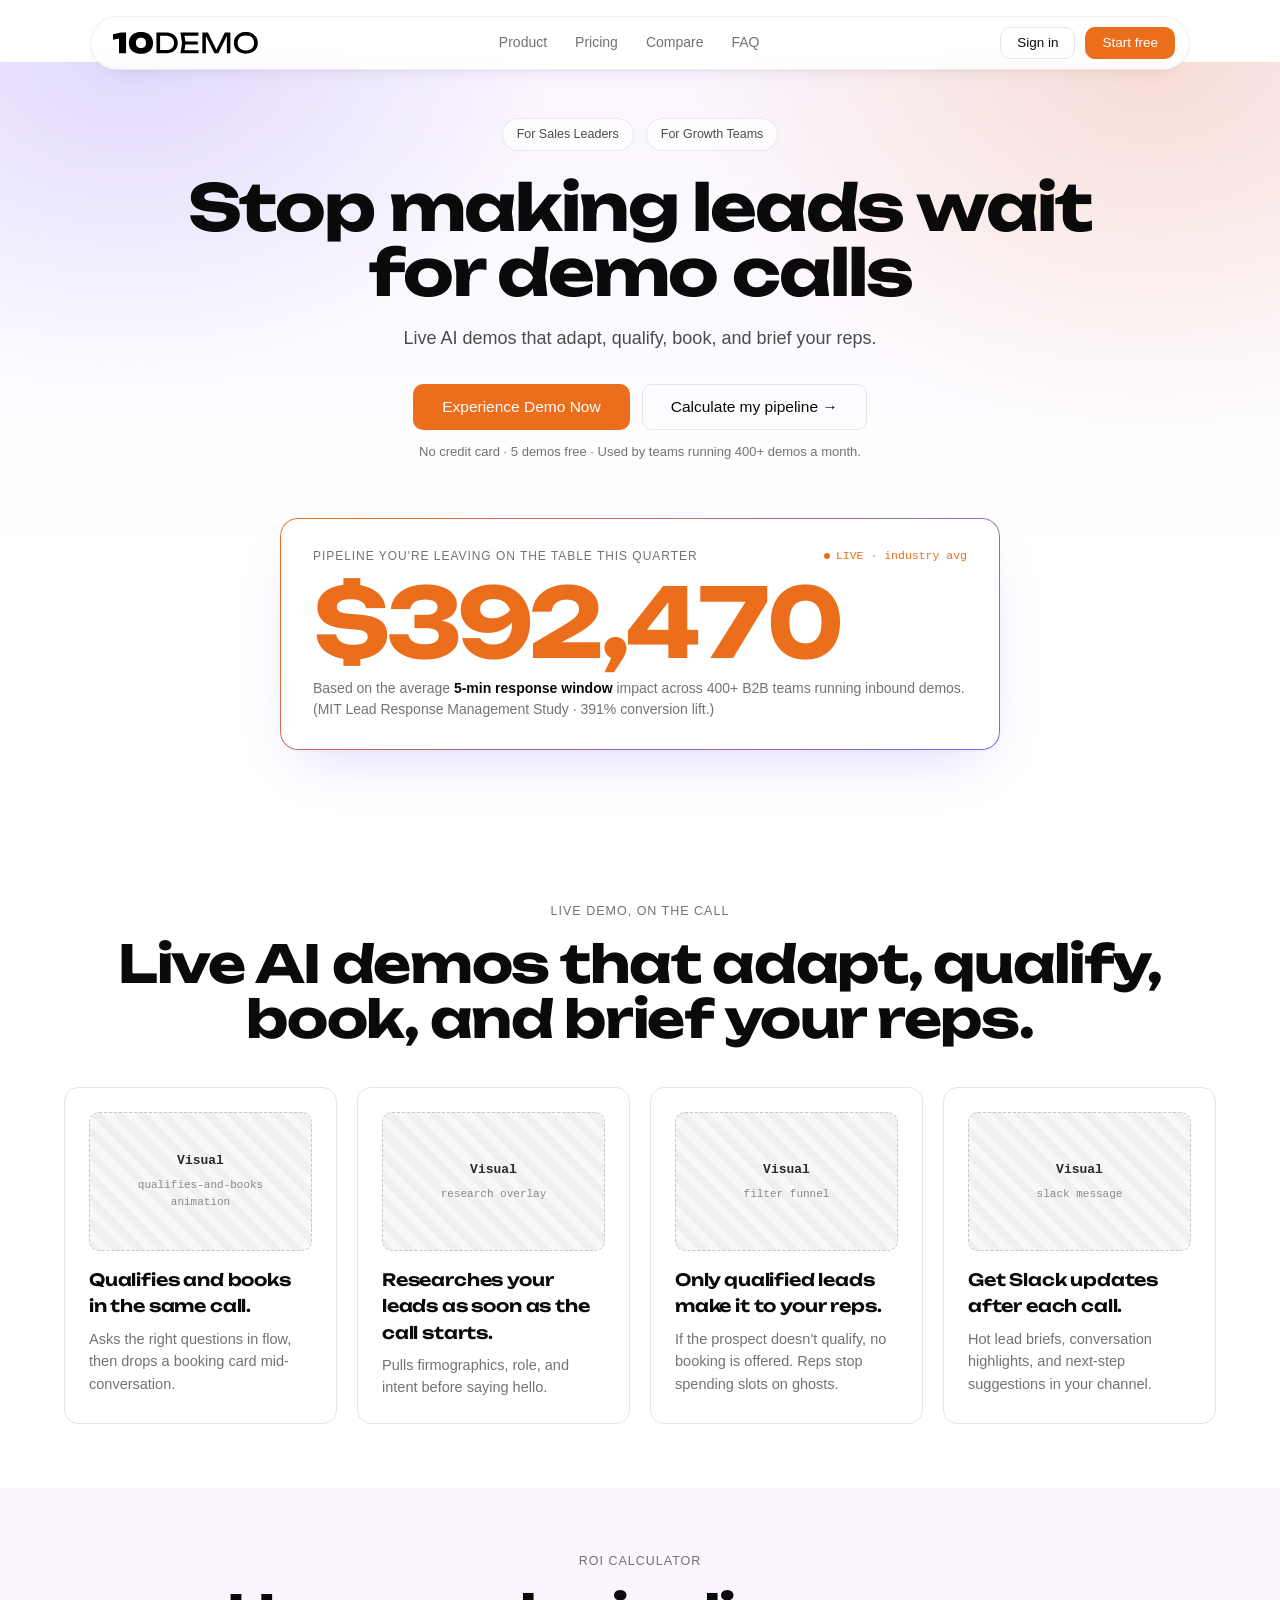
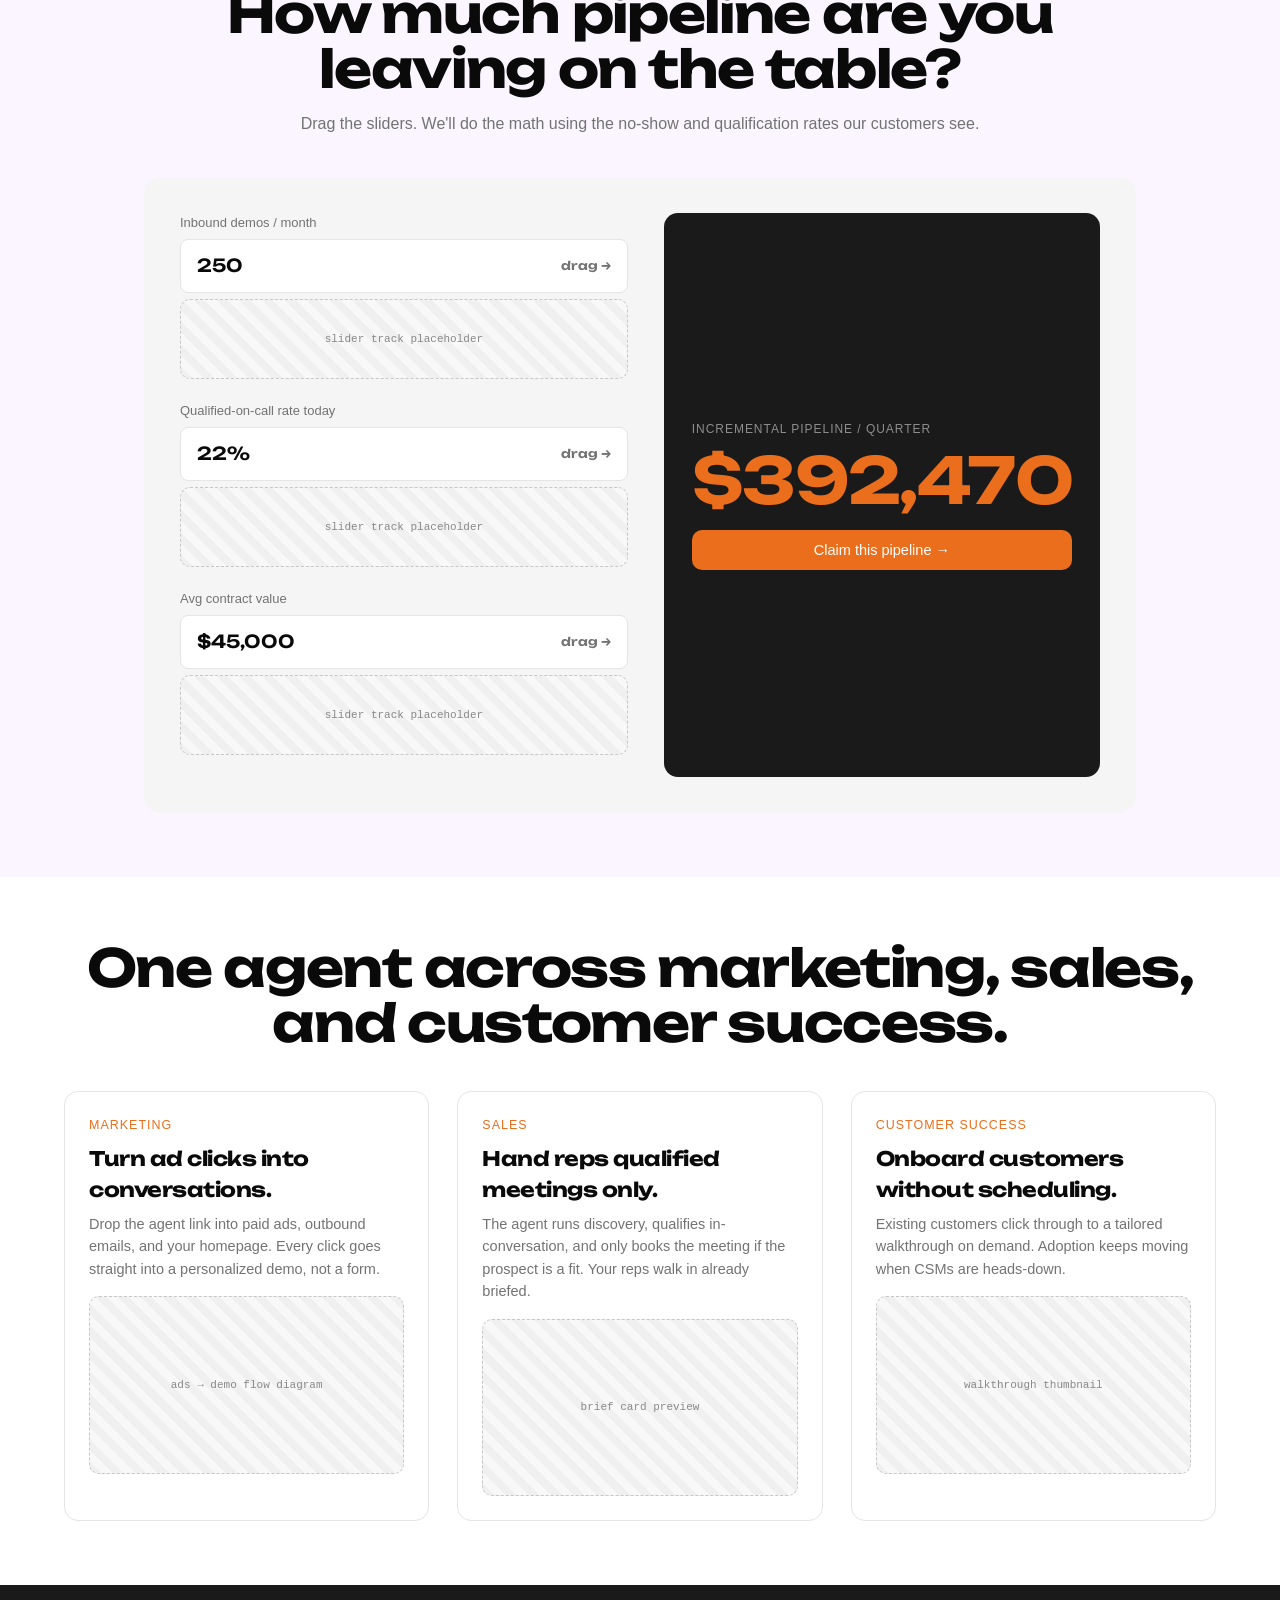
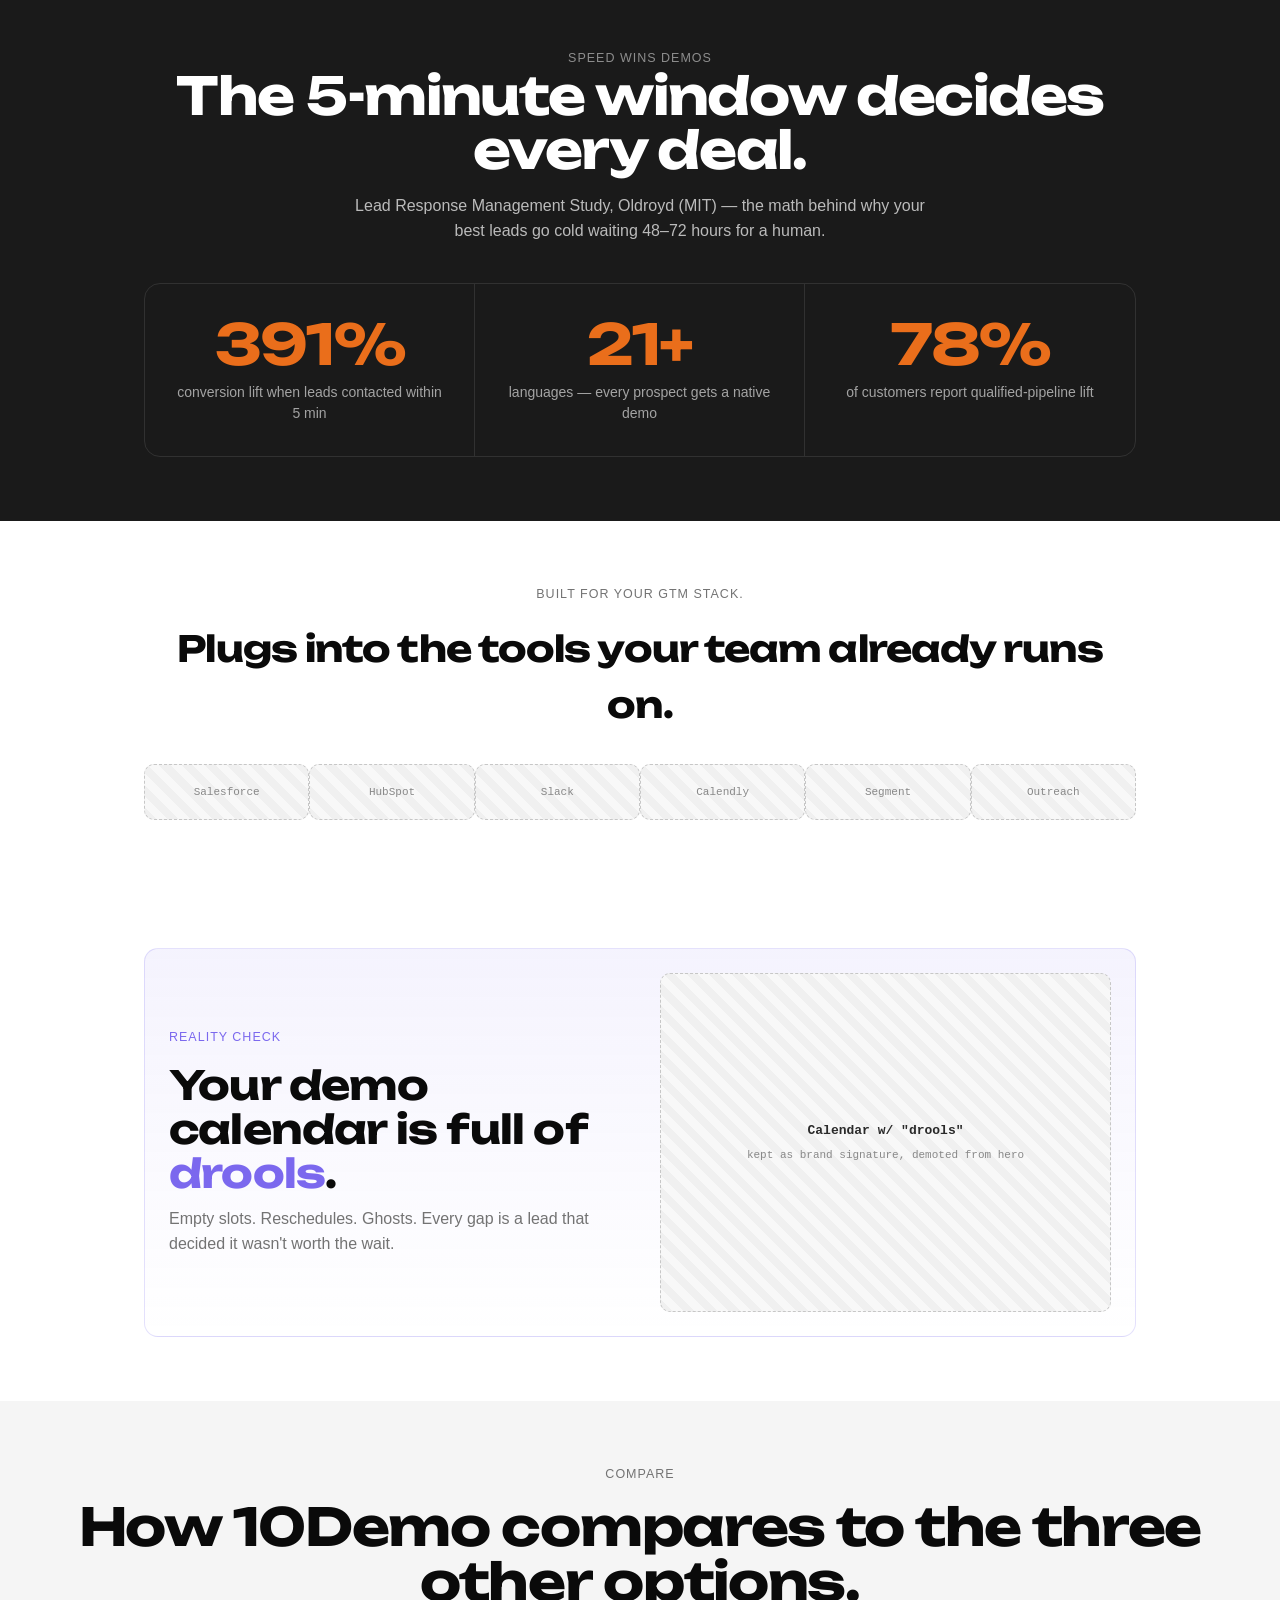
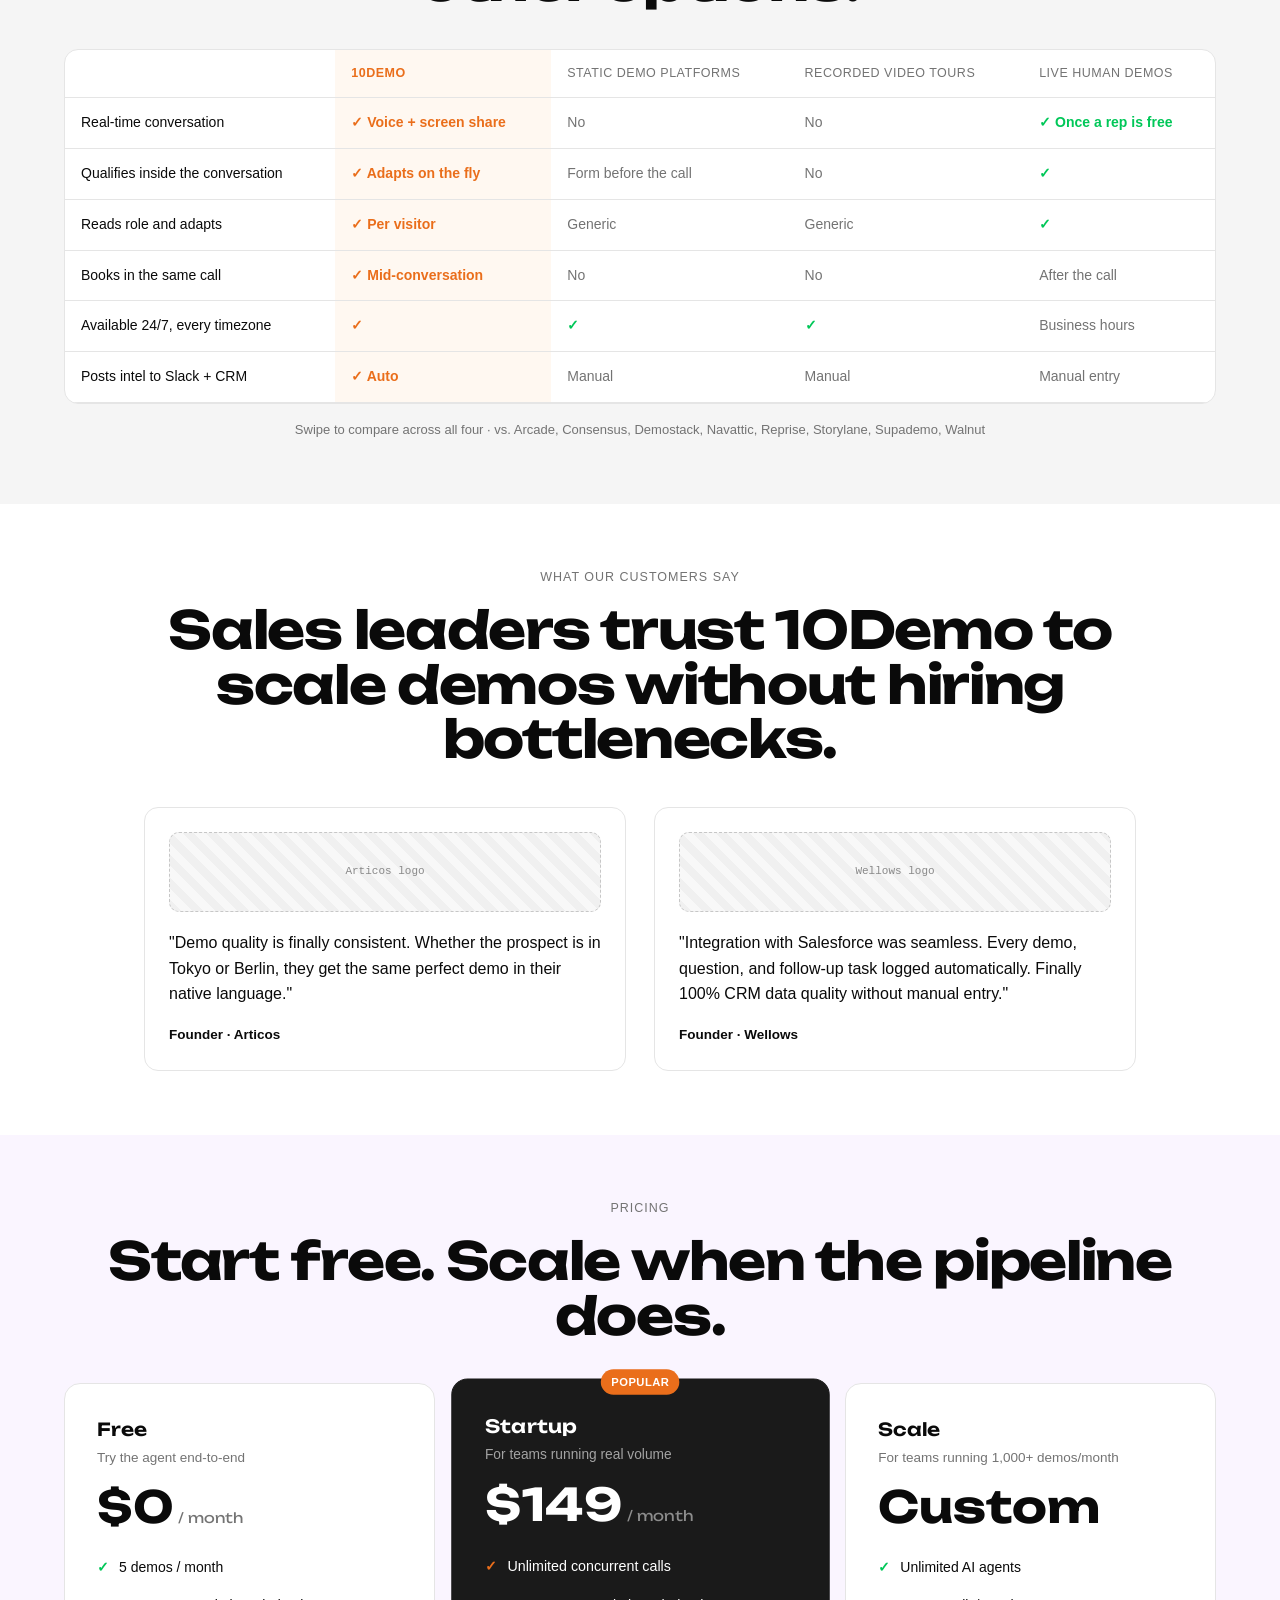
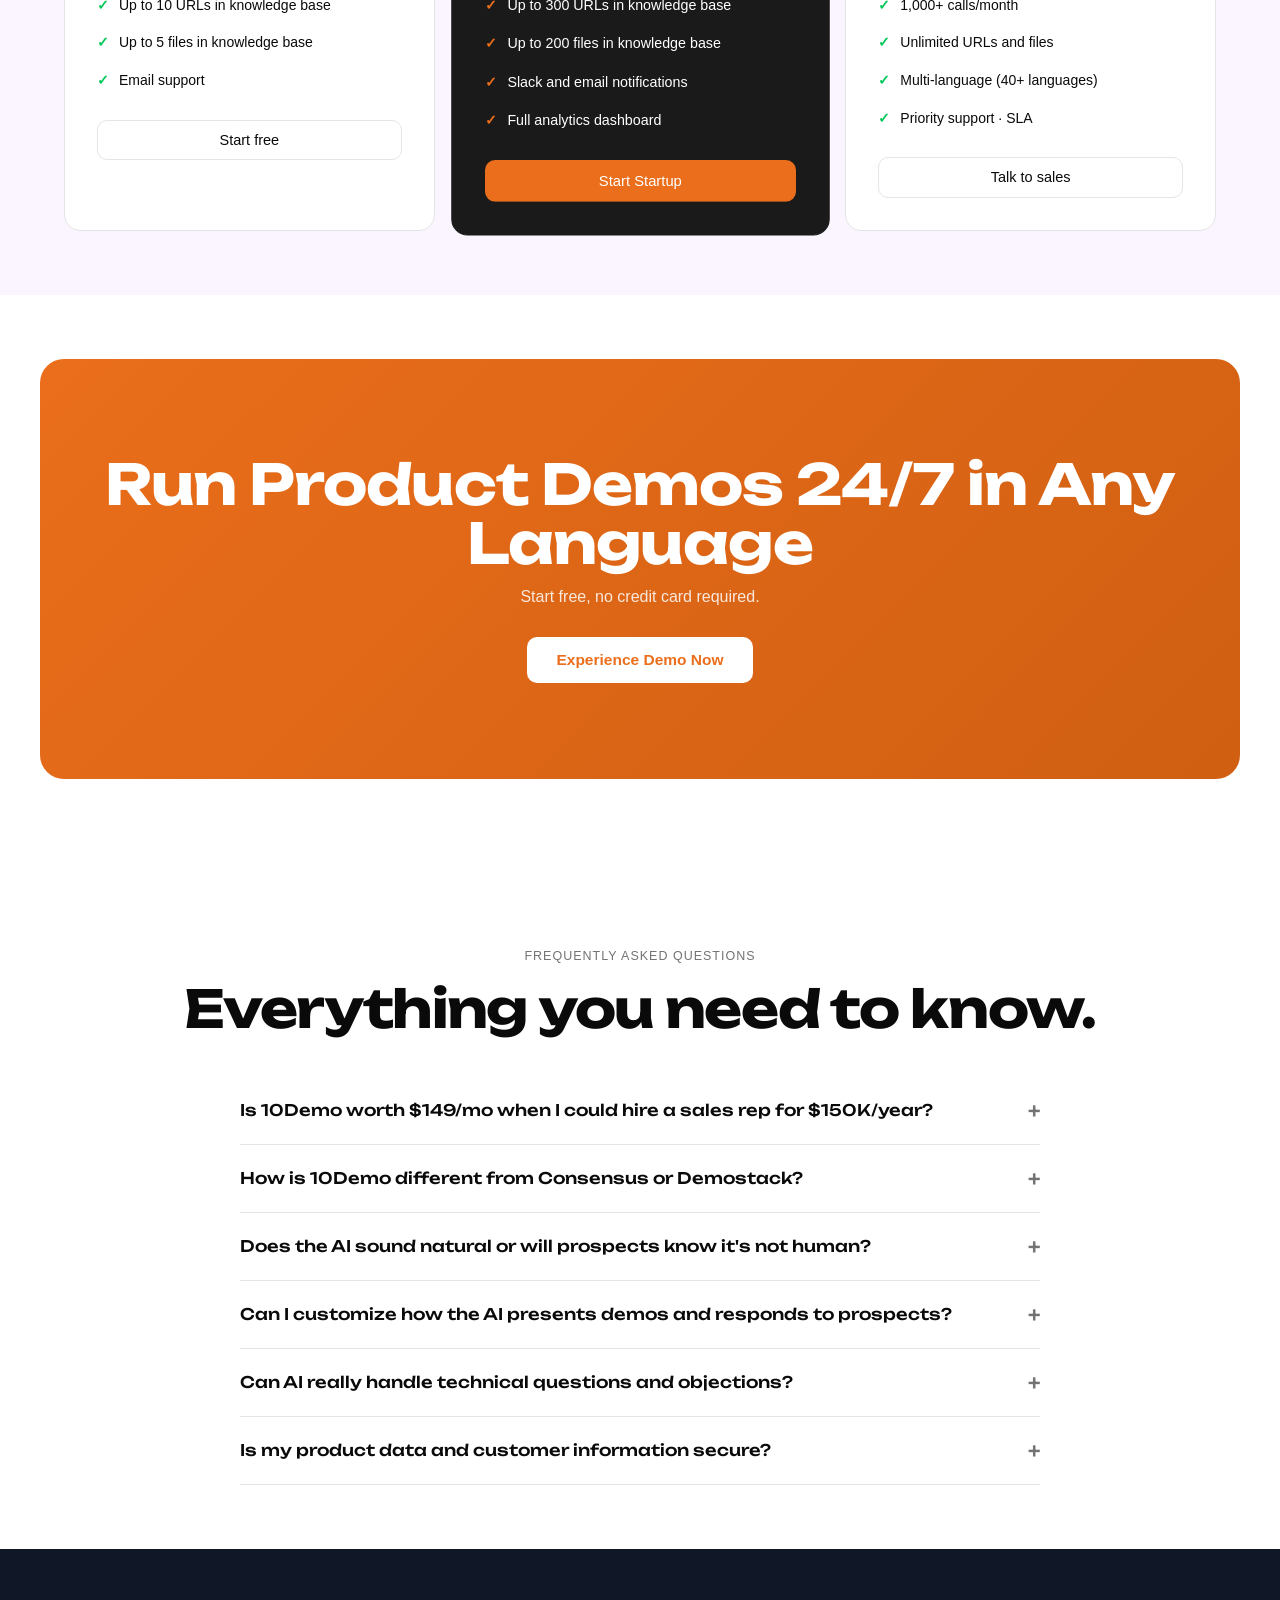
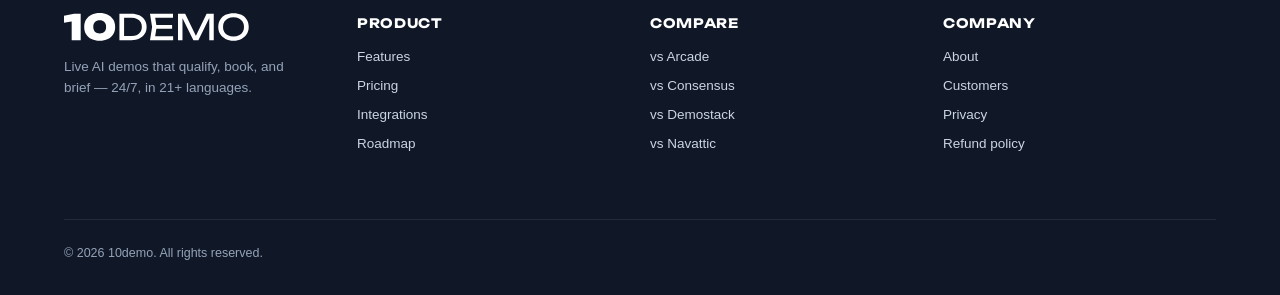
<file: a/index.html>
<!DOCTYPE html>
<html lang="en">
<head>
<meta charset="utf-8" />
<meta name="viewport" content="width=device-width, initial-scale=1" />
<title>10demo — Stop making leads wait for demo calls</title>
<link rel="stylesheet" href="assets/brand.css" />
<style>
  /* ============ Variant A — OUTCOME-LED specific overrides ============
     Hypothesis: B2B buyers convert when they see the dollar outcome up front.
     Move: orange takes the lead, density tightens, ROI surfaces fast.
     Lavender retreats to background only. */

  body { background: #fff; }

  /* Hero — Outcome-led: orange-dominated, $ counter is the visual */
  .hero-a {
    position: relative; overflow: hidden;
    padding: 56px 0 88px;
    background:
      radial-gradient(ellipse 60% 80% at 90% 0%, rgba(234,110,27,0.18), transparent 60%),
      radial-gradient(ellipse 55% 70% at 10% 0%, rgba(123,104,238,0.20), transparent 60%),
      linear-gradient(180deg, #faf5ff 0%, #ffffff 65%);
  }
  .hero-a .pre-chips { display: flex; gap: 12px; justify-content: center; margin-bottom: 24px; }
  .pre-chip {
    background: rgba(255,255,255,0.7); border: 1px solid rgba(0,0,0,0.08);
    border-radius: 999px; padding: 6px 14px; font-size: 12.5px; font-weight: 500;
    color: #4b4b4b; backdrop-filter: blur(10px);
  }
  .hero-a h1 {
    font-family: 'Unbounded', sans-serif; font-weight: 700;
    font-size: clamp(38px, 5.4vw, 64px); line-height: 1.02;
    letter-spacing: -0.03em; text-align: center; max-width: 920px; margin: 0 auto 20px;
  }
  .hero-a .sub {
    text-align: center; font-size: 18px; line-height: 1.5; color: #4b4b4b;
    max-width: 580px; margin: 0 auto 32px;
  }
  .hero-a .ctas { display: flex; gap: 12px; justify-content: center; margin-bottom: 12px; }
  .hero-a .trust { text-align: center; font-size: 13px; color: var(--muted-foreground); }

  /* The $ counter — primary visual hook */
  .pipeline-counter {
    margin: 56px auto 0; max-width: 720px; padding: 28px 32px;
    background: #fff; border: 1px solid rgba(0,0,0,0.08);
    border-radius: 18px; box-shadow: 0 24px 56px -24px rgba(123,104,238,0.30), 0 1px 2px rgba(0,0,0,0.04);
    position: relative;
  }
  .pipeline-counter::before {
    content: ""; position: absolute; inset: -1px; border-radius: inherit;
    padding: 1px; background: linear-gradient(135deg, var(--orange) 0%, var(--lavender) 100%);
    -webkit-mask: linear-gradient(#fff 0 0) content-box, linear-gradient(#fff 0 0);
    -webkit-mask-composite: xor; mask-composite: exclude; pointer-events: none;
  }
  .pipeline-counter .label-row { display: flex; justify-content: space-between; align-items: center; margin-bottom: 8px; }
  .pipeline-counter .label-row .lbl { font-size: 12px; letter-spacing: 0.08em; text-transform: uppercase; color: var(--muted-foreground); }
  .pipeline-counter .label-row .live {
    display: inline-flex; align-items: center; gap: 6px; font-size: 11.5px;
    color: var(--orange); font-family: ui-monospace, monospace;
  }
  .pipeline-counter .live::before {
    content: ""; width: 6px; height: 6px; background: var(--orange); border-radius: 50%;
    animation: pulse 1.6s infinite;
  }
  @keyframes pulse { 0%, 100% { opacity: 1; } 50% { opacity: 0.3; } }
  .pipeline-counter .figure {
    font-family: 'Unbounded', sans-serif; font-weight: 700;
    font-size: clamp(56px, 8vw, 96px); line-height: 1; letter-spacing: -0.04em;
    color: var(--orange); font-feature-settings: "tnum";
  }
  .pipeline-counter .caption { font-size: 14px; color: var(--muted-foreground); margin-top: 8px; }
  .pipeline-counter .caption b { color: var(--foreground); }

  /* Density-tightened sections */
  section.tight-a { padding: 64px 0; }
  .stats-row {
    display: grid; grid-template-columns: repeat(3, 1fr); gap: 0;
    border: 1px solid var(--border); border-radius: 16px; overflow: hidden;
  }
  .stats-row > div { padding: 32px; border-right: 1px solid var(--border); text-align: center; background: #fff; }
  .stats-row > div:last-child { border-right: 0; }
  .stats-row .num {
    font-family: 'Unbounded', sans-serif; font-weight: 700;
    font-size: 56px; line-height: 1; letter-spacing: -0.03em;
    color: var(--orange);
  }
  .stats-row .lbl { font-size: 14px; color: var(--muted-foreground); margin-top: 10px; line-height: 1.5; }

  .roi-card {
    background: var(--muted); border-radius: 18px; padding: 36px;
    display: grid; grid-template-columns: 1.2fr 1fr; gap: 36px; align-items: stretch;
  }
  .roi-card .sliders > div { margin-bottom: 22px; }
  .roi-card label { display: block; font-size: 13px; color: var(--muted-foreground); margin-bottom: 6px; font-weight: 500; }
  .roi-card .slider-display {
    background: #fff; padding: 12px 16px; border-radius: 8px; border: 1px solid var(--border);
    display: flex; justify-content: space-between; align-items: center;
    font-family: 'Unbounded', sans-serif; font-weight: 600; font-size: 18px;
  }
  .roi-card .result {
    background: #1a1a1a; color: #fff; border-radius: 14px; padding: 28px;
    display: flex; flex-direction: column; justify-content: center;
  }
  .roi-card .result .small { font-size: 12px; letter-spacing: 0.08em; text-transform: uppercase; color: rgba(255,255,255,0.5); }
  .roi-card .result .big {
    font-family: 'Unbounded', sans-serif; font-weight: 700;
    font-size: clamp(40px, 5vw, 64px); line-height: 1.05; letter-spacing: -0.025em;
    color: var(--orange); margin: 8px 0 16px;
  }

  /* Compare table */
  .compare-table { width: 100%; border-collapse: collapse; font-size: 14px; }
  .compare-table th, .compare-table td { padding: 14px 16px; text-align: left; border-bottom: 1px solid var(--border); }
  .compare-table th { font-weight: 500; color: var(--muted-foreground); font-size: 12.5px; letter-spacing: 0.04em; text-transform: uppercase; }
  .compare-table .ours { background: #fff8f1; color: var(--orange); font-weight: 600; }
  .compare-table .check { color: var(--green); font-weight: 700; }
  .compare-table .x { color: var(--muted-foreground); }

  /* Pricing */
  .pricing-grid { display: grid; grid-template-columns: repeat(3, 1fr); gap: 20px; }
  @media (max-width: 900px) { .pricing-grid { grid-template-columns: 1fr; } }
  .price-card { background: #fff; border: 1px solid var(--border); border-radius: 16px; padding: 32px; }
  .price-card.featured {
    background: #1a1a1a; color: #fff; border: 1px solid #1a1a1a;
    transform: scale(1.02); position: relative;
  }
  .price-card.featured .badge {
    position: absolute; top: -10px; left: 50%; transform: translateX(-50%);
    background: var(--orange); color: #fff; font-size: 11px; padding: 4px 10px;
    border-radius: 999px; font-weight: 600; letter-spacing: 0.04em; text-transform: uppercase;
  }
  .price-card h3 { font-family: 'Unbounded', sans-serif; font-size: 18px; font-weight: 600; margin-bottom: 4px; }
  .price-card .price {
    font-family: 'Unbounded', sans-serif; font-size: 44px; font-weight: 700;
    line-height: 1; margin: 16px 0 4px;
  }
  .price-card .price small { font-size: 14px; font-weight: 400; color: var(--muted-foreground); margin-left: 4px; }
  .price-card.featured .price small { color: rgba(255,255,255,0.5); }
  .price-card ul { list-style: none; margin-top: 20px; }
  .price-card li { padding: 8px 0; font-size: 14px; padding-left: 22px; position: relative; }
  .price-card li::before { content: "✓"; position: absolute; left: 0; color: var(--green); font-weight: 700; }
  .price-card.featured li::before { color: var(--orange); }
  .price-card .price-cta { margin-top: 20px; width: 100%; }

  /* FAQ */
  .faq-list { max-width: 800px; margin: 0 auto; }
  .faq-item { border-bottom: 1px solid var(--border); padding: 18px 0; cursor: pointer; }
  .faq-item summary { font-family: 'Unbounded', sans-serif; font-size: 16px; font-weight: 500; list-style: none; display: flex; justify-content: space-between; align-items: center; }
  .faq-item summary::after { content: "+"; color: var(--muted-foreground); font-size: 20px; }
  .faq-item[open] summary::after { content: "−"; }
  .faq-item p { margin-top: 12px; color: var(--muted-foreground); font-size: 14.5px; line-height: 1.6; }

  /* Final CTA */
  .final-cta {
    background: linear-gradient(135deg, var(--orange) 0%, #d05f12 100%);
    color: #fff; text-align: center; padding: 96px 24px;
    border-radius: 24px; margin: 0 24px 40px; max-width: var(--container); margin-left: auto; margin-right: auto;
  }
  .final-cta h2 { font-family: 'Unbounded', sans-serif; font-size: clamp(32px, 4.5vw, 56px); font-weight: 700; line-height: 1.05; letter-spacing: -0.02em; margin-bottom: 12px; }
  .final-cta p { font-size: 16px; color: rgba(255,255,255,0.85); margin-bottom: 28px; }

  /* Logo wall */
  .logo-wall { display: grid; grid-template-columns: repeat(6, 1fr); gap: 0; align-items: center; }
  .logo-wall .placeholder { min-height: 56px; padding: 14px; font-size: 11.5px; }
</style>
</head>
<body>
<header class="nav-bar" style="margin-top: 8px;">
  <img src="assets/logo.svg" alt="10demo" class="logo" />
  <nav>
    <a href="#features">Product</a>
    <a href="#roi">Pricing</a>
    <a href="#compare">Compare</a>
    <a href="#faq">FAQ</a>
  </nav>
  <div class="nav-actions">
    <button class="btn btn-secondary" style="padding: 8px 16px; font-size: 13.5px;">Sign in</button>
    <button class="btn btn-orange" style="padding: 8px 16px; font-size: 13.5px;">Start free</button>
  </div>
</header>

<!-- ═══════════════ HERO — OUTCOME-LED ═══════════════ -->
<section class="hero-a">
  <div class="container">
    <div class="pre-chips">
      <span class="pre-chip">For Sales Leaders</span>
      <span class="pre-chip">For Growth Teams</span>
    </div>
    <h1>Stop making leads wait for demo calls</h1>
    <p class="sub">Live AI demos that adapt, qualify, book, and brief your reps.</p>
    <div class="ctas">
      <a href="#" class="btn btn-orange btn-lg">Experience Demo Now</a>
      <a href="#roi" class="btn btn-secondary btn-lg">Calculate my pipeline →</a>
    </div>
    <p class="trust">No credit card · 5 demos free · Used by teams running 400+ demos a month.</p>

    <div class="pipeline-counter">
      <div class="label-row">
        <span class="lbl">Pipeline you're leaving on the table this quarter</span>
        <span class="live">LIVE · industry avg</span>
      </div>
      <div class="figure">$392,470</div>
      <p class="caption">Based on the average <b>5-min response window</b> impact across 400+ B2B teams running inbound demos. (MIT Lead Response Management Study · 391% conversion lift.)</p>
    </div>
  </div>
</section>

<!-- ═══════════════ FEATURE GRID — Live AI demos ═══════════════ -->
<section id="features" class="tight-a">
  <div class="container">
    <p class="eyebrow text-center mb-2">Live demo, on the call</p>
    <h2 class="section-title text-center mb-4">Live AI demos that adapt, qualify, book, and brief your reps.</h2>

    <div class="grid-4">
      <div class="card card-feature">
        <div class="placeholder" style="aspect-ratio: 16/10; margin-bottom: 16px;"><strong>Visual</strong><small>qualifies-and-books animation</small></div>
        <h4>Qualifies and books in the same call.</h4>
        <p>Asks the right questions in flow, then drops a booking card mid-conversation.</p>
      </div>
      <div class="card card-feature">
        <div class="placeholder" style="aspect-ratio: 16/10; margin-bottom: 16px;"><strong>Visual</strong><small>research overlay</small></div>
        <h4>Researches your leads as soon as the call starts.</h4>
        <p>Pulls firmographics, role, and intent before saying hello.</p>
      </div>
      <div class="card card-feature">
        <div class="placeholder" style="aspect-ratio: 16/10; margin-bottom: 16px;"><strong>Visual</strong><small>filter funnel</small></div>
        <h4>Only qualified leads make it to your reps.</h4>
        <p>If the prospect doesn't qualify, no booking is offered. Reps stop spending slots on ghosts.</p>
      </div>
      <div class="card card-feature">
        <div class="placeholder" style="aspect-ratio: 16/10; margin-bottom: 16px;"><strong>Visual</strong><small>slack message</small></div>
        <h4>Get Slack updates after each call.</h4>
        <p>Hot lead briefs, conversation highlights, and next-step suggestions in your channel.</p>
      </div>
    </div>
  </div>
</section>

<!-- ═══════════════ ROI CALCULATOR ═══════════════ -->
<section id="roi" class="tight-a" style="background: #faf5ff;">
  <div class="container-tight">
    <p class="eyebrow text-center mb-2">ROI calculator</p>
    <h2 class="section-title text-center mb-2">How much pipeline are you leaving on the table?</h2>
    <p class="text-center text-muted mb-4">Drag the sliders. We'll do the math using the no-show and qualification rates our customers see.</p>

    <div class="roi-card">
      <div class="sliders">
        <div>
          <label>Inbound demos / month</label>
          <div class="slider-display"><span>250</span><span class="text-muted" style="font-size:12px">drag →</span></div>
          <div class="placeholder" style="height: 14px; padding: 0; margin-top: 6px;"><small>slider track placeholder</small></div>
        </div>
        <div>
          <label>Qualified-on-call rate today</label>
          <div class="slider-display"><span>22%</span><span class="text-muted" style="font-size:12px">drag →</span></div>
          <div class="placeholder" style="height: 14px; padding: 0; margin-top: 6px;"><small>slider track placeholder</small></div>
        </div>
        <div>
          <label>Avg contract value</label>
          <div class="slider-display"><span>$45,000</span><span class="text-muted" style="font-size:12px">drag →</span></div>
          <div class="placeholder" style="height: 14px; padding: 0; margin-top: 6px;"><small>slider track placeholder</small></div>
        </div>
      </div>
      <div class="result">
        <span class="small">Incremental pipeline / quarter</span>
        <div class="big">$392,470</div>
        <button class="btn btn-orange">Claim this pipeline →</button>
      </div>
    </div>
  </div>
</section>

<!-- ═══════════════ ONE AGENT — TRIPLE USE CASE ═══════════════ -->
<section class="tight-a">
  <div class="container">
    <h2 class="section-title text-center mb-4">One agent across marketing, sales, and customer success.</h2>
    <div class="grid-3">
      <div class="card">
        <p class="eyebrow text-orange mb-1">Marketing</p>
        <h4 class="font-display" style="font-size: 20px; margin-bottom: 8px;">Turn ad clicks into conversations.</h4>
        <p class="text-muted" style="font-size: 14.5px;">Drop the agent link into paid ads, outbound emails, and your homepage. Every click goes straight into a personalized demo, not a form.</p>
        <div class="placeholder" style="margin-top: 16px; aspect-ratio: 16/9;"><small>ads → demo flow diagram</small></div>
      </div>
      <div class="card">
        <p class="eyebrow text-orange mb-1">Sales</p>
        <h4 class="font-display" style="font-size: 20px; margin-bottom: 8px;">Hand reps qualified meetings only.</h4>
        <p class="text-muted" style="font-size: 14.5px;">The agent runs discovery, qualifies in-conversation, and only books the meeting if the prospect is a fit. Your reps walk in already briefed.</p>
        <div class="placeholder" style="margin-top: 16px; aspect-ratio: 16/9;"><small>brief card preview</small></div>
      </div>
      <div class="card">
        <p class="eyebrow text-orange mb-1">Customer Success</p>
        <h4 class="font-display" style="font-size: 20px; margin-bottom: 8px;">Onboard customers without scheduling.</h4>
        <p class="text-muted" style="font-size: 14.5px;">Existing customers click through to a tailored walkthrough on demand. Adoption keeps moving when CSMs are heads-down.</p>
        <div class="placeholder" style="margin-top: 16px; aspect-ratio: 16/9;"><small>walkthrough thumbnail</small></div>
      </div>
    </div>
  </div>
</section>

<!-- ═══════════════ SPEED WINS DEMOS — STATS TRIPLET ═══════════════ -->
<section class="tight-a" style="background: #1a1a1a; color: #fff;">
  <div class="container-tight text-center">
    <p class="eyebrow" style="color: rgba(255,255,255,0.5);">Speed wins demos</p>
    <h2 class="section-title" style="color: #fff;">The 5-minute window decides every deal.</h2>
    <p class="text-muted mt-2 mb-4" style="color: rgba(255,255,255,0.7); max-width: 580px; margin: 16px auto 40px;">Lead Response Management Study, Oldroyd (MIT) — the math behind why your best leads go cold waiting 48–72 hours for a human.</p>
    <div class="stats-row" style="background: transparent; border-color: rgba(255,255,255,0.1);">
      <div style="background: transparent; border-color: rgba(255,255,255,0.1);">
        <div class="num">391%</div>
        <div class="lbl" style="color: rgba(255,255,255,0.6);">conversion lift when leads contacted within 5 min</div>
      </div>
      <div style="background: transparent; border-color: rgba(255,255,255,0.1);">
        <div class="num">21+</div>
        <div class="lbl" style="color: rgba(255,255,255,0.6);">languages — every prospect gets a native demo</div>
      </div>
      <div style="background: transparent; border-color: rgba(255,255,255,0.1);">
        <div class="num">78%</div>
        <div class="lbl" style="color: rgba(255,255,255,0.6);">of customers report qualified-pipeline lift</div>
      </div>
    </div>
  </div>
</section>

<!-- ═══════════════ GTM STACK LOGO WALL ═══════════════ -->
<section class="tight-a">
  <div class="container-tight text-center">
    <p class="eyebrow mb-2">Built for your GTM stack.</p>
    <h2 class="font-display" style="font-size: clamp(24px, 3vw, 36px); margin-bottom: 32px;">Plugs into the tools your team already runs on.</h2>
    <div class="logo-wall">
      <div class="placeholder"><small>Salesforce</small></div>
      <div class="placeholder"><small>HubSpot</small></div>
      <div class="placeholder"><small>Slack</small></div>
      <div class="placeholder"><small>Calendly</small></div>
      <div class="placeholder"><small>Segment</small></div>
      <div class="placeholder"><small>Outreach</small></div>
    </div>
  </div>
</section>

<!-- ═══════════════ CALENDAR JOKE — DEMOTED TO MID-PAGE CARD ═══════════════ -->
<section class="tight-a">
  <div class="container-tight">
    <div class="card" style="background: linear-gradient(180deg, rgba(123,104,238,0.08), transparent); border-color: rgba(123,104,238,0.2);">
      <div class="grid-2" style="gap: 40px; align-items: center;">
        <div>
          <p class="eyebrow text-lavender mb-2">Reality check</p>
          <h3 class="font-display" style="font-size: clamp(28px, 3.4vw, 40px); line-height: 1.1; letter-spacing: -0.02em; margin-bottom: 12px;">Your demo calendar is full of <span class="text-lavender">drools</span>.</h3>
          <p class="text-muted">Empty slots. Reschedules. Ghosts. Every gap is a lead that decided it wasn't worth the wait.</p>
        </div>
        <div class="placeholder" style="aspect-ratio: 4/3; min-height: 200px;">
          <strong>Calendar w/ "drools"</strong>
          <small>kept as brand signature, demoted from hero</small>
        </div>
      </div>
    </div>
  </div>
</section>

<!-- ═══════════════ COMPARE TABLE ═══════════════ -->
<section id="compare" class="tight-a" style="background: var(--muted);">
  <div class="container">
    <p class="eyebrow text-center mb-2">Compare</p>
    <h2 class="section-title text-center mb-4">How 10Demo compares to the three other options.</h2>
    <div class="card" style="padding: 0; overflow: hidden;">
      <table class="compare-table">
        <thead>
          <tr>
            <th></th>
            <th class="ours" style="text-align: left;">10Demo</th>
            <th>Static demo platforms</th>
            <th>Recorded video tours</th>
            <th>Live human demos</th>
          </tr>
        </thead>
        <tbody>
          <tr><td>Real-time conversation</td><td class="ours">✓ Voice + screen share</td><td class="x">No</td><td class="x">No</td><td class="check">✓ Once a rep is free</td></tr>
          <tr><td>Qualifies inside the conversation</td><td class="ours">✓ Adapts on the fly</td><td class="x">Form before the call</td><td class="x">No</td><td class="check">✓</td></tr>
          <tr><td>Reads role and adapts</td><td class="ours">✓ Per visitor</td><td class="x">Generic</td><td class="x">Generic</td><td class="check">✓</td></tr>
          <tr><td>Books in the same call</td><td class="ours">✓ Mid-conversation</td><td class="x">No</td><td class="x">No</td><td class="x">After the call</td></tr>
          <tr><td>Available 24/7, every timezone</td><td class="ours">✓</td><td class="check">✓</td><td class="check">✓</td><td class="x">Business hours</td></tr>
          <tr><td>Posts intel to Slack + CRM</td><td class="ours">✓ Auto</td><td class="x">Manual</td><td class="x">Manual</td><td class="x">Manual entry</td></tr>
        </tbody>
      </table>
    </div>
    <p class="text-center text-muted mt-2" style="font-size: 13px;">Swipe to compare across all four · vs. Arcade, Consensus, Demostack, Navattic, Reprise, Storylane, Supademo, Walnut</p>
  </div>
</section>

<!-- ═══════════════ TESTIMONIALS ═══════════════ -->
<section class="tight-a">
  <div class="container-tight">
    <p class="eyebrow text-center mb-2">What our customers say</p>
    <h2 class="section-title text-center mb-4">Sales leaders trust 10Demo to scale demos without hiring bottlenecks.</h2>
    <div class="grid-2">
      <div class="card">
        <div class="placeholder" style="height: 70px; margin-bottom: 18px; aspect-ratio: auto;"><small>Articos logo</small></div>
        <p style="font-size: 16px; line-height: 1.6; margin-bottom: 18px;">"Demo quality is finally consistent. Whether the prospect is in Tokyo or Berlin, they get the same perfect demo in their native language."</p>
        <p class="text-muted" style="font-size: 13.5px;"><b style="color: var(--foreground);">Founder · Articos</b></p>
      </div>
      <div class="card">
        <div class="placeholder" style="height: 70px; margin-bottom: 18px; aspect-ratio: auto;"><small>Wellows logo</small></div>
        <p style="font-size: 16px; line-height: 1.6; margin-bottom: 18px;">"Integration with Salesforce was seamless. Every demo, question, and follow-up task logged automatically. Finally 100% CRM data quality without manual entry."</p>
        <p class="text-muted" style="font-size: 13.5px;"><b style="color: var(--foreground);">Founder · Wellows</b></p>
      </div>
    </div>
  </div>
</section>

<!-- ═══════════════ PRICING ═══════════════ -->
<section class="tight-a" style="background: #faf5ff;">
  <div class="container">
    <p class="eyebrow text-center mb-2">Pricing</p>
    <h2 class="section-title text-center mb-4">Start free. Scale when the pipeline does.</h2>
    <div class="pricing-grid">
      <div class="price-card">
        <h3>Free</h3>
        <p class="text-muted" style="font-size: 13.5px;">Try the agent end-to-end</p>
        <div class="price">$0<small>/ month</small></div>
        <ul>
          <li>5 demos / month</li>
          <li>Up to 10 URLs in knowledge base</li>
          <li>Up to 5 files in knowledge base</li>
          <li>Email support</li>
        </ul>
        <button class="btn btn-secondary price-cta">Start free</button>
      </div>
      <div class="price-card featured">
        <span class="badge">Popular</span>
        <h3>Startup</h3>
        <p style="font-size: 13.5px; color: rgba(255,255,255,0.6);">For teams running real volume</p>
        <div class="price">$149<small>/ month</small></div>
        <ul>
          <li>Unlimited concurrent calls</li>
          <li>Up to 300 URLs in knowledge base</li>
          <li>Up to 200 files in knowledge base</li>
          <li>Slack and email notifications</li>
          <li>Full analytics dashboard</li>
        </ul>
        <button class="btn btn-orange price-cta">Start Startup</button>
      </div>
      <div class="price-card">
        <h3>Scale</h3>
        <p class="text-muted" style="font-size: 13.5px;">For teams running 1,000+ demos/month</p>
        <div class="price">Custom</div>
        <ul>
          <li>Unlimited AI agents</li>
          <li>1,000+ calls/month</li>
          <li>Unlimited URLs and files</li>
          <li>Multi-language (40+ languages)</li>
          <li>Priority support · SLA</li>
        </ul>
        <button class="btn btn-secondary price-cta">Talk to sales</button>
      </div>
    </div>
  </div>
</section>

<!-- ═══════════════ FINAL CTA ═══════════════ -->
<section class="tight-a">
  <div class="final-cta">
    <h2>Run Product Demos 24/7 in Any Language</h2>
    <p>Start free, no credit card required.</p>
    <button class="btn btn-lg" style="background: #fff; color: var(--orange); font-weight: 600;">Experience Demo Now</button>
  </div>
</section>

<!-- ═══════════════ FAQ ═══════════════ -->
<section id="faq" class="tight-a">
  <div class="container-tight">
    <p class="eyebrow text-center mb-2">Frequently asked questions</p>
    <h2 class="section-title text-center mb-4">Everything you need to know.</h2>
    <div class="faq-list">
      <details class="faq-item"><summary>Is 10Demo worth $149/mo when I could hire a sales rep for $150K/year?</summary><p>One mid-market SDR runs ~25 demos a week. 10Demo runs unlimited concurrent demos in 21+ languages, 24/7, and surfaces qualified leads only. The math holds at any team size.</p></details>
      <details class="faq-item"><summary>How is 10Demo different from Consensus or Demostack?</summary><p>Those are static demo platforms — recorded screens with click-to-advance. 10Demo is a live AI agent that adapts to each prospect, qualifies them in the conversation, and books the meeting in the same call.</p></details>
      <details class="faq-item"><summary>Does the AI sound natural or will prospects know it's not human?</summary><p>The AI is upfront — it identifies itself. What customers report is that prospects prefer it: zero scheduling friction, instant answers, and never a sales-pitch detour.</p></details>
      <details class="faq-item"><summary>Can I customize how the AI presents demos and responds to prospects?</summary><p>Yes — knowledge base, tone, qualification rules, booking logic, and CRM hooks are all configurable.</p></details>
      <details class="faq-item"><summary>Can AI really handle technical questions and objections?</summary><p>It handles 90%+ of inbound technical questions in customer deployments. For the rest, it routes the prospect to the right rep with a brief.</p></details>
      <details class="faq-item"><summary>Is my product data and customer information secure?</summary><p>SOC 2 Type II, GDPR-compliant, end-to-end encrypted. Enterprise SSO, audit logs, and data residency available on Scale.</p></details>
    </div>
  </div>
</section>

<!-- ═══════════════ FOOTER ═══════════════ -->
<footer class="site-footer">
  <div class="container">
    <div class="grid-4">
      <div>
        <img src="assets/logo.svg" alt="10demo" style="height: 28px; filter: invert(1) brightness(2); margin-bottom: 16px;" />
        <p style="font-size: 13.5px; color: #94a3b8; max-width: 240px;">Live AI demos that qualify, book, and brief — 24/7, in 21+ languages.</p>
      </div>
      <div>
        <h5>Product</h5>
        <ul><li><a href="#">Features</a></li><li><a href="#">Pricing</a></li><li><a href="#">Integrations</a></li><li><a href="#">Roadmap</a></li></ul>
      </div>
      <div>
        <h5>Compare</h5>
        <ul><li><a href="#">vs Arcade</a></li><li><a href="#">vs Consensus</a></li><li><a href="#">vs Demostack</a></li><li><a href="#">vs Navattic</a></li></ul>
      </div>
      <div>
        <h5>Company</h5>
        <ul><li><a href="#">About</a></li><li><a href="#">Customers</a></li><li><a href="#">Privacy</a></li><li><a href="#">Refund policy</a></li></ul>
      </div>
    </div>
    <div class="footer-bottom">
      <span>© 2026 10demo. All rights reserved.</span>
      
    </div>
  </div>
</footer>

</body>
</html>
</file>
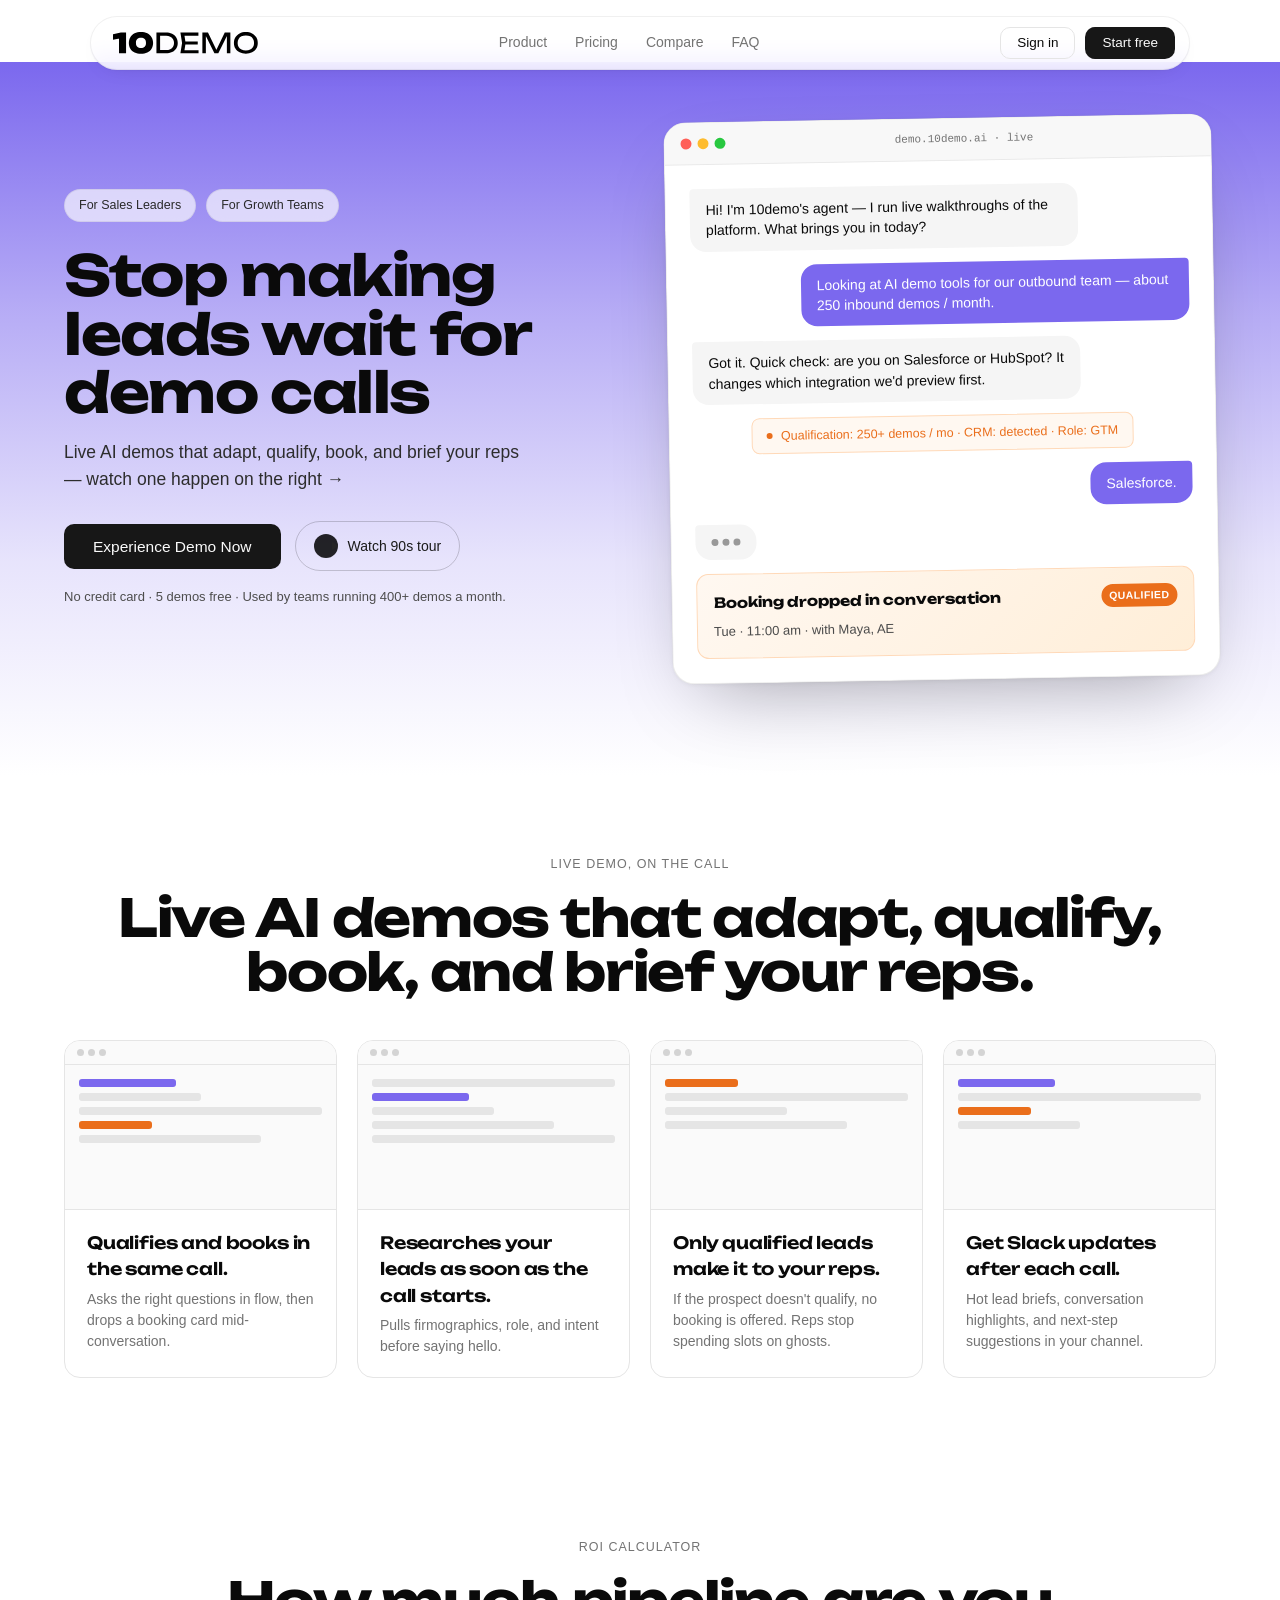
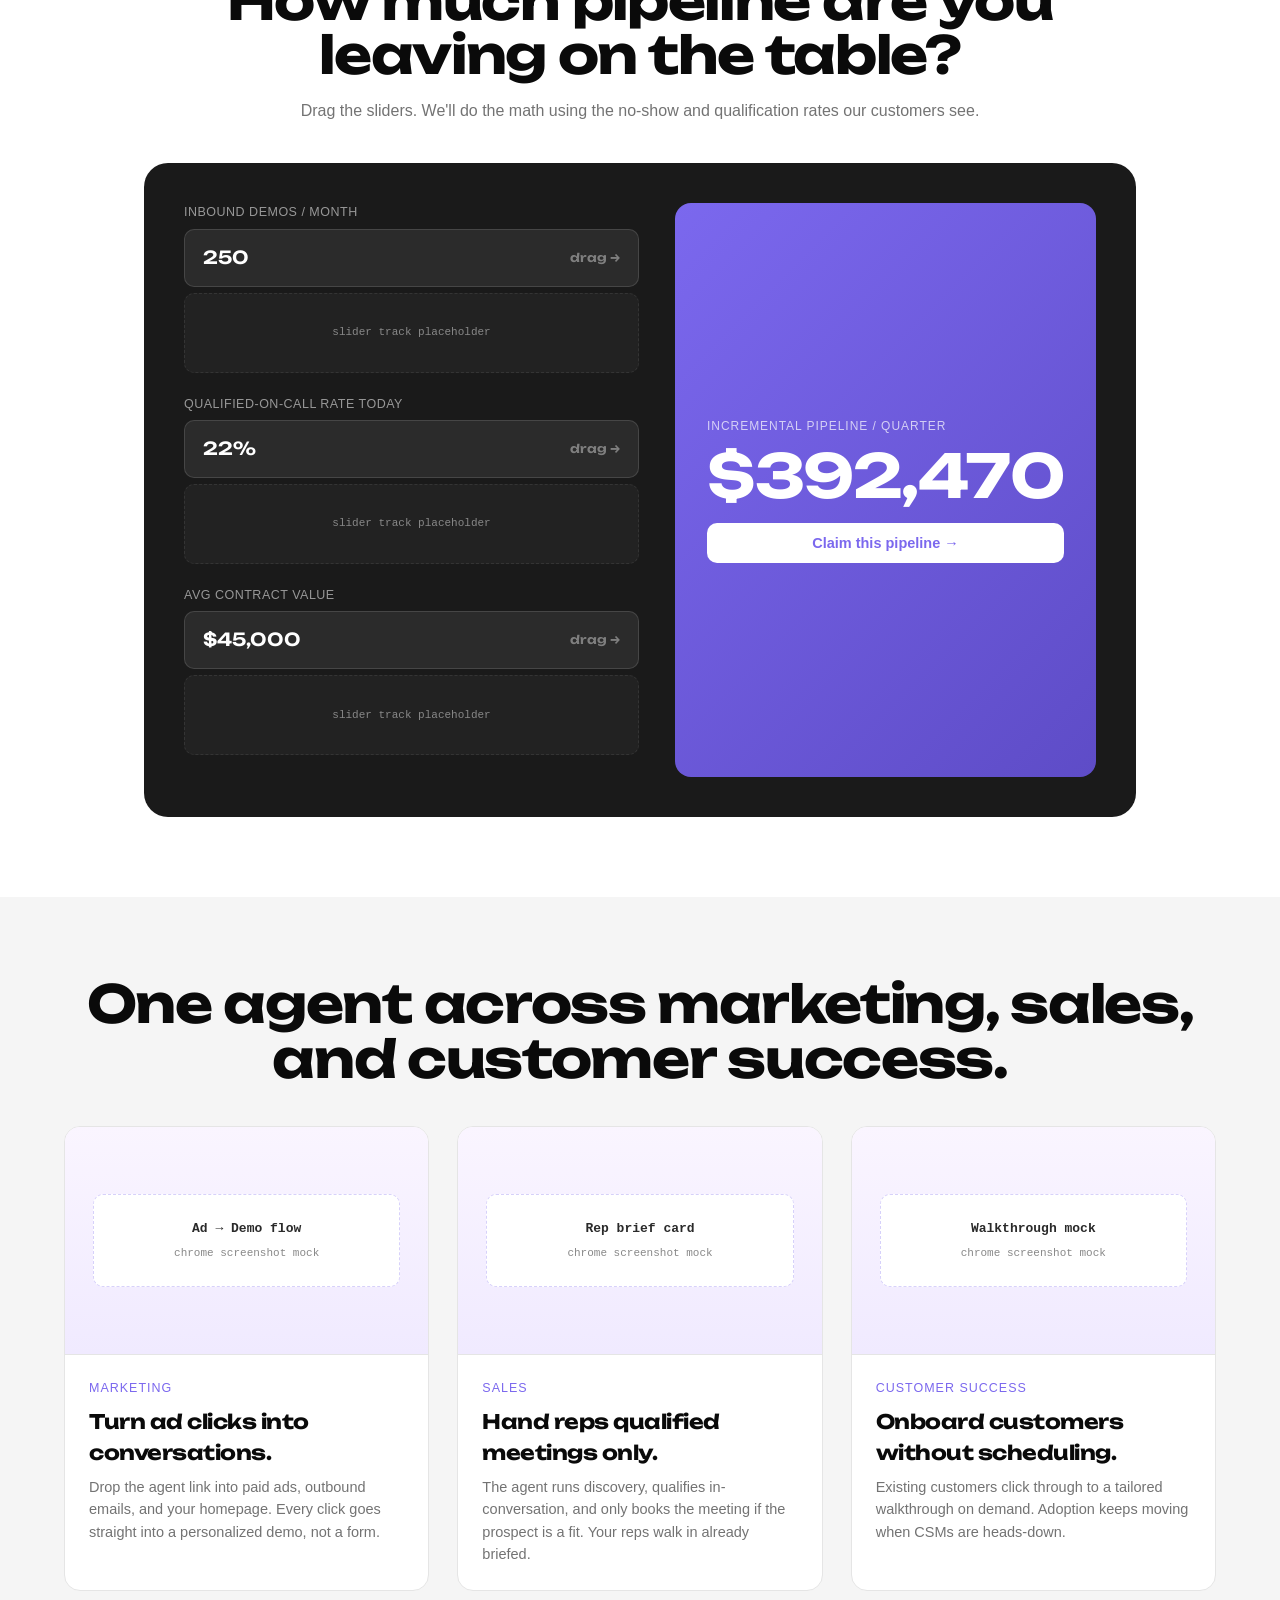
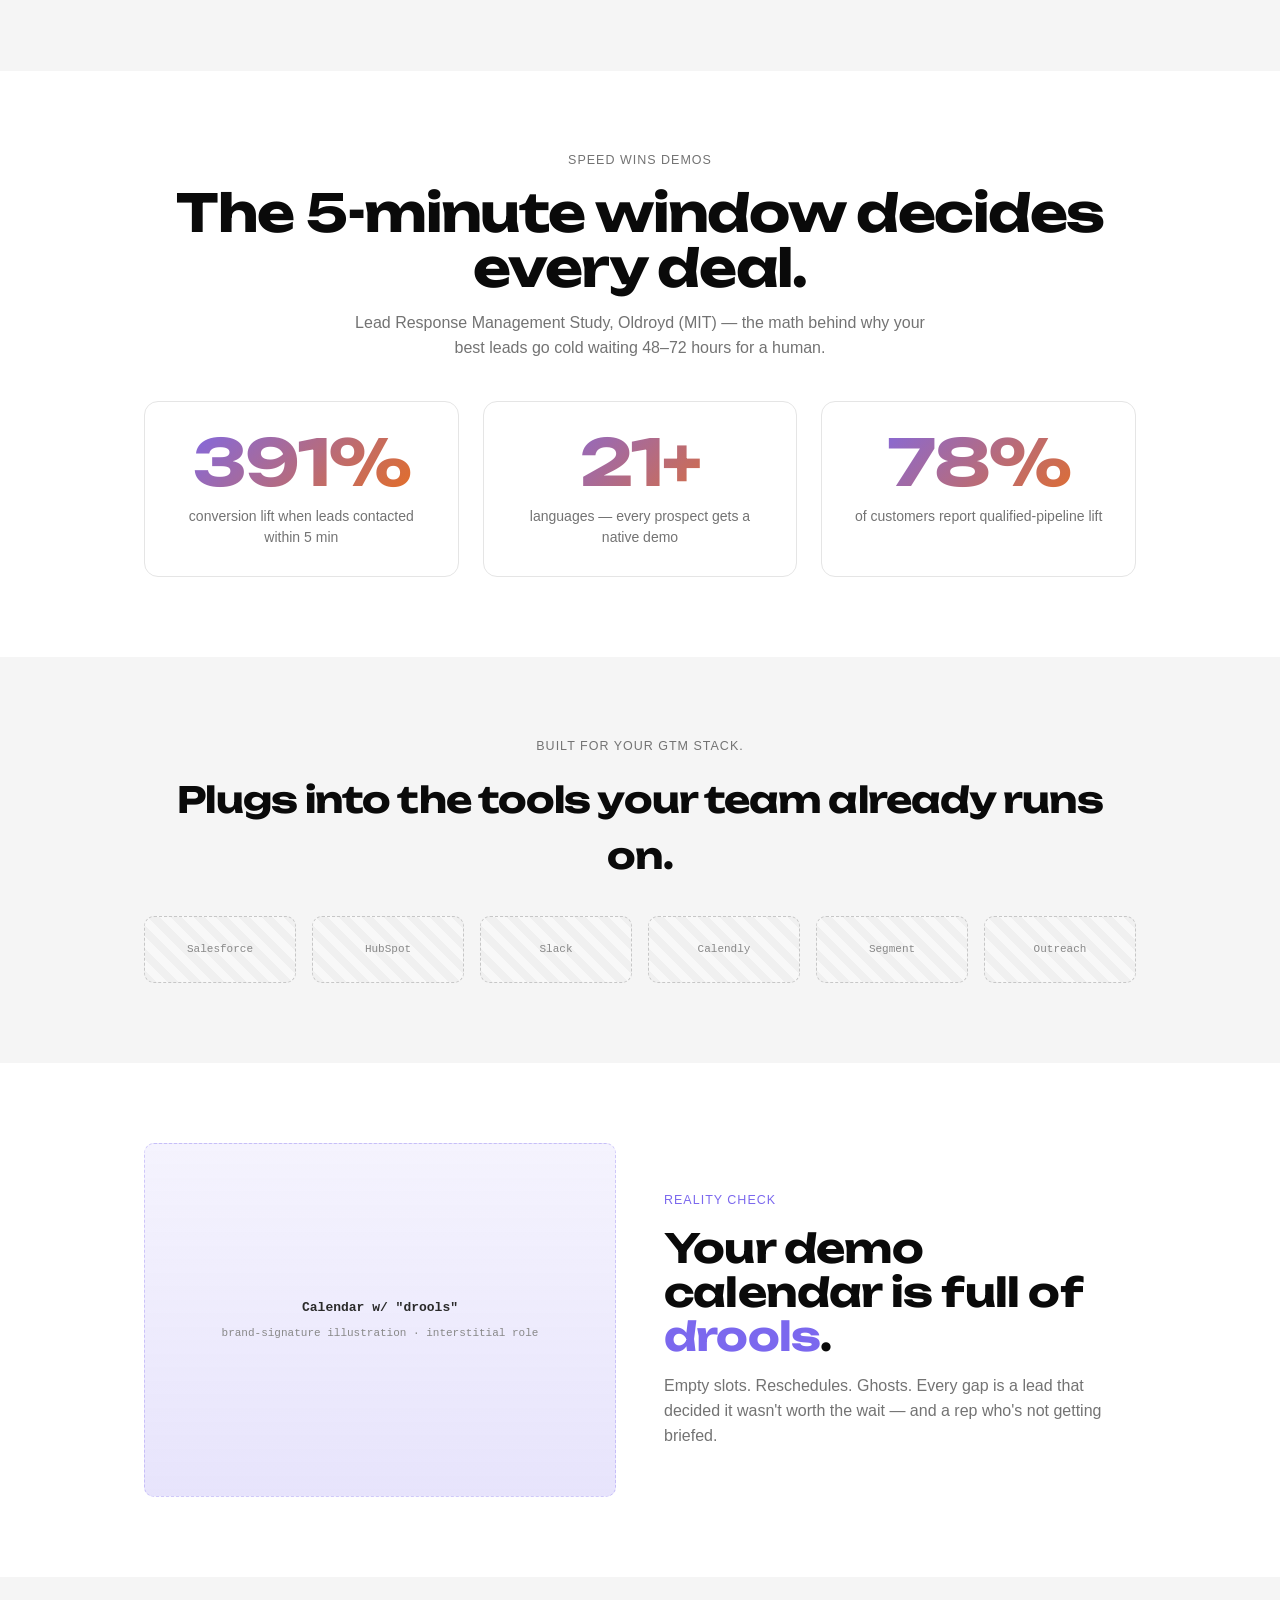
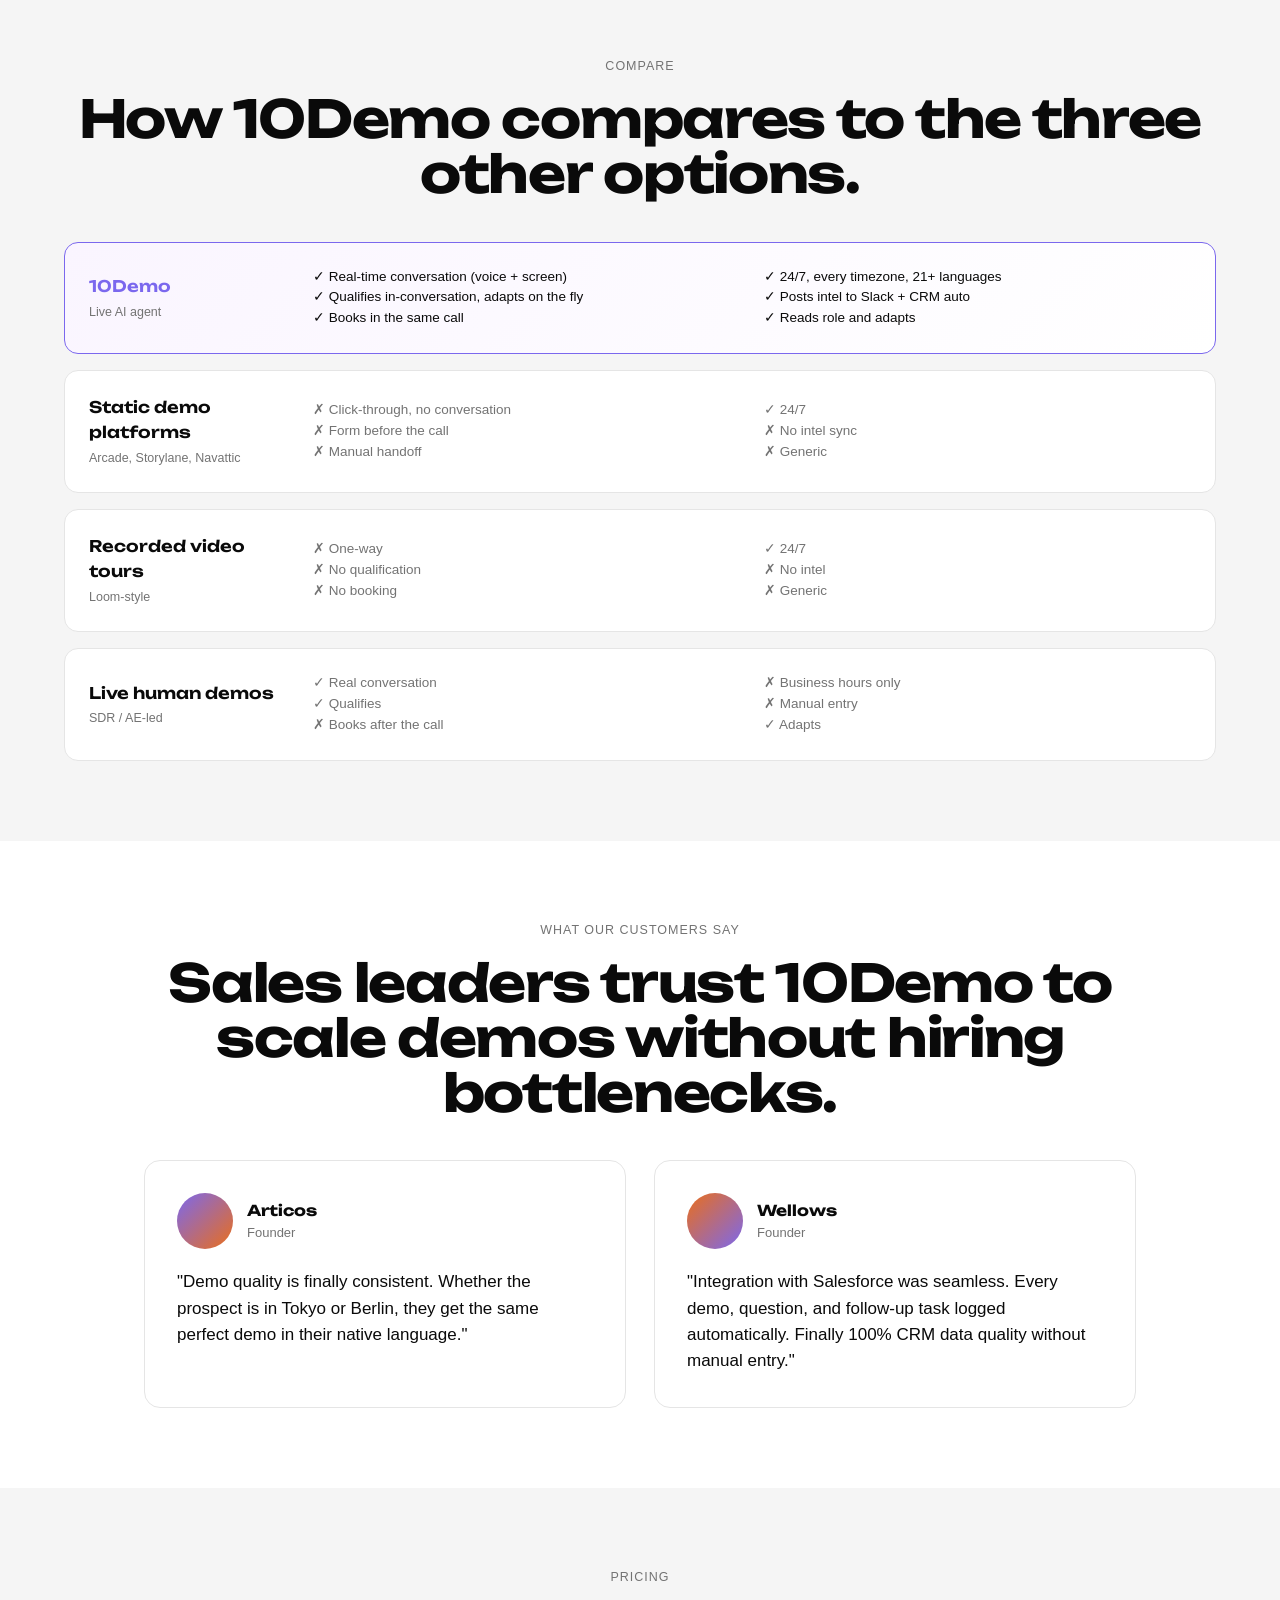
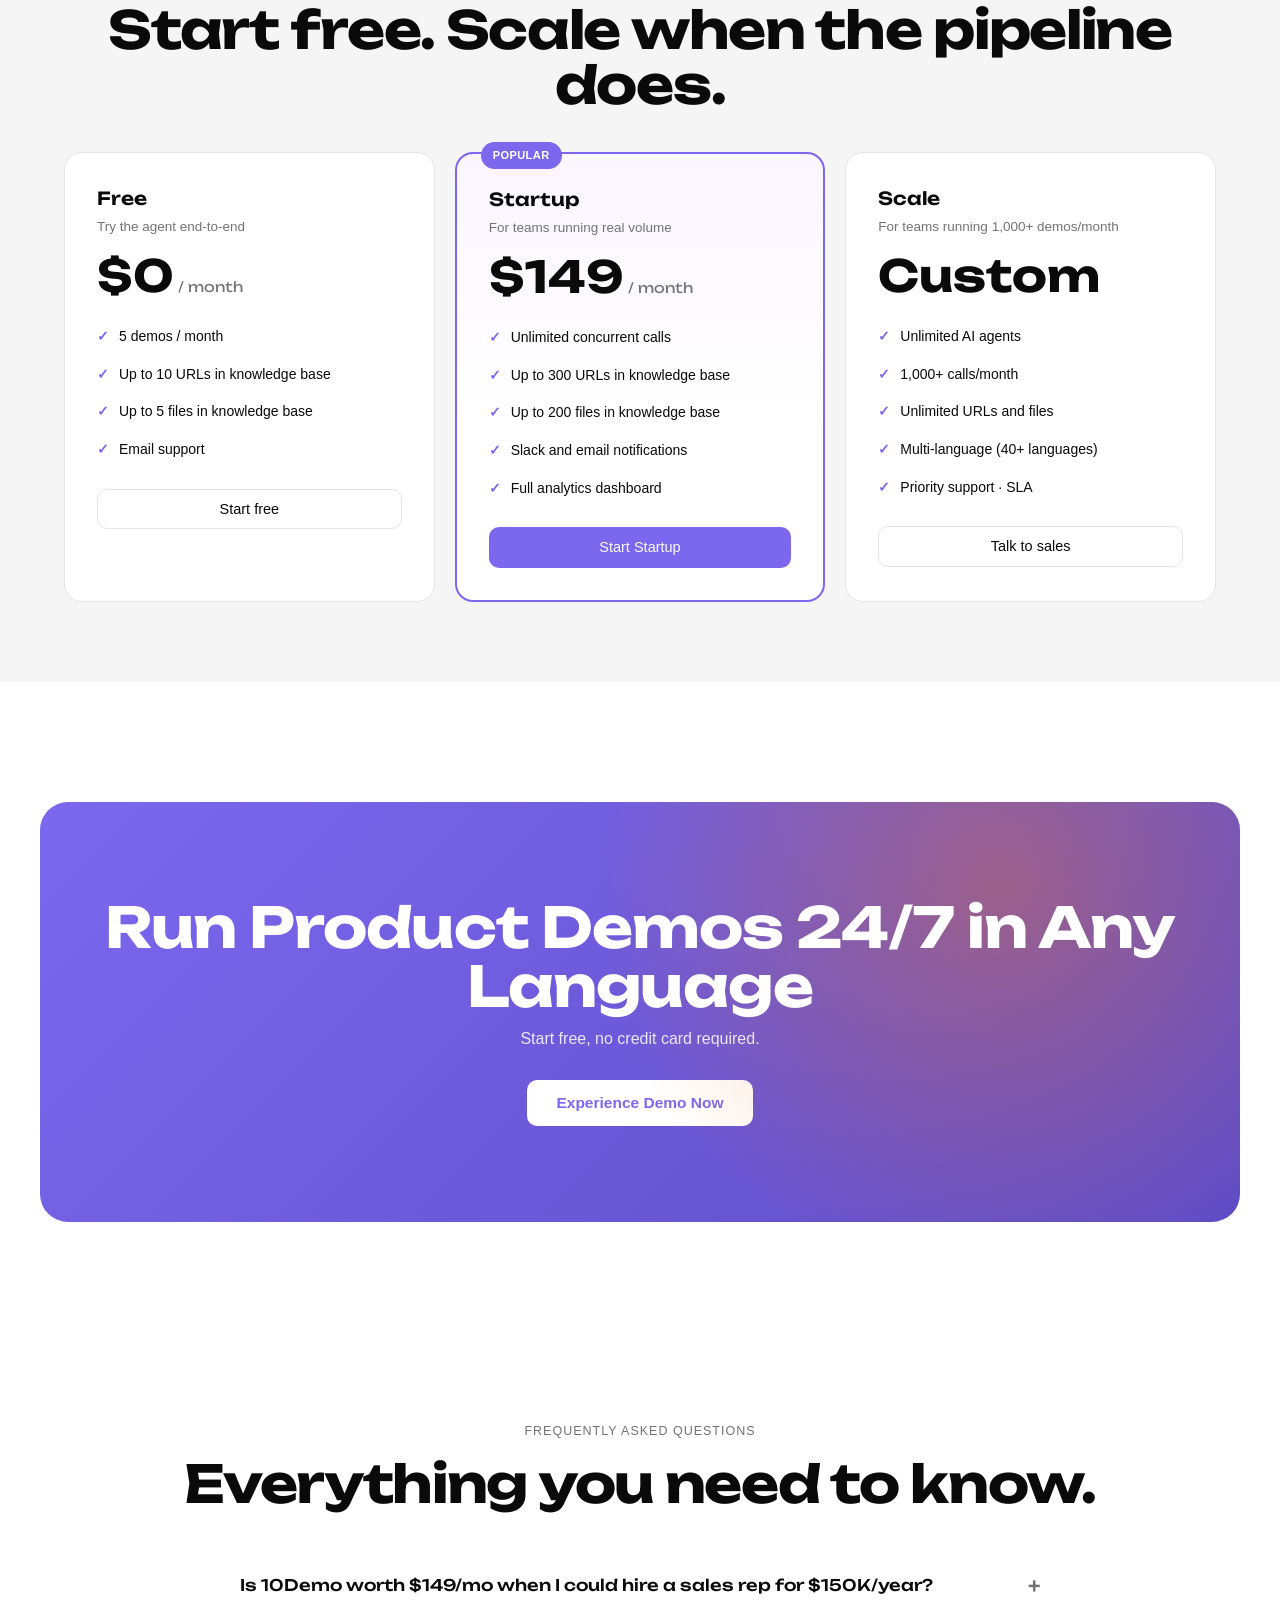
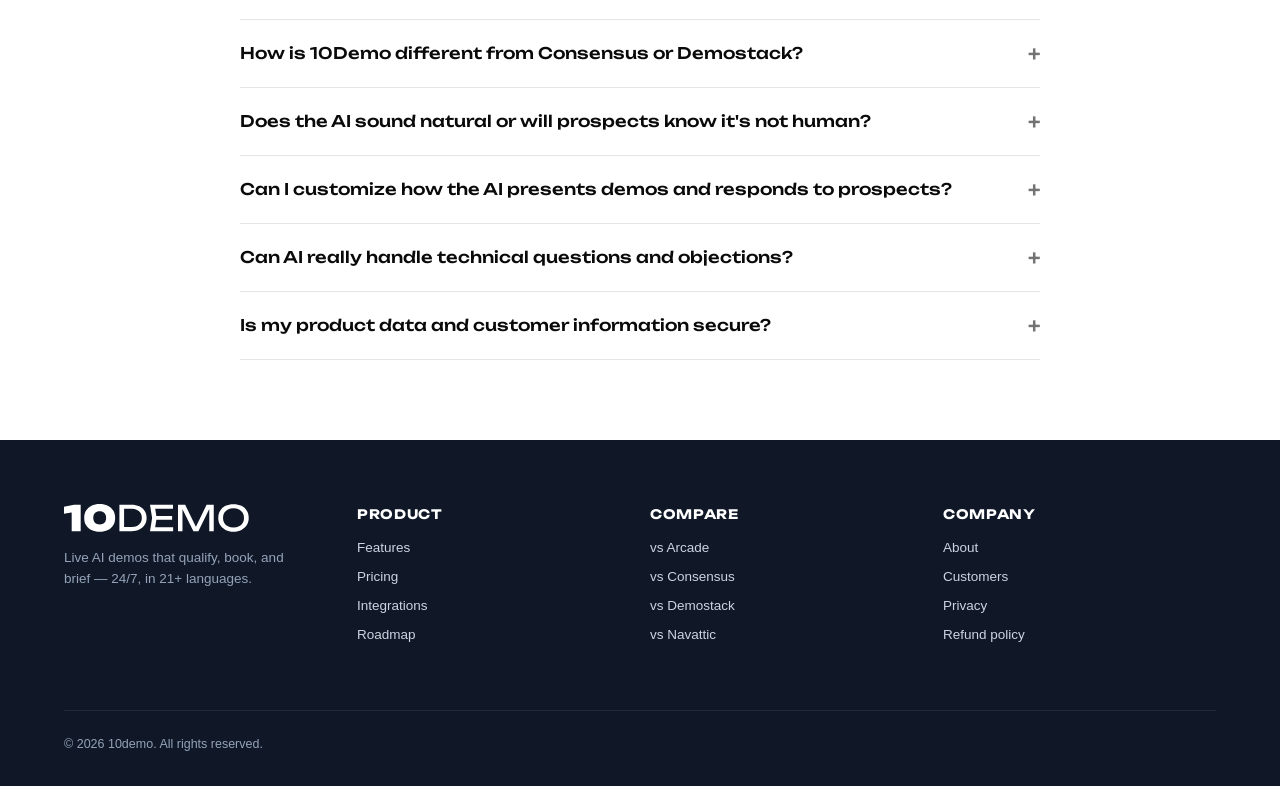
<file: b/index.html>
<!DOCTYPE html>
<html lang="en">
<head>
<meta charset="utf-8" />
<meta name="viewport" content="width=device-width, initial-scale=1" />
<title>10demo — Stop making leads wait for demo calls</title>
<link rel="stylesheet" href="assets/brand.css" />
<style>
  /* ============ Variant B — PRODUCT-LED specific overrides ============
     Hypothesis: 10demo's product is visual enough that watching it
     convert sells better than reading about it.
     Move: split hero with live mock chat widget. Feature grid uses
     mini product UI screens instead of generic icons. Lavender hero
     stays signature; chrome-y product UI takes center stage. */

  /* Hero — Product-led: split layout, lavender signature kept, mock product UI right side */
  .hero-b {
    position: relative; overflow: hidden;
    padding: 56px 0 96px;
    background: var(--hero-gradient);
  }
  .hero-b .hero-grid {
    display: grid; grid-template-columns: 1fr 1fr; gap: 56px; align-items: center;
  }
  @media (max-width: 980px) { .hero-b .hero-grid { grid-template-columns: 1fr; } }
  .hero-b .pre-chips { display: flex; gap: 10px; margin-bottom: 24px; }
  .pre-chip {
    background: rgba(255,255,255,0.65); border: 1px solid rgba(0,0,0,0.06);
    border-radius: 999px; padding: 6px 14px; font-size: 12.5px; font-weight: 500;
    color: #2a2a2a; backdrop-filter: blur(10px);
  }
  .hero-b h1 {
    font-family: 'Unbounded', sans-serif; font-weight: 700;
    font-size: clamp(38px, 4.8vw, 56px); line-height: 1.04;
    letter-spacing: -0.025em; margin-bottom: 18px; color: #0a0a0a;
  }
  .hero-b h1 .accent { color: #fff; -webkit-text-stroke: 0; text-shadow: 0 1px 0 rgba(0,0,0,0.06); }
  .hero-b .sub { font-size: 17.5px; line-height: 1.55; color: #2d2d2d; max-width: 460px; margin-bottom: 28px; }
  .hero-b .ctas { display: flex; gap: 14px; align-items: center; margin-bottom: 16px; }
  .hero-b .btn-tour {
    background: transparent; color: #1a1a1a; border: 1px solid rgba(0,0,0,0.18);
    padding: 12px 18px; border-radius: 999px; font-size: 14px;
    display: inline-flex; align-items: center; gap: 10px; cursor: pointer;
    font-family: inherit;
  }
  .hero-b .btn-tour::before {
    content: ""; width: 24px; height: 24px; border-radius: 50%;
    background: rgba(0,0,0,0.85); display: inline-block;
    background-image: linear-gradient(135deg, transparent 30%, transparent 100%);
    position: relative;
  }
  .hero-b .btn-tour .play { width: 0; height: 0; border-left: 6px solid #fff; border-top: 4px solid transparent; border-bottom: 4px solid transparent; margin-left: -16px; }
  .hero-b .trust { font-size: 13px; color: #4d4d4d; }

  /* Mock chat widget — right side of hero */
  .demo-widget {
    background: #ffffff; border-radius: 22px;
    border: 1px solid rgba(0,0,0,0.08);
    box-shadow: 0 32px 80px -32px rgba(0,0,0,0.35), 0 1px 4px rgba(0,0,0,0.05);
    overflow: hidden;
    transform: rotate(-1deg);
  }
  .demo-widget .chrome {
    display: flex; align-items: center; gap: 8px; padding: 12px 16px;
    background: #f8f8f8; border-bottom: 1px solid rgba(0,0,0,0.06);
  }
  .demo-widget .chrome .dots { display: flex; gap: 6px; }
  .demo-widget .chrome .dots span { width: 11px; height: 11px; border-radius: 50%; background: #e5e5e5; }
  .demo-widget .chrome .dots span:nth-child(1) { background: #ff6058; }
  .demo-widget .chrome .dots span:nth-child(2) { background: #febc2e; }
  .demo-widget .chrome .dots span:nth-child(3) { background: #28c840; }
  .demo-widget .chrome .url { flex: 1; text-align: center; font-size: 11px; color: var(--muted-foreground); font-family: ui-monospace, monospace; }
  .demo-widget .convo { padding: 24px; display: flex; flex-direction: column; gap: 14px; min-height: 340px; }
  .msg { max-width: 78%; padding: 11px 16px; border-radius: 16px; font-size: 14px; line-height: 1.45; }
  .msg.ai { background: #f5f5f5; color: #0a0a0a; border-top-left-radius: 4px; align-self: flex-start; }
  .msg.user { background: var(--lavender); color: #fff; border-top-right-radius: 4px; align-self: flex-end; }
  .msg.system {
    align-self: center; background: #fff8f1; color: var(--orange); border: 1px solid #ffd9b8;
    border-radius: 8px; padding: 8px 14px; font-size: 12.5px; font-weight: 500;
    display: flex; align-items: center; gap: 8px;
  }
  .msg.system::before { content: ""; width: 6px; height: 6px; background: var(--orange); border-radius: 50%; animation: pulse 1.6s infinite; }
  @keyframes pulse { 0%, 100% { opacity: 1; } 50% { opacity: 0.3; } }

  .booking-card {
    background: linear-gradient(135deg, #fff8f1 0%, #ffeed8 100%);
    border: 1px solid #ffd9b8; border-radius: 12px; padding: 16px;
    align-self: stretch;
  }
  .booking-card .row { display: flex; justify-content: space-between; align-items: center; margin-bottom: 8px; }
  .booking-card .row b { font-family: 'Unbounded', sans-serif; font-size: 14px; }
  .booking-card .row .badge { background: var(--orange); color: #fff; font-size: 10.5px; padding: 3px 8px; border-radius: 999px; font-weight: 600; letter-spacing: 0.04em; text-transform: uppercase; }
  .booking-card .slot { font-size: 13px; color: #4b4b4b; }

  .demo-widget .typing { display: inline-flex; gap: 4px; padding: 14px 16px; background: #f5f5f5; border-radius: 16px; border-top-left-radius: 4px; align-self: flex-start; }
  .typing span { width: 7px; height: 7px; background: #999; border-radius: 50%; animation: typing 1.4s infinite; }
  .typing span:nth-child(2) { animation-delay: 0.2s; }
  .typing span:nth-child(3) { animation-delay: 0.4s; }
  @keyframes typing { 0%, 60%, 100% { opacity: 0.3; transform: translateY(0); } 30% { opacity: 1; transform: translateY(-3px); } }

  /* Sections */
  section.tight-b { padding: 80px 0; }

  /* Feature grid with mini product UI */
  .feature-product {
    background: #fff; border: 1px solid var(--border); border-radius: 16px; overflow: hidden;
    display: flex; flex-direction: column;
  }
  .feature-product .ui-window {
    background: #fafafa; aspect-ratio: 16/10; border-bottom: 1px solid var(--border);
    display: flex; flex-direction: column;
  }
  .feature-product .ui-window .ui-chrome { display: flex; gap: 4px; padding: 8px 12px; border-bottom: 1px solid var(--border); }
  .feature-product .ui-window .ui-chrome span { width: 7px; height: 7px; border-radius: 50%; background: #d4d4d4; }
  .feature-product .ui-window .ui-body { flex: 1; padding: 14px; display: flex; flex-direction: column; gap: 6px; }
  .feature-product .ui-window .ui-line { height: 8px; border-radius: 3px; background: #e5e5e5; }
  .feature-product .ui-window .ui-line.short { width: 50%; }
  .feature-product .ui-window .ui-line.medium { width: 75%; }
  .feature-product .ui-window .ui-line.accent { background: var(--lavender); width: 40%; }
  .feature-product .ui-window .ui-line.orange-accent { background: var(--orange); width: 30%; }
  .feature-product .body { padding: 20px 22px; }
  .feature-product h4 { font-family: 'Unbounded', sans-serif; font-size: 17px; font-weight: 600; margin-bottom: 6px; letter-spacing: -0.01em; }
  .feature-product p { color: var(--muted-foreground); font-size: 14px; line-height: 1.5; }

  /* Use case cards with product preview */
  .use-case-card { background: #fff; border-radius: 16px; border: 1px solid var(--border); overflow: hidden; }
  .use-case-card .preview { background: linear-gradient(180deg, #faf5ff 0%, #f0eaff 100%); padding: 28px; aspect-ratio: 16/10; display: flex; align-items: center; justify-content: center; border-bottom: 1px solid var(--border); }
  .use-case-card .body { padding: 24px; }

  /* Speed wins section */
  .speed-stats { display: grid; grid-template-columns: repeat(3, 1fr); gap: 24px; }
  .speed-stat-card { background: #fff; border: 1px solid var(--border); border-radius: 14px; padding: 28px; text-align: center; }
  .speed-stat-card .num {
    font-family: 'Unbounded', sans-serif; font-weight: 700;
    font-size: 64px; line-height: 1; letter-spacing: -0.03em;
    background: linear-gradient(135deg, var(--lavender) 0%, var(--orange) 100%);
    -webkit-background-clip: text; -webkit-text-fill-color: transparent; background-clip: text;
  }
  .speed-stat-card .lbl { font-size: 14px; color: var(--muted-foreground); margin-top: 12px; line-height: 1.5; }
  @media (max-width: 800px) { .speed-stats { grid-template-columns: 1fr; } }

  /* ROI calc */
  .roi-card-b {
    background: #1a1a1a; color: #fff; border-radius: 24px; padding: 40px;
    display: grid; grid-template-columns: 1.2fr 1fr; gap: 36px; align-items: stretch;
  }
  @media (max-width: 800px) { .roi-card-b { grid-template-columns: 1fr; } }
  .roi-card-b label { display: block; font-size: 12.5px; color: rgba(255,255,255,0.55); margin-bottom: 6px; letter-spacing: 0.04em; text-transform: uppercase; }
  .roi-card-b .slider-display {
    background: rgba(255,255,255,0.08); padding: 14px 18px; border-radius: 10px; border: 1px solid rgba(255,255,255,0.12);
    display: flex; justify-content: space-between; align-items: center;
    font-family: 'Unbounded', sans-serif; font-weight: 600; font-size: 18px;
  }
  .roi-card-b .sliders > div { margin-bottom: 22px; }
  .roi-card-b .result {
    background: linear-gradient(135deg, var(--lavender) 0%, #5e4cc7 100%);
    border-radius: 16px; padding: 32px;
    display: flex; flex-direction: column; justify-content: center;
  }
  .roi-card-b .result .small { font-size: 12px; letter-spacing: 0.08em; text-transform: uppercase; color: rgba(255,255,255,0.7); }
  .roi-card-b .result .big {
    font-family: 'Unbounded', sans-serif; font-weight: 700;
    font-size: clamp(40px, 5vw, 60px); line-height: 1.05; letter-spacing: -0.025em;
    color: #fff; margin: 8px 0 16px;
  }

  /* Compare — comparison cards w/ mini product previews */
  .compare-stack { display: flex; flex-direction: column; gap: 16px; }
  .compare-row {
    background: #fff; border: 1px solid var(--border); border-radius: 14px;
    padding: 24px; display: grid; grid-template-columns: 200px 1fr 1fr; gap: 24px; align-items: center;
  }
  @media (max-width: 800px) { .compare-row { grid-template-columns: 1fr; } }
  .compare-row .competitor h4 { font-family: 'Unbounded', sans-serif; font-size: 16px; font-weight: 600; margin-bottom: 4px; }
  .compare-row .competitor p { font-size: 12.5px; color: var(--muted-foreground); }
  .compare-row.ours { background: linear-gradient(135deg, #faf5ff 0%, #fff 100%); border-color: var(--lavender); }

  /* Testimonials with founder photos */
  .testimonial-card {
    background: #fff; border: 1px solid var(--border); border-radius: 16px; padding: 32px;
    display: flex; flex-direction: column; gap: 20px;
  }
  .testimonial-card .top { display: flex; gap: 14px; align-items: center; }
  .testimonial-card .avatar { width: 56px; height: 56px; border-radius: 50%; }
  .testimonial-card .meta b { font-family: 'Unbounded', sans-serif; font-size: 15px; }
  .testimonial-card .meta p { font-size: 13px; color: var(--muted-foreground); }
  .testimonial-card blockquote { font-size: 17px; line-height: 1.55; font-weight: 400; }

  /* Pricing */
  .pricing-grid { display: grid; grid-template-columns: repeat(3, 1fr); gap: 20px; }
  @media (max-width: 900px) { .pricing-grid { grid-template-columns: 1fr; } }
  .price-card { background: #fff; border: 1px solid var(--border); border-radius: 18px; padding: 32px; }
  .price-card.featured {
    background: linear-gradient(180deg, #faf5ff 0%, #fff 60%);
    border: 2px solid var(--lavender); position: relative;
  }
  .price-card.featured .badge {
    position: absolute; top: -12px; left: 24px;
    background: var(--lavender); color: #fff; font-size: 11px; padding: 5px 12px;
    border-radius: 999px; font-weight: 600; letter-spacing: 0.04em; text-transform: uppercase;
  }
  .price-card h3 { font-family: 'Unbounded', sans-serif; font-size: 18px; font-weight: 600; margin-bottom: 4px; }
  .price-card .price { font-family: 'Unbounded', sans-serif; font-size: 44px; font-weight: 700; line-height: 1; margin: 16px 0 4px; }
  .price-card .price small { font-size: 14px; font-weight: 400; color: var(--muted-foreground); margin-left: 4px; }
  .price-card ul { list-style: none; margin-top: 20px; }
  .price-card li { padding: 8px 0; font-size: 14px; padding-left: 22px; position: relative; }
  .price-card li::before { content: "✓"; position: absolute; left: 0; color: var(--lavender); font-weight: 700; }
  .price-card .price-cta { margin-top: 20px; width: 100%; }

  /* Final CTA — lavender */
  .final-cta-b {
    background: linear-gradient(135deg, var(--lavender) 0%, #5e4cc7 100%);
    color: #fff; text-align: center; padding: 96px 24px;
    border-radius: 28px; margin: 40px auto; max-width: var(--container);
    position: relative; overflow: hidden;
  }
  .final-cta-b::before {
    content: ""; position: absolute; inset: 0;
    background: radial-gradient(circle at 80% 20%, rgba(234,110,27,0.4), transparent 40%);
    pointer-events: none;
  }
  .final-cta-b h2 { font-family: 'Unbounded', sans-serif; font-size: clamp(32px, 4.5vw, 56px); font-weight: 700; line-height: 1.05; letter-spacing: -0.02em; margin-bottom: 12px; position: relative; }
  .final-cta-b p { font-size: 16px; color: rgba(255,255,255,0.85); margin-bottom: 28px; position: relative; }

  /* FAQ */
  .faq-list { max-width: 800px; margin: 0 auto; }
  .faq-item { border-bottom: 1px solid var(--border); padding: 18px 0; }
  .faq-item summary { font-family: 'Unbounded', sans-serif; font-size: 16px; font-weight: 500; list-style: none; display: flex; justify-content: space-between; align-items: center; cursor: pointer; }
  .faq-item summary::after { content: "+"; color: var(--muted-foreground); font-size: 20px; }
  .faq-item[open] summary::after { content: "−"; }
  .faq-item p { margin-top: 12px; color: var(--muted-foreground); font-size: 14.5px; line-height: 1.6; }

  /* Logo wall */
  .logo-wall-b { display: grid; grid-template-columns: repeat(6, 1fr); gap: 16px; align-items: center; }
  @media (max-width: 800px) { .logo-wall-b { grid-template-columns: repeat(3, 1fr); } }
</style>
</head>
<body>
<header class="nav-bar" style="margin-top: 8px;">
  <img src="assets/logo.svg" alt="10demo" class="logo" />
  <nav>
    <a href="#features">Product</a>
    <a href="#roi">Pricing</a>
    <a href="#compare">Compare</a>
    <a href="#faq">FAQ</a>
  </nav>
  <div class="nav-actions">
    <button class="btn btn-secondary" style="padding: 8px 16px; font-size: 13.5px;">Sign in</button>
    <button class="btn btn-primary" style="padding: 8px 16px; font-size: 13.5px;">Start free</button>
  </div>
</header>

<!-- ═══════════════ HERO — PRODUCT-LED ═══════════════ -->
<section class="hero-b">
  <div class="container">
    <div class="hero-grid">
      <div>
        <div class="pre-chips">
          <span class="pre-chip">For Sales Leaders</span>
          <span class="pre-chip">For Growth Teams</span>
        </div>
        <h1>Stop making leads wait for demo calls</h1>
        <p class="sub">Live AI demos that adapt, qualify, book, and brief your reps — watch one happen on the right →</p>
        <div class="ctas">
          <a href="#" class="btn btn-primary btn-lg">Experience Demo Now</a>
          <button class="btn-tour"><span class="play"></span> Watch 90s tour</button>
        </div>
        <p class="trust">No credit card · 5 demos free · Used by teams running 400+ demos a month.</p>
      </div>

      <!-- Mock live chat widget — primary visual hook -->
      <div class="demo-widget">
        <div class="chrome">
          <div class="dots"><span></span><span></span><span></span></div>
          <span class="url">demo.10demo.ai · live</span>
        </div>
        <div class="convo">
          <div class="msg ai">Hi! I'm 10demo's agent — I run live walkthroughs of the platform. What brings you in today?</div>
          <div class="msg user">Looking at AI demo tools for our outbound team — about 250 inbound demos / month.</div>
          <div class="msg ai">Got it. Quick check: are you on Salesforce or HubSpot? It changes which integration we'd preview first.</div>
          <div class="msg system">Qualification: 250+ demos / mo · CRM: detected · Role: GTM</div>
          <div class="msg user">Salesforce.</div>
          <div class="typing"><span></span><span></span><span></span></div>
          <div class="booking-card">
            <div class="row"><b>Booking dropped in conversation</b><span class="badge">Qualified</span></div>
            <div class="slot">Tue · 11:00 am · with Maya, AE</div>
          </div>
        </div>
      </div>
    </div>
  </div>
</section>

<!-- ═══════════════ FEATURE GRID — Live AI demos ═══════════════ -->
<section id="features" class="tight-b">
  <div class="container">
    <p class="eyebrow text-center mb-2">Live demo, on the call</p>
    <h2 class="section-title text-center mb-4">Live AI demos that adapt, qualify, book, and brief your reps.</h2>

    <div class="grid-4">
      <div class="feature-product">
        <div class="ui-window">
          <div class="ui-chrome"><span></span><span></span><span></span></div>
          <div class="ui-body">
            <div class="ui-line accent"></div>
            <div class="ui-line short"></div>
            <div class="ui-line"></div>
            <div class="ui-line orange-accent"></div>
            <div class="ui-line medium"></div>
          </div>
        </div>
        <div class="body">
          <h4>Qualifies and books in the same call.</h4>
          <p>Asks the right questions in flow, then drops a booking card mid-conversation.</p>
        </div>
      </div>
      <div class="feature-product">
        <div class="ui-window">
          <div class="ui-chrome"><span></span><span></span><span></span></div>
          <div class="ui-body">
            <div class="ui-line"></div>
            <div class="ui-line accent"></div>
            <div class="ui-line short"></div>
            <div class="ui-line medium"></div>
            <div class="ui-line"></div>
          </div>
        </div>
        <div class="body">
          <h4>Researches your leads as soon as the call starts.</h4>
          <p>Pulls firmographics, role, and intent before saying hello.</p>
        </div>
      </div>
      <div class="feature-product">
        <div class="ui-window">
          <div class="ui-chrome"><span></span><span></span><span></span></div>
          <div class="ui-body">
            <div class="ui-line orange-accent"></div>
            <div class="ui-line"></div>
            <div class="ui-line short"></div>
            <div class="ui-line medium"></div>
          </div>
        </div>
        <div class="body">
          <h4>Only qualified leads make it to your reps.</h4>
          <p>If the prospect doesn't qualify, no booking is offered. Reps stop spending slots on ghosts.</p>
        </div>
      </div>
      <div class="feature-product">
        <div class="ui-window">
          <div class="ui-chrome"><span></span><span></span><span></span></div>
          <div class="ui-body">
            <div class="ui-line accent"></div>
            <div class="ui-line"></div>
            <div class="ui-line orange-accent"></div>
            <div class="ui-line short"></div>
          </div>
        </div>
        <div class="body">
          <h4>Get Slack updates after each call.</h4>
          <p>Hot lead briefs, conversation highlights, and next-step suggestions in your channel.</p>
        </div>
      </div>
    </div>
  </div>
</section>

<!-- ═══════════════ ROI CALCULATOR ═══════════════ -->
<section id="roi" class="tight-b">
  <div class="container-tight">
    <p class="eyebrow text-center mb-2">ROI calculator</p>
    <h2 class="section-title text-center mb-2">How much pipeline are you leaving on the table?</h2>
    <p class="text-center text-muted mb-4">Drag the sliders. We'll do the math using the no-show and qualification rates our customers see.</p>

    <div class="roi-card-b">
      <div class="sliders">
        <div>
          <label>Inbound demos / month</label>
          <div class="slider-display"><span>250</span><span style="font-size:12px; color: rgba(255,255,255,0.4);">drag →</span></div>
          <div class="placeholder" style="height: 14px; padding: 0; margin-top: 6px; background: rgba(255,255,255,0.04); border-color: rgba(255,255,255,0.08); color: rgba(255,255,255,0.4);"><small>slider track placeholder</small></div>
        </div>
        <div>
          <label>Qualified-on-call rate today</label>
          <div class="slider-display"><span>22%</span><span style="font-size:12px; color: rgba(255,255,255,0.4);">drag →</span></div>
          <div class="placeholder" style="height: 14px; padding: 0; margin-top: 6px; background: rgba(255,255,255,0.04); border-color: rgba(255,255,255,0.08); color: rgba(255,255,255,0.4);"><small>slider track placeholder</small></div>
        </div>
        <div>
          <label>Avg contract value</label>
          <div class="slider-display"><span>$45,000</span><span style="font-size:12px; color: rgba(255,255,255,0.4);">drag →</span></div>
          <div class="placeholder" style="height: 14px; padding: 0; margin-top: 6px; background: rgba(255,255,255,0.04); border-color: rgba(255,255,255,0.08); color: rgba(255,255,255,0.4);"><small>slider track placeholder</small></div>
        </div>
      </div>
      <div class="result">
        <span class="small">Incremental pipeline / quarter</span>
        <div class="big">$392,470</div>
        <button class="btn" style="background: #fff; color: var(--lavender); font-weight: 600;">Claim this pipeline →</button>
      </div>
    </div>
  </div>
</section>

<!-- ═══════════════ ONE AGENT — TRIPLE USE CASE ═══════════════ -->
<section class="tight-b" style="background: var(--muted);">
  <div class="container">
    <h2 class="section-title text-center mb-4">One agent across marketing, sales, and customer success.</h2>
    <div class="grid-3">
      <div class="use-case-card">
        <div class="preview"><div class="placeholder" style="background: #fff; border-color: rgba(123,104,238,0.3); width: 100%;"><strong>Ad → Demo flow</strong><small>chrome screenshot mock</small></div></div>
        <div class="body">
          <p class="eyebrow text-lavender mb-1">Marketing</p>
          <h4 class="font-display" style="font-size: 20px; margin-bottom: 8px;">Turn ad clicks into conversations.</h4>
          <p class="text-muted" style="font-size: 14.5px;">Drop the agent link into paid ads, outbound emails, and your homepage. Every click goes straight into a personalized demo, not a form.</p>
        </div>
      </div>
      <div class="use-case-card">
        <div class="preview"><div class="placeholder" style="background: #fff; border-color: rgba(123,104,238,0.3); width: 100%;"><strong>Rep brief card</strong><small>chrome screenshot mock</small></div></div>
        <div class="body">
          <p class="eyebrow text-lavender mb-1">Sales</p>
          <h4 class="font-display" style="font-size: 20px; margin-bottom: 8px;">Hand reps qualified meetings only.</h4>
          <p class="text-muted" style="font-size: 14.5px;">The agent runs discovery, qualifies in-conversation, and only books the meeting if the prospect is a fit. Your reps walk in already briefed.</p>
        </div>
      </div>
      <div class="use-case-card">
        <div class="preview"><div class="placeholder" style="background: #fff; border-color: rgba(123,104,238,0.3); width: 100%;"><strong>Walkthrough mock</strong><small>chrome screenshot mock</small></div></div>
        <div class="body">
          <p class="eyebrow text-lavender mb-1">Customer Success</p>
          <h4 class="font-display" style="font-size: 20px; margin-bottom: 8px;">Onboard customers without scheduling.</h4>
          <p class="text-muted" style="font-size: 14.5px;">Existing customers click through to a tailored walkthrough on demand. Adoption keeps moving when CSMs are heads-down.</p>
        </div>
      </div>
    </div>
  </div>
</section>

<!-- ═══════════════ SPEED WINS DEMOS ═══════════════ -->
<section class="tight-b">
  <div class="container-tight text-center">
    <p class="eyebrow mb-2">Speed wins demos</p>
    <h2 class="section-title mb-2">The 5-minute window decides every deal.</h2>
    <p class="text-muted mb-4" style="max-width: 580px; margin: 0 auto 40px;">Lead Response Management Study, Oldroyd (MIT) — the math behind why your best leads go cold waiting 48–72 hours for a human.</p>
    <div class="speed-stats">
      <div class="speed-stat-card">
        <div class="num">391%</div>
        <div class="lbl">conversion lift when leads contacted within 5 min</div>
      </div>
      <div class="speed-stat-card">
        <div class="num">21+</div>
        <div class="lbl">languages — every prospect gets a native demo</div>
      </div>
      <div class="speed-stat-card">
        <div class="num">78%</div>
        <div class="lbl">of customers report qualified-pipeline lift</div>
      </div>
    </div>
  </div>
</section>

<!-- ═══════════════ GTM STACK LOGO WALL ═══════════════ -->
<section class="tight-b" style="background: var(--muted);">
  <div class="container-tight text-center">
    <p class="eyebrow mb-2">Built for your GTM stack.</p>
    <h2 class="font-display" style="font-size: clamp(24px, 3vw, 36px); margin-bottom: 32px;">Plugs into the tools your team already runs on.</h2>
    <div class="logo-wall-b">
      <div class="placeholder" style="min-height: 56px;"><small>Salesforce</small></div>
      <div class="placeholder" style="min-height: 56px;"><small>HubSpot</small></div>
      <div class="placeholder" style="min-height: 56px;"><small>Slack</small></div>
      <div class="placeholder" style="min-height: 56px;"><small>Calendly</small></div>
      <div class="placeholder" style="min-height: 56px;"><small>Segment</small></div>
      <div class="placeholder" style="min-height: 56px;"><small>Outreach</small></div>
    </div>
  </div>
</section>

<!-- ═══════════════ CALENDAR JOKE — INTERSTITIAL ═══════════════ -->
<section class="tight-b">
  <div class="container-tight">
    <div class="grid-2" style="gap: 48px; align-items: center;">
      <div class="placeholder" style="aspect-ratio: 4/3; min-height: 240px; background: linear-gradient(180deg, rgba(123,104,238,0.08), rgba(123,104,238,0.18)); border-color: rgba(123,104,238,0.3);">
        <strong>Calendar w/ "drools"</strong>
        <small>brand-signature illustration · interstitial role</small>
      </div>
      <div>
        <p class="eyebrow text-lavender mb-2">Reality check</p>
        <h3 class="font-display" style="font-size: clamp(28px, 3.4vw, 40px); line-height: 1.1; letter-spacing: -0.02em; margin-bottom: 16px;">Your demo calendar is full of <span class="text-lavender">drools</span>.</h3>
        <p class="text-muted">Empty slots. Reschedules. Ghosts. Every gap is a lead that decided it wasn't worth the wait — and a rep who's not getting briefed.</p>
      </div>
    </div>
  </div>
</section>

<!-- ═══════════════ COMPARE ═══════════════ -->
<section id="compare" class="tight-b" style="background: var(--muted);">
  <div class="container">
    <p class="eyebrow text-center mb-2">Compare</p>
    <h2 class="section-title text-center mb-4">How 10Demo compares to the three other options.</h2>
    <div class="compare-stack">
      <div class="compare-row ours">
        <div class="competitor">
          <h4 class="text-lavender">10Demo</h4>
          <p>Live AI agent</p>
        </div>
        <ul style="list-style: none; font-size: 13.5px;">
          <li>✓ Real-time conversation (voice + screen)</li>
          <li>✓ Qualifies in-conversation, adapts on the fly</li>
          <li>✓ Books in the same call</li>
        </ul>
        <ul style="list-style: none; font-size: 13.5px;">
          <li>✓ 24/7, every timezone, 21+ languages</li>
          <li>✓ Posts intel to Slack + CRM auto</li>
          <li>✓ Reads role and adapts</li>
        </ul>
      </div>
      <div class="compare-row">
        <div class="competitor"><h4>Static demo platforms</h4><p>Arcade, Storylane, Navattic</p></div>
        <ul style="list-style: none; font-size: 13.5px; color: var(--muted-foreground);"><li>✗ Click-through, no conversation</li><li>✗ Form before the call</li><li>✗ Manual handoff</li></ul>
        <ul style="list-style: none; font-size: 13.5px; color: var(--muted-foreground);"><li>✓ 24/7</li><li>✗ No intel sync</li><li>✗ Generic</li></ul>
      </div>
      <div class="compare-row">
        <div class="competitor"><h4>Recorded video tours</h4><p>Loom-style</p></div>
        <ul style="list-style: none; font-size: 13.5px; color: var(--muted-foreground);"><li>✗ One-way</li><li>✗ No qualification</li><li>✗ No booking</li></ul>
        <ul style="list-style: none; font-size: 13.5px; color: var(--muted-foreground);"><li>✓ 24/7</li><li>✗ No intel</li><li>✗ Generic</li></ul>
      </div>
      <div class="compare-row">
        <div class="competitor"><h4>Live human demos</h4><p>SDR / AE-led</p></div>
        <ul style="list-style: none; font-size: 13.5px; color: var(--muted-foreground);"><li>✓ Real conversation</li><li>✓ Qualifies</li><li>✗ Books after the call</li></ul>
        <ul style="list-style: none; font-size: 13.5px; color: var(--muted-foreground);"><li>✗ Business hours only</li><li>✗ Manual entry</li><li>✓ Adapts</li></ul>
      </div>
    </div>
  </div>
</section>

<!-- ═══════════════ TESTIMONIALS ═══════════════ -->
<section class="tight-b">
  <div class="container-tight">
    <p class="eyebrow text-center mb-2">What our customers say</p>
    <h2 class="section-title text-center mb-4">Sales leaders trust 10Demo to scale demos without hiring bottlenecks.</h2>
    <div class="grid-2">
      <div class="testimonial-card">
        <div class="top">
          <div class="avatar" style="background: linear-gradient(135deg, var(--lavender), var(--orange));"></div>
          <div class="meta"><b>Articos</b><p>Founder</p></div>
        </div>
        <blockquote>"Demo quality is finally consistent. Whether the prospect is in Tokyo or Berlin, they get the same perfect demo in their native language."</blockquote>
      </div>
      <div class="testimonial-card">
        <div class="top">
          <div class="avatar" style="background: linear-gradient(135deg, var(--orange), var(--lavender));"></div>
          <div class="meta"><b>Wellows</b><p>Founder</p></div>
        </div>
        <blockquote>"Integration with Salesforce was seamless. Every demo, question, and follow-up task logged automatically. Finally 100% CRM data quality without manual entry."</blockquote>
      </div>
    </div>
  </div>
</section>

<!-- ═══════════════ PRICING ═══════════════ -->
<section class="tight-b" style="background: var(--muted);">
  <div class="container">
    <p class="eyebrow text-center mb-2">Pricing</p>
    <h2 class="section-title text-center mb-4">Start free. Scale when the pipeline does.</h2>
    <div class="pricing-grid">
      <div class="price-card">
        <h3>Free</h3>
        <p class="text-muted" style="font-size: 13.5px;">Try the agent end-to-end</p>
        <div class="price">$0<small>/ month</small></div>
        <ul>
          <li>5 demos / month</li>
          <li>Up to 10 URLs in knowledge base</li>
          <li>Up to 5 files in knowledge base</li>
          <li>Email support</li>
        </ul>
        <button class="btn btn-secondary price-cta">Start free</button>
      </div>
      <div class="price-card featured">
        <span class="badge">Popular</span>
        <h3>Startup</h3>
        <p class="text-muted" style="font-size: 13.5px;">For teams running real volume</p>
        <div class="price">$149<small>/ month</small></div>
        <ul>
          <li>Unlimited concurrent calls</li>
          <li>Up to 300 URLs in knowledge base</li>
          <li>Up to 200 files in knowledge base</li>
          <li>Slack and email notifications</li>
          <li>Full analytics dashboard</li>
        </ul>
        <button class="btn btn-primary price-cta" style="background: var(--lavender);">Start Startup</button>
      </div>
      <div class="price-card">
        <h3>Scale</h3>
        <p class="text-muted" style="font-size: 13.5px;">For teams running 1,000+ demos/month</p>
        <div class="price">Custom</div>
        <ul>
          <li>Unlimited AI agents</li>
          <li>1,000+ calls/month</li>
          <li>Unlimited URLs and files</li>
          <li>Multi-language (40+ languages)</li>
          <li>Priority support · SLA</li>
        </ul>
        <button class="btn btn-secondary price-cta">Talk to sales</button>
      </div>
    </div>
  </div>
</section>

<!-- ═══════════════ FINAL CTA ═══════════════ -->
<section class="tight-b">
  <div class="final-cta-b">
    <h2>Run Product Demos 24/7 in Any Language</h2>
    <p>Start free, no credit card required.</p>
    <button class="btn btn-lg" style="background: #fff; color: var(--lavender); font-weight: 600;">Experience Demo Now</button>
  </div>
</section>

<!-- ═══════════════ FAQ ═══════════════ -->
<section id="faq" class="tight-b">
  <div class="container-tight">
    <p class="eyebrow text-center mb-2">Frequently asked questions</p>
    <h2 class="section-title text-center mb-4">Everything you need to know.</h2>
    <div class="faq-list">
      <details class="faq-item"><summary>Is 10Demo worth $149/mo when I could hire a sales rep for $150K/year?</summary><p>One mid-market SDR runs ~25 demos a week. 10Demo runs unlimited concurrent demos in 21+ languages, 24/7, and surfaces qualified leads only.</p></details>
      <details class="faq-item"><summary>How is 10Demo different from Consensus or Demostack?</summary><p>Those are static demo platforms — recorded screens with click-to-advance. 10Demo is a live AI agent that adapts to each prospect.</p></details>
      <details class="faq-item"><summary>Does the AI sound natural or will prospects know it's not human?</summary><p>The AI is upfront — it identifies itself. Prospects prefer it: zero scheduling friction, instant answers.</p></details>
      <details class="faq-item"><summary>Can I customize how the AI presents demos and responds to prospects?</summary><p>Yes — knowledge base, tone, qualification rules, booking logic, and CRM hooks are all configurable.</p></details>
      <details class="faq-item"><summary>Can AI really handle technical questions and objections?</summary><p>It handles 90%+ of inbound technical questions. For the rest, it routes to the right rep with a brief.</p></details>
      <details class="faq-item"><summary>Is my product data and customer information secure?</summary><p>SOC 2 Type II, GDPR-compliant, end-to-end encrypted. Enterprise SSO, audit logs, and data residency on Scale.</p></details>
    </div>
  </div>
</section>

<!-- ═══════════════ FOOTER ═══════════════ -->
<footer class="site-footer">
  <div class="container">
    <div class="grid-4">
      <div>
        <img src="assets/logo.svg" alt="10demo" style="height: 28px; filter: invert(1) brightness(2); margin-bottom: 16px;" />
        <p style="font-size: 13.5px; color: #94a3b8; max-width: 240px;">Live AI demos that qualify, book, and brief — 24/7, in 21+ languages.</p>
      </div>
      <div>
        <h5>Product</h5>
        <ul><li><a href="#">Features</a></li><li><a href="#">Pricing</a></li><li><a href="#">Integrations</a></li><li><a href="#">Roadmap</a></li></ul>
      </div>
      <div>
        <h5>Compare</h5>
        <ul><li><a href="#">vs Arcade</a></li><li><a href="#">vs Consensus</a></li><li><a href="#">vs Demostack</a></li><li><a href="#">vs Navattic</a></li></ul>
      </div>
      <div>
        <h5>Company</h5>
        <ul><li><a href="#">About</a></li><li><a href="#">Customers</a></li><li><a href="#">Privacy</a></li><li><a href="#">Refund policy</a></li></ul>
      </div>
    </div>
    <div class="footer-bottom">
      <span>© 2026 10demo. All rights reserved.</span>
      
    </div>
  </div>
</footer>

</body>
</html>
</file>
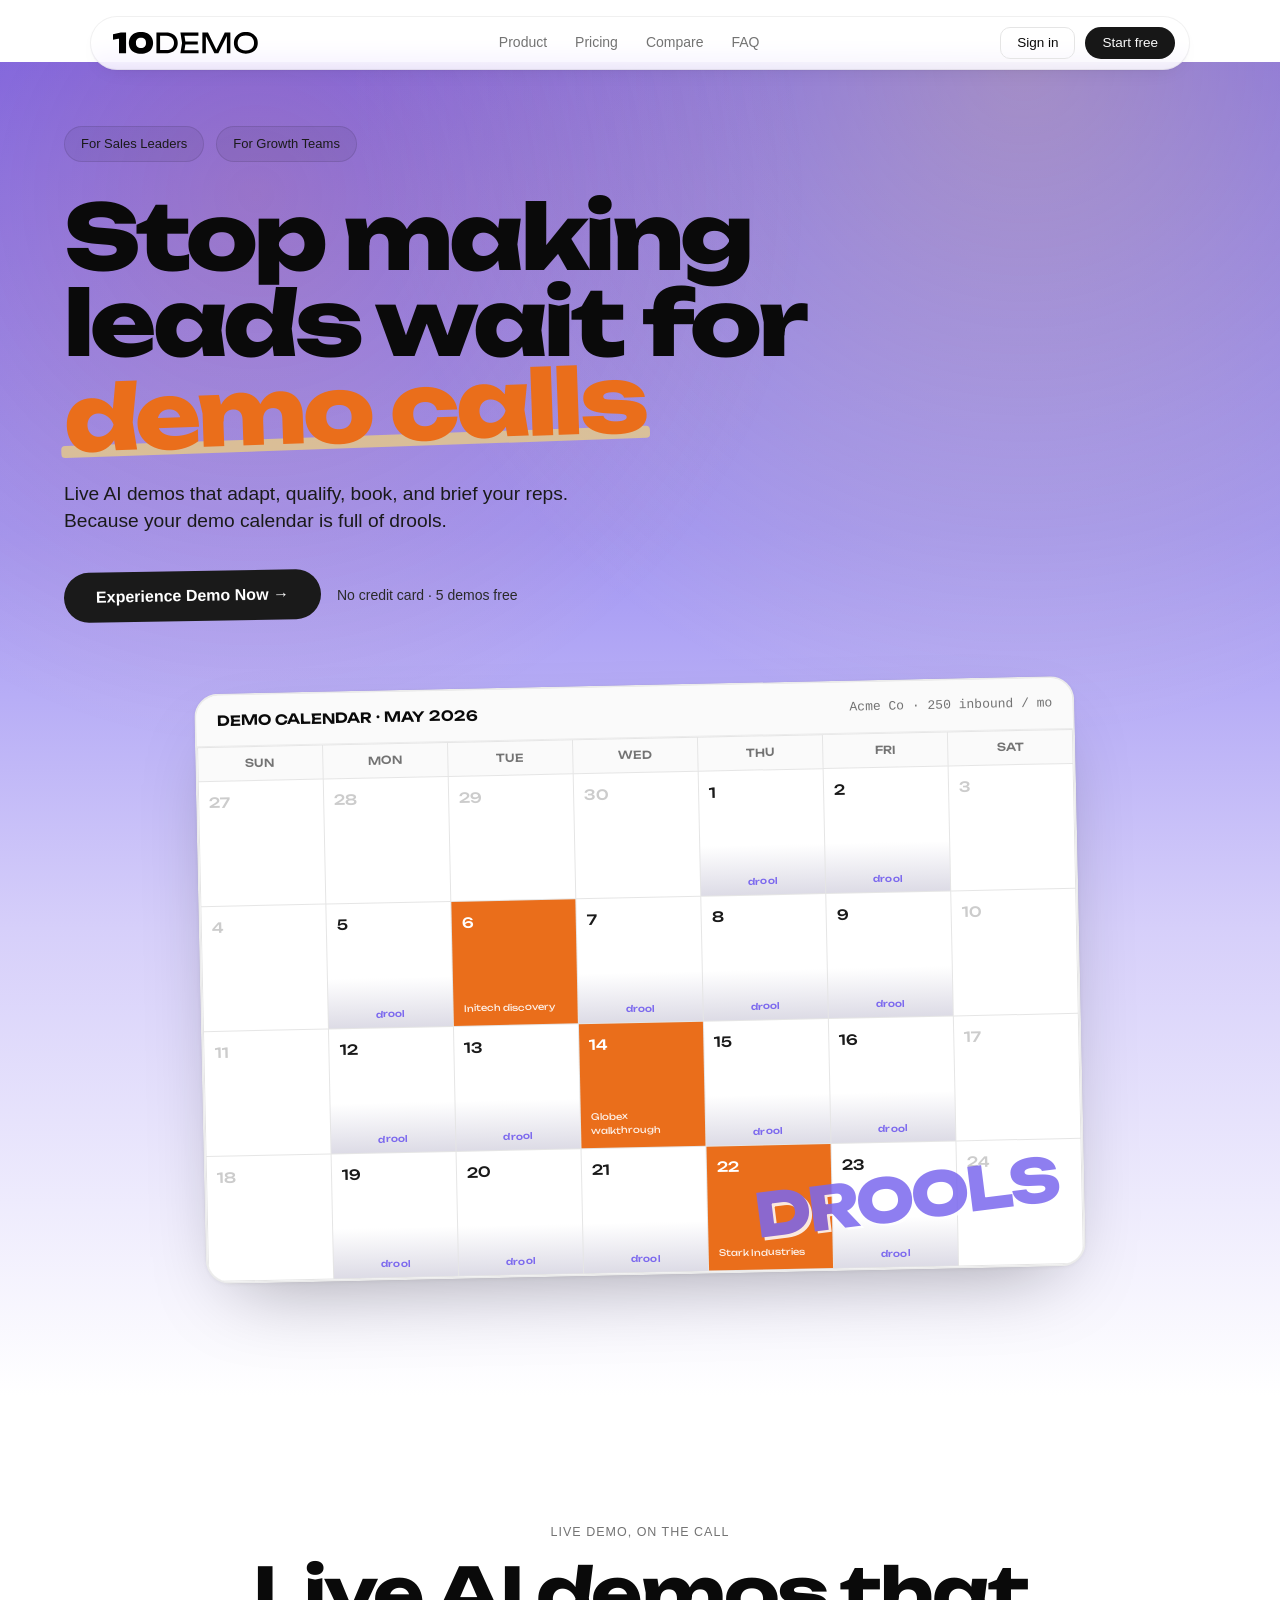
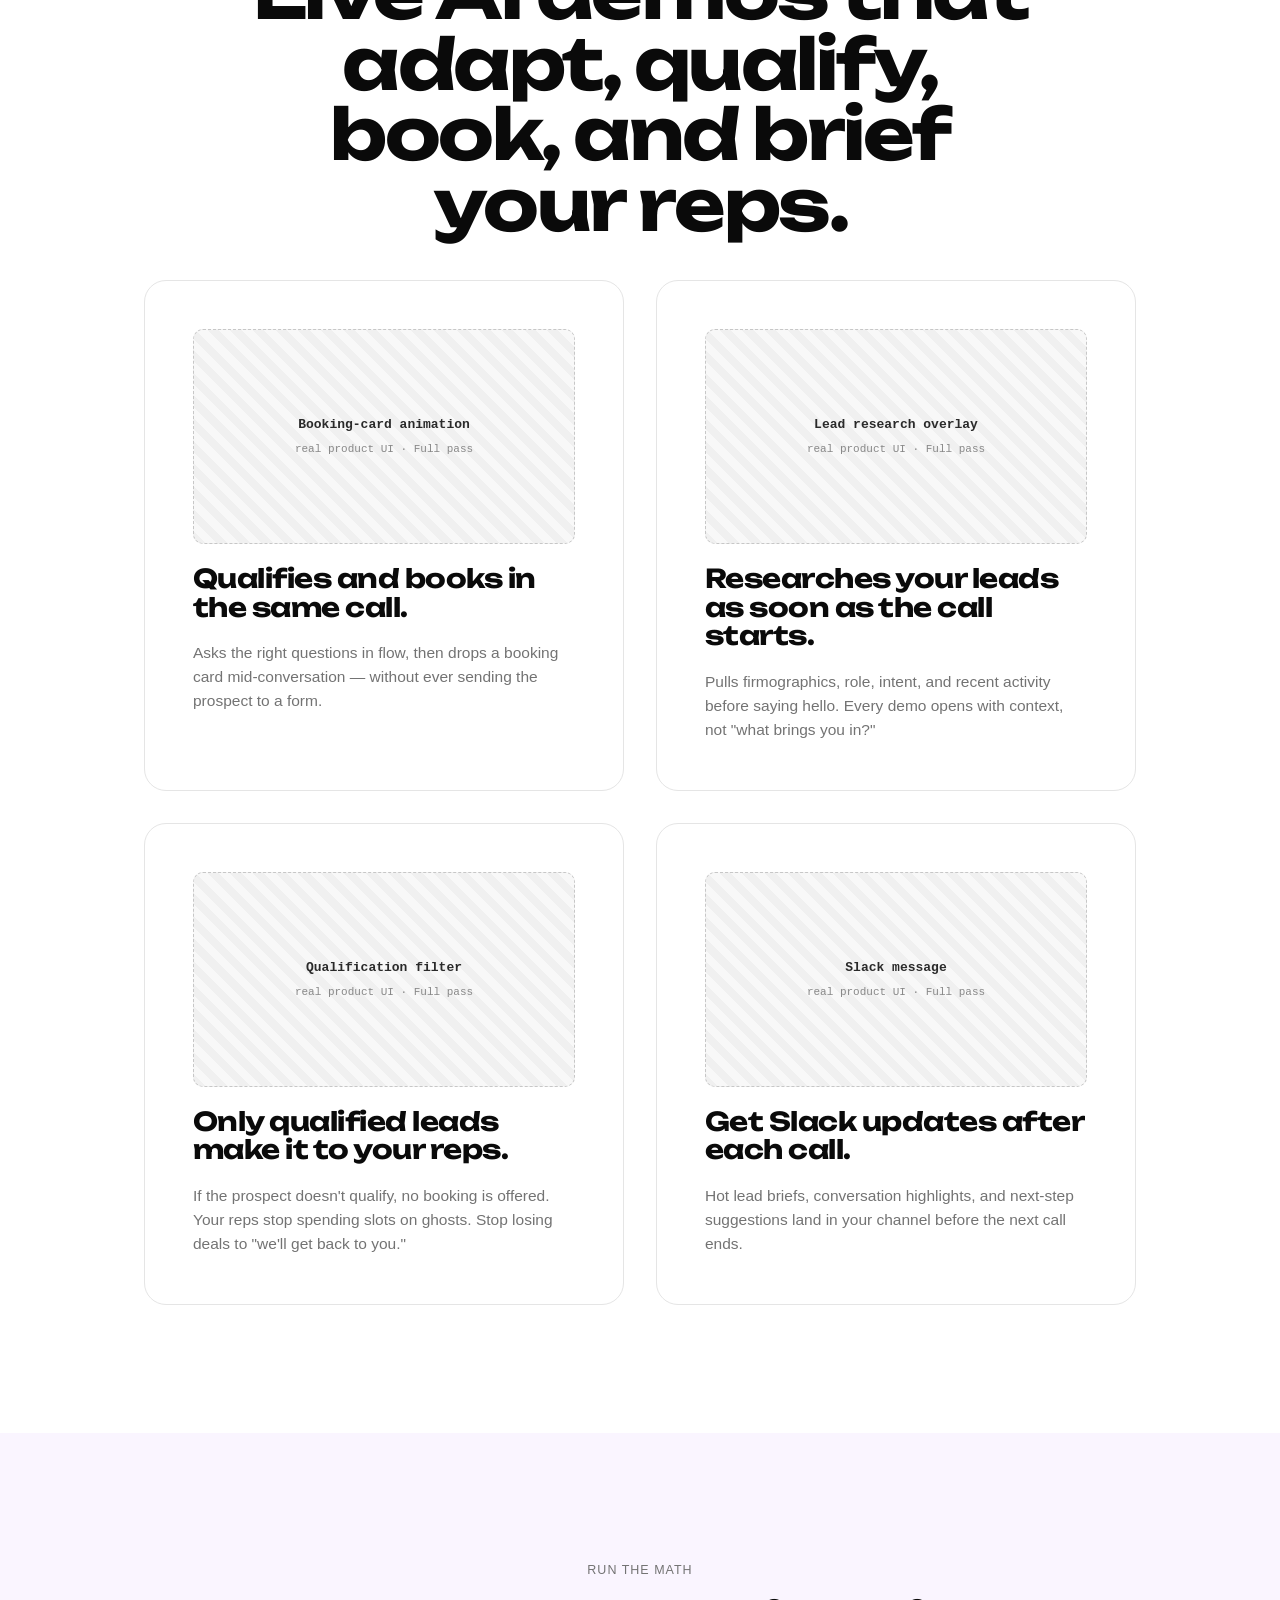
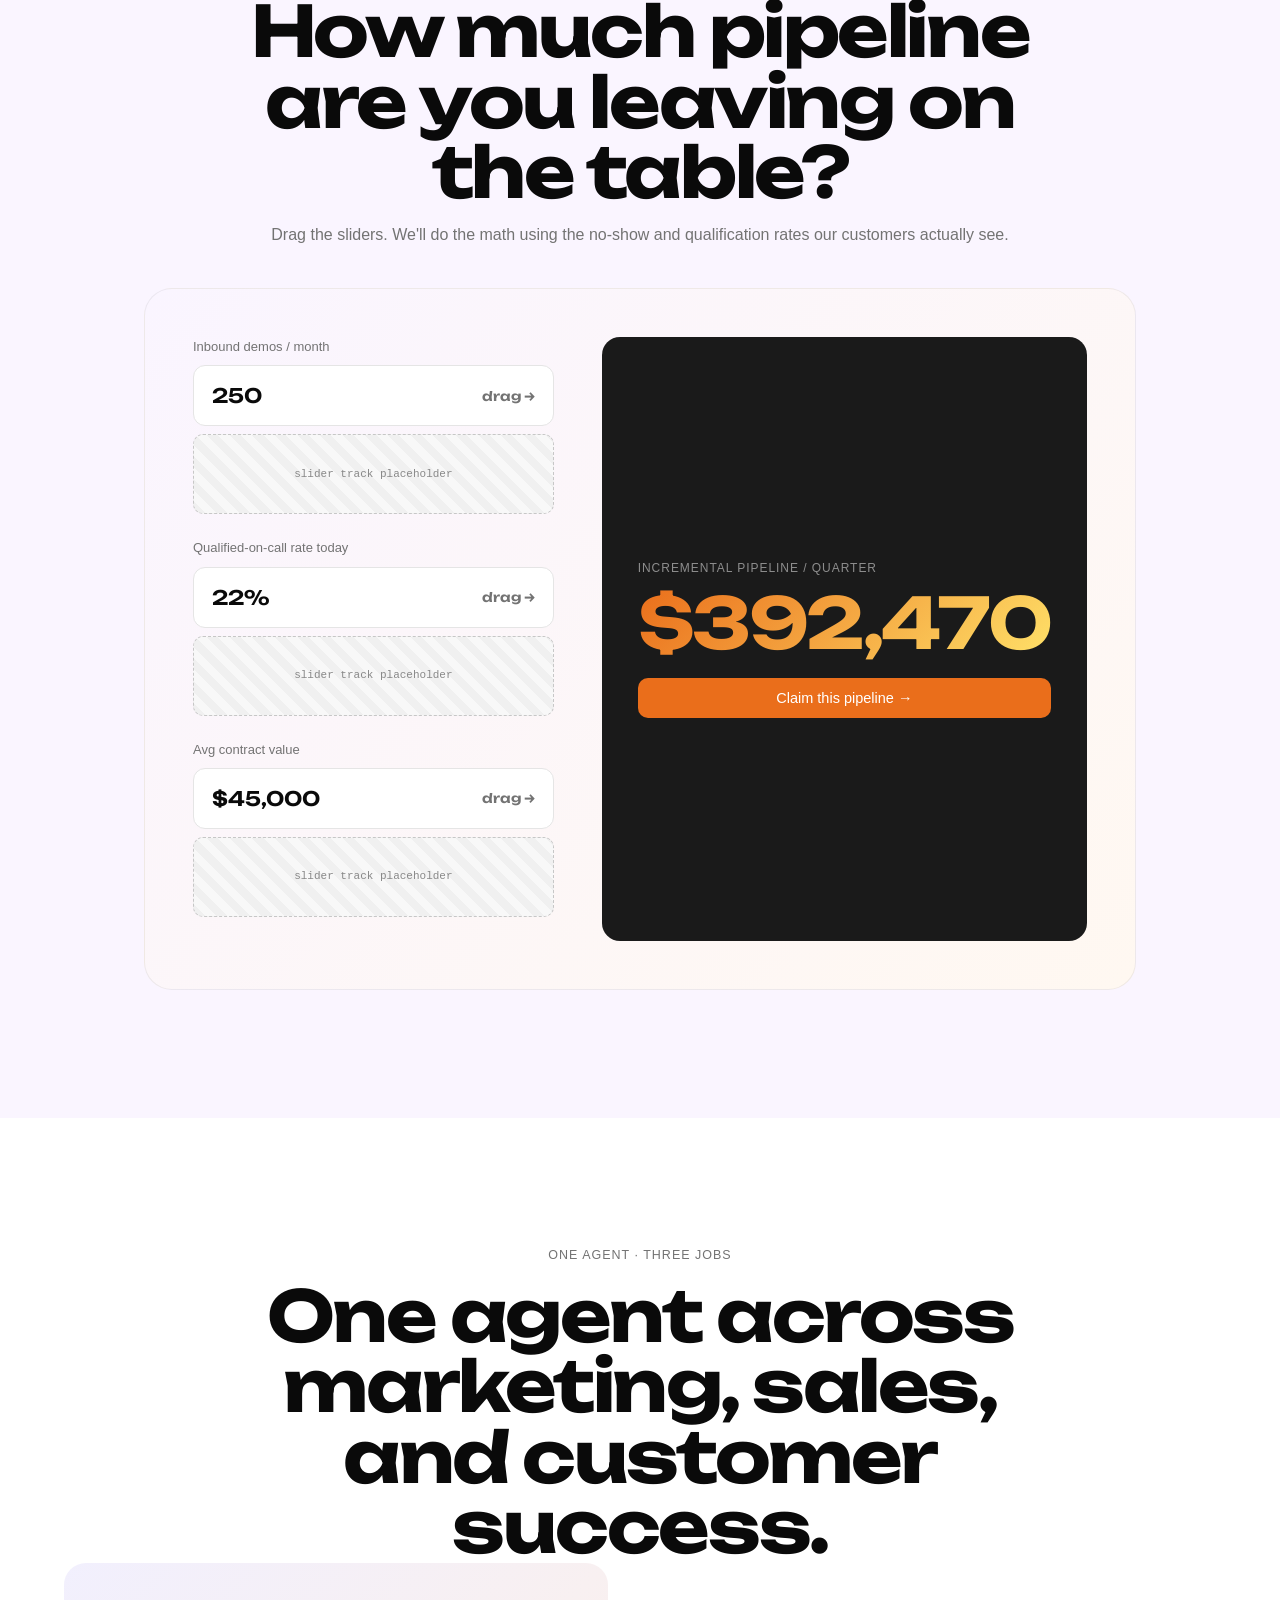
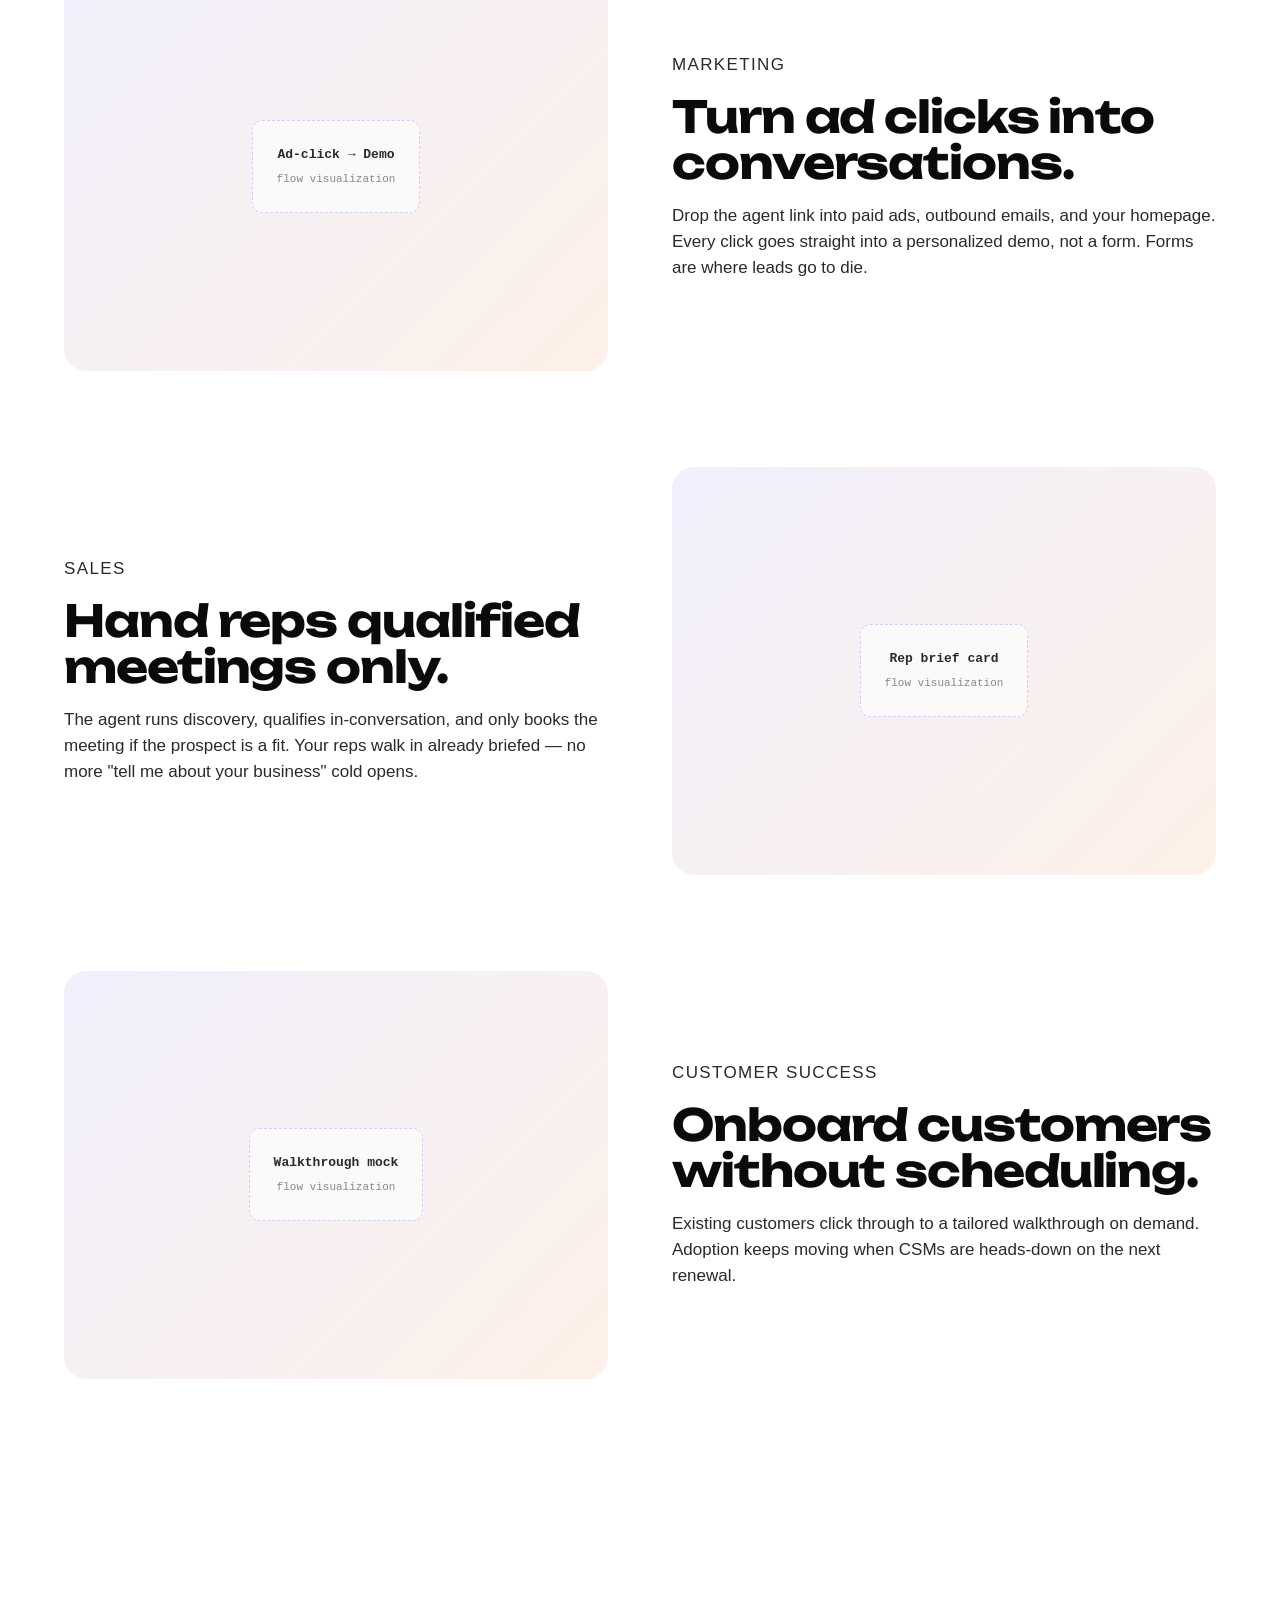
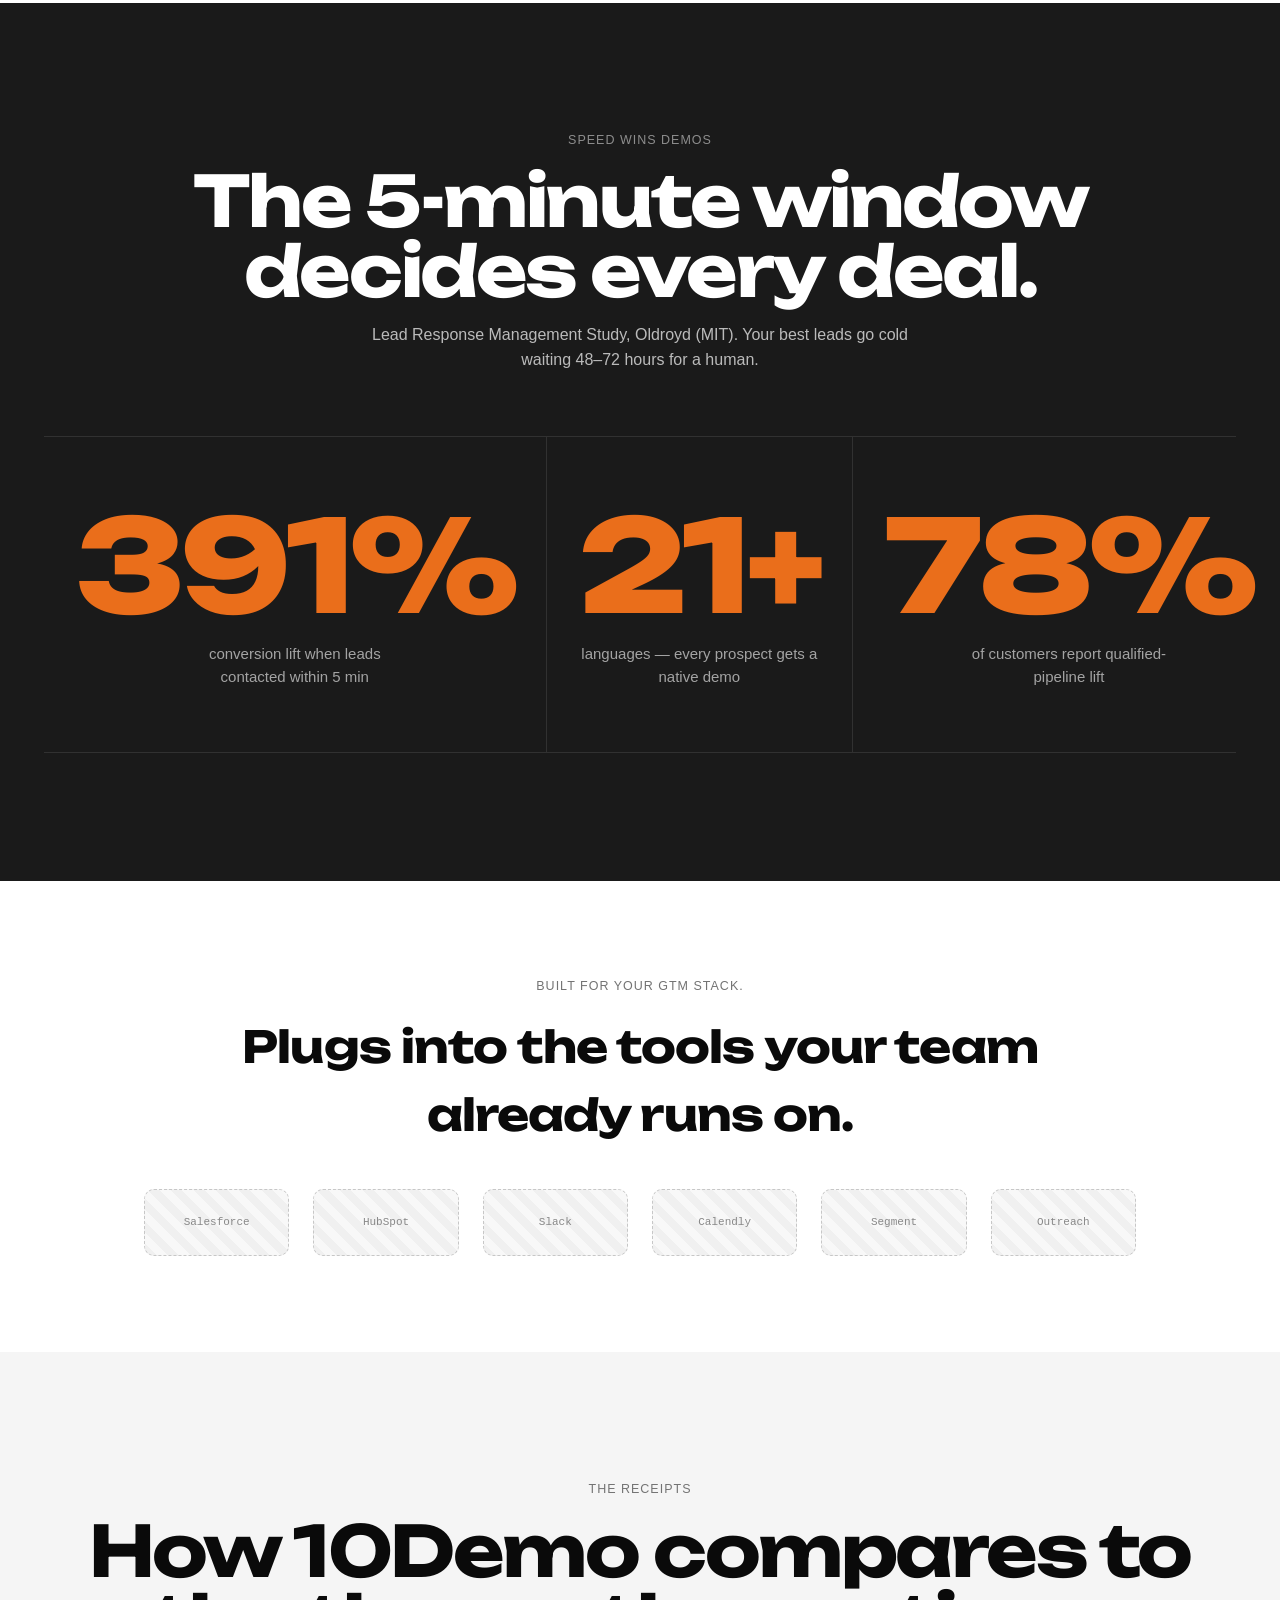
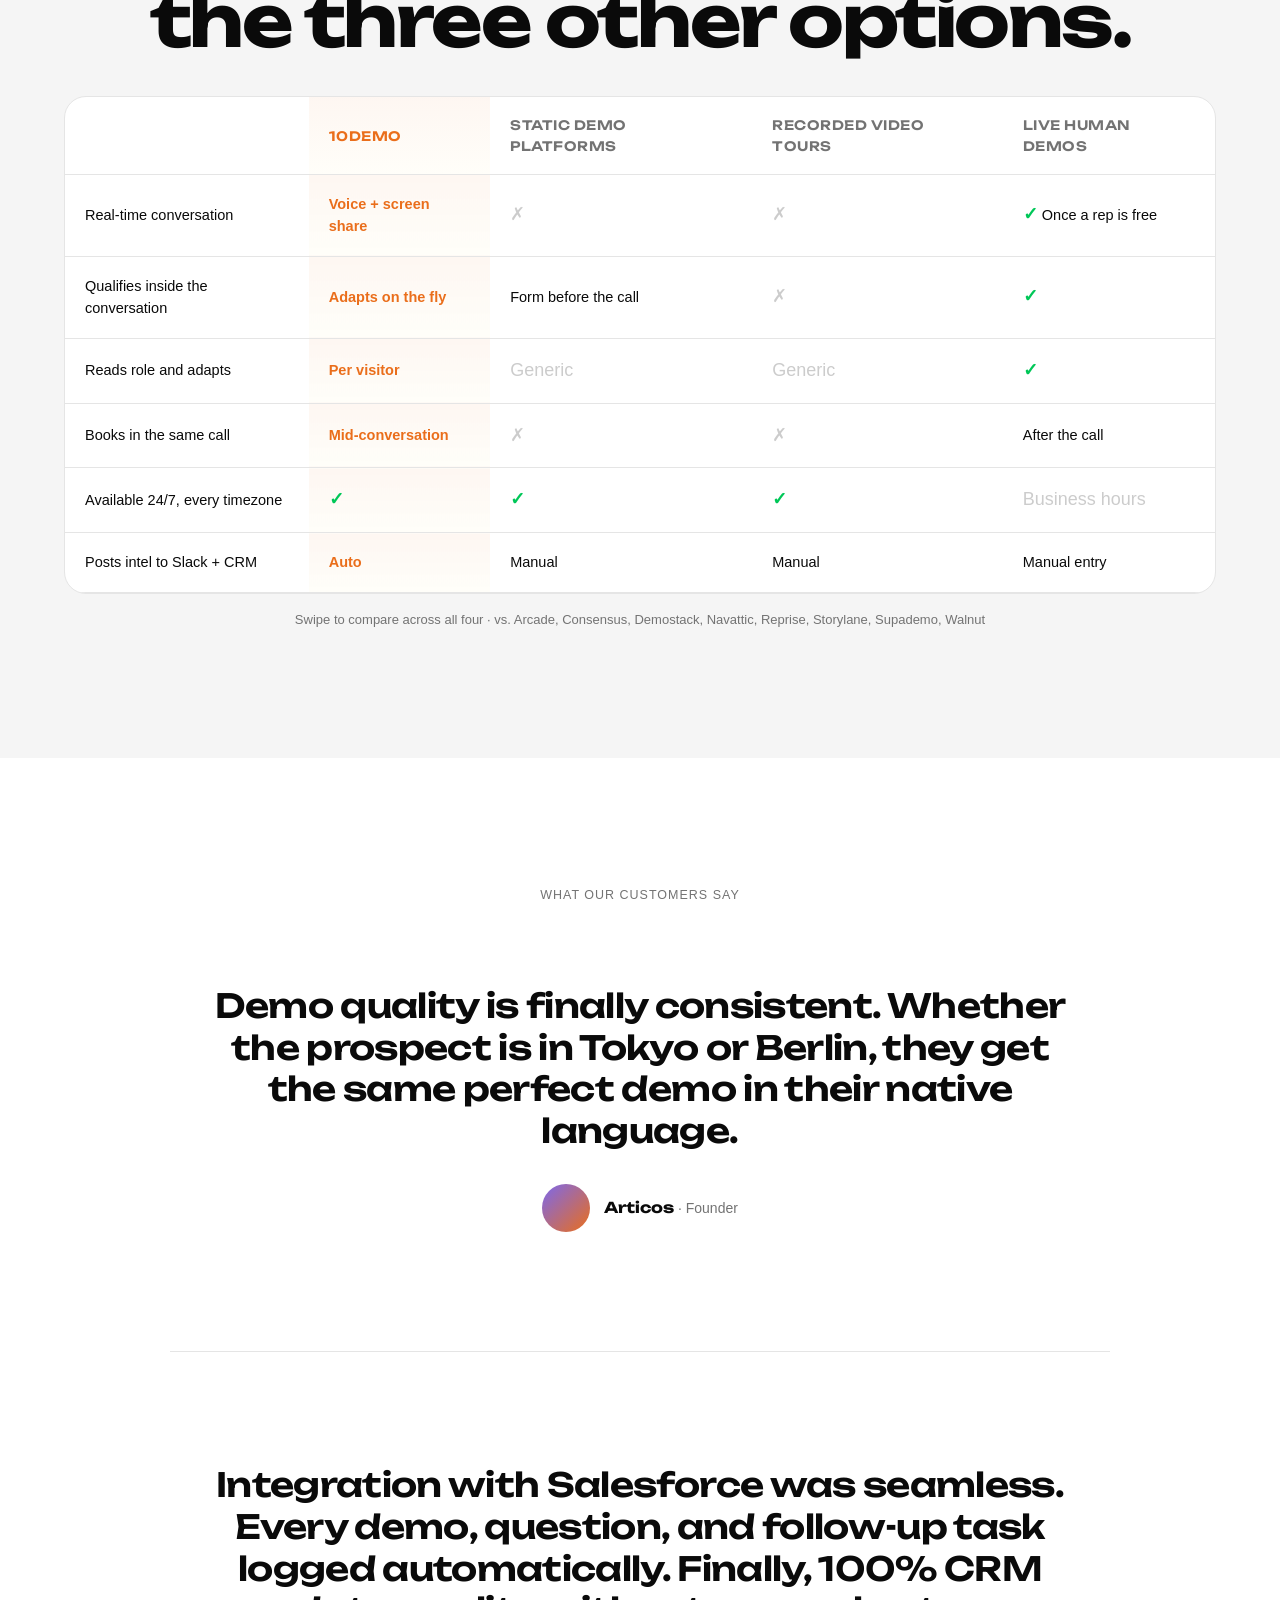
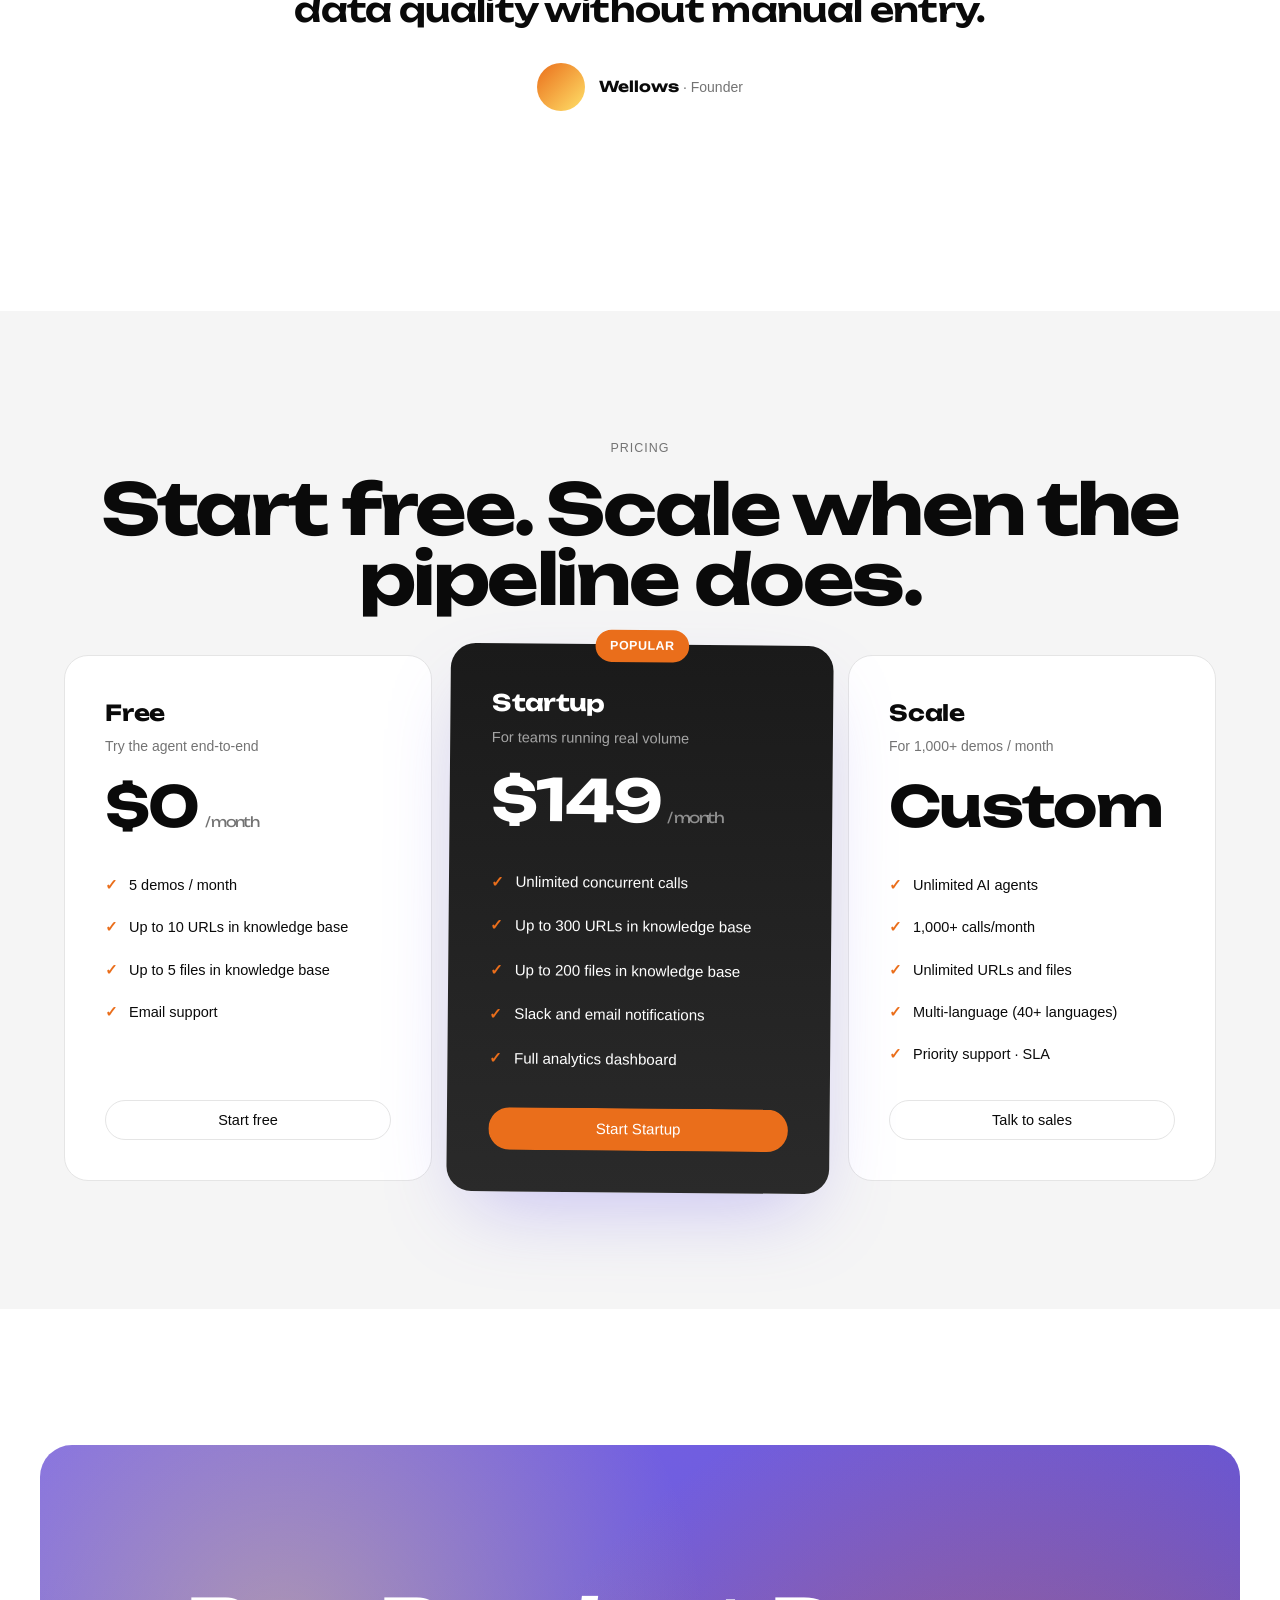
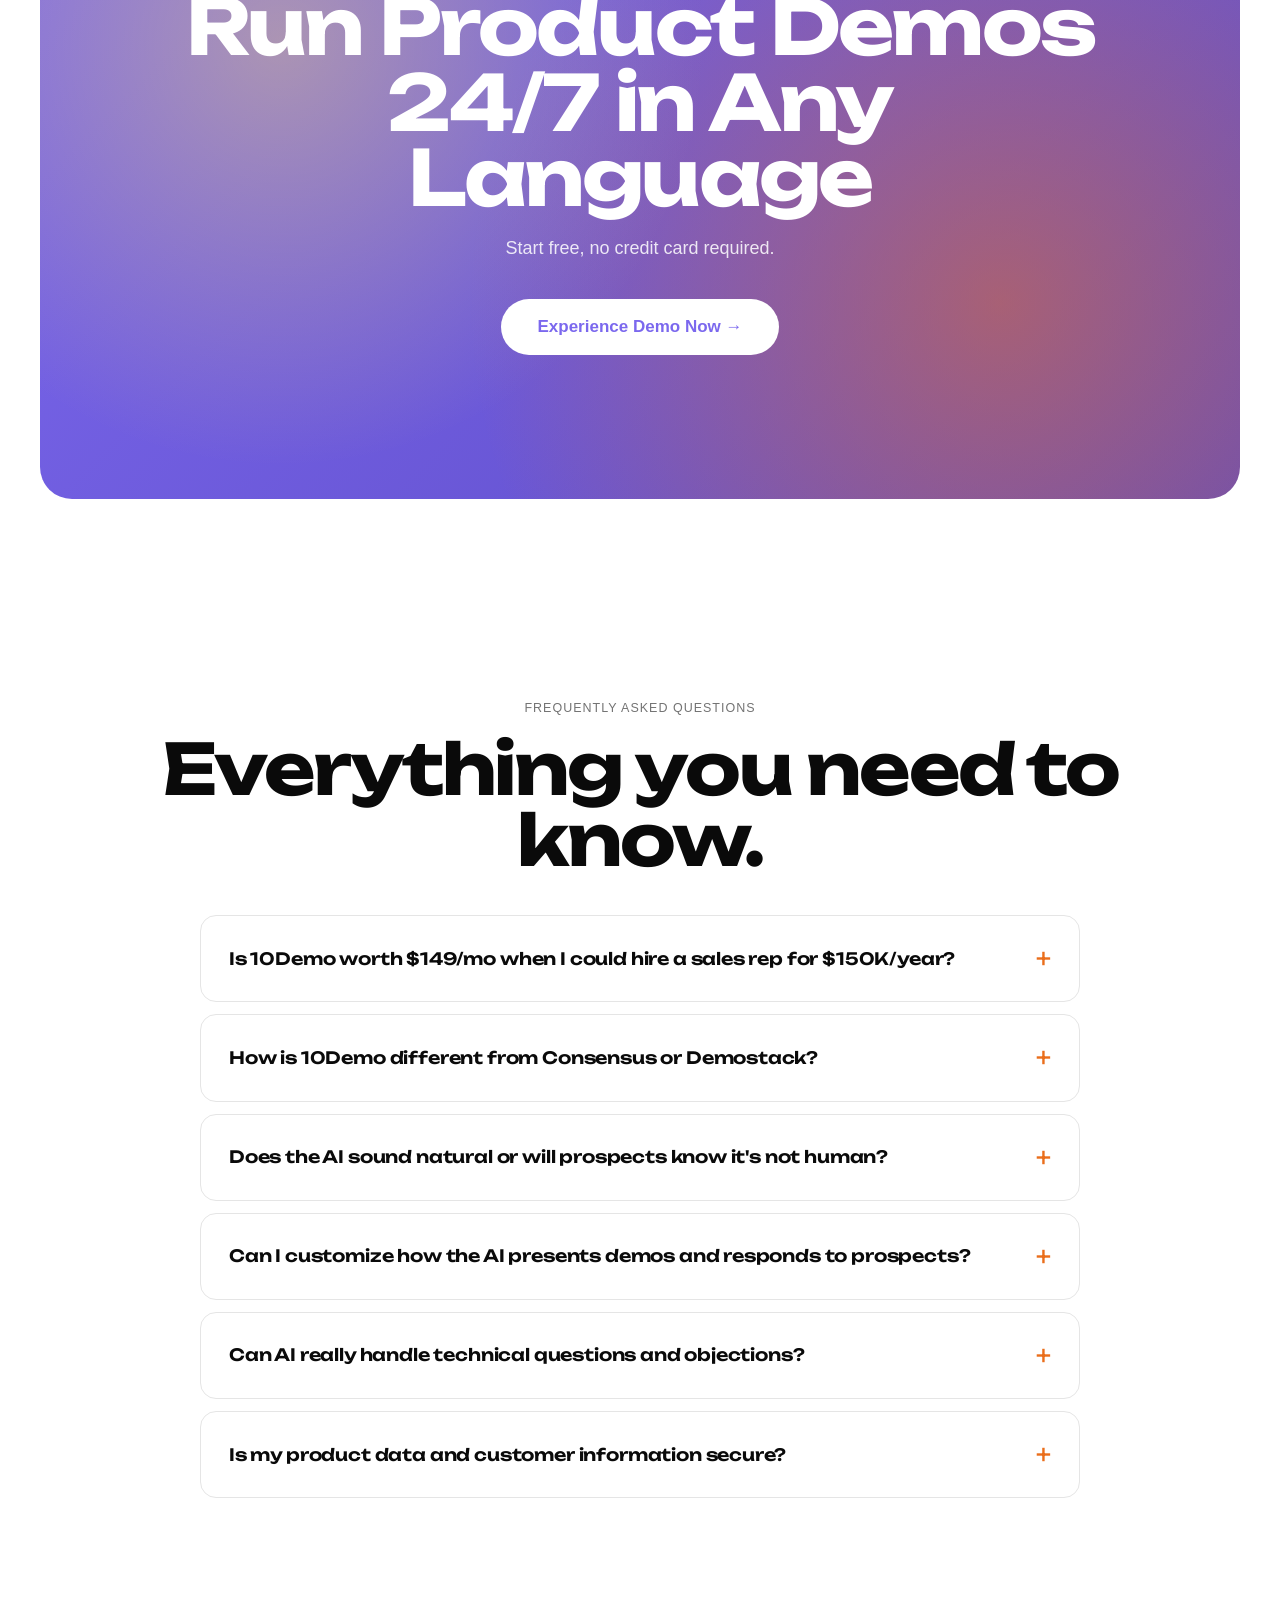
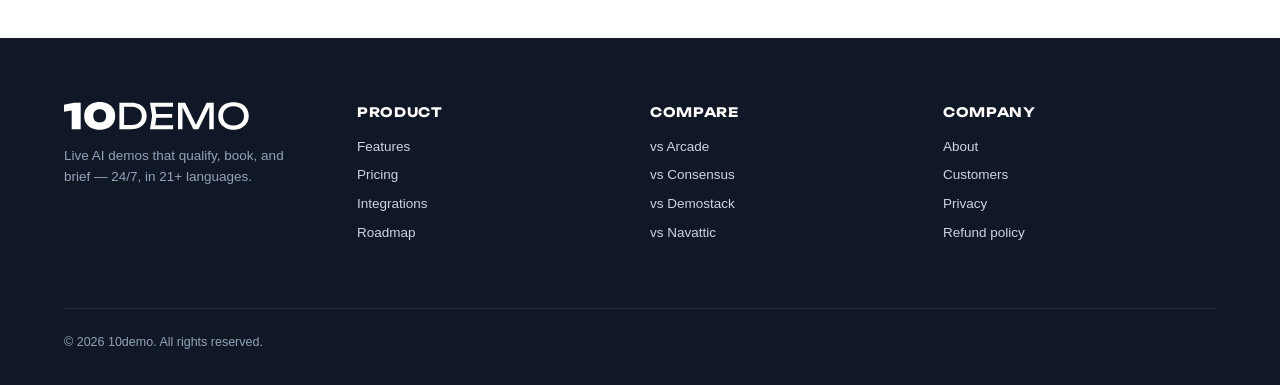
<file: c/index.html>
<!DOCTYPE html>
<html lang="en">
<head>
<meta charset="utf-8" />
<meta name="viewport" content="width=device-width, initial-scale=1" />
<title>10demo — Stop making leads wait for demo calls</title>
<link rel="stylesheet" href="assets/brand.css" />
<style>
  /* ============ Variant C — BRAND-LED specific overrides ============
     Hypothesis: B2B SaaS landing pages are noise; personality
     + memorability beats yet-another-feature-grid.
     Move: amplify the "Drools" calendar joke, dial up saturation,
     bigger type, more breathing room, more wit per section. */

  /* Hero — Brand-led: amplified calendar centerpiece */
  .hero-c {
    position: relative; overflow: hidden;
    padding: 64px 0 120px;
    background:
      radial-gradient(circle at 20% 10%, rgba(234,110,27,0.18), transparent 35%),
      radial-gradient(circle at 80% 0%, rgba(255,225,105,0.30), transparent 40%),
      linear-gradient(180deg, #7b68ee 0%, #a195f3 35%, #d6cffa 65%, #ffffff 100%);
  }
  .hero-c .pre-chips { display: flex; gap: 12px; margin-bottom: 32px; }
  .pre-chip {
    background: rgba(0,0,0,0.06); border: 1px solid rgba(0,0,0,0.1);
    border-radius: 999px; padding: 7px 16px; font-size: 13px; font-weight: 500;
    color: #1a1a1a;
  }
  .hero-c h1 {
    font-family: 'Unbounded', sans-serif; font-weight: 800;
    font-size: clamp(48px, 7vw, 92px); line-height: 0.96;
    letter-spacing: -0.04em; margin-bottom: 28px; color: #0a0a0a;
    max-width: 900px;
  }
  .hero-c h1 .swap {
    color: var(--orange); position: relative; display: inline-block;
    transform: rotate(-2deg);
  }
  .hero-c h1 .swap::after {
    content: ""; position: absolute; left: -4px; right: -4px; bottom: 4px;
    height: 12px; background: rgba(255,225,105,0.6); z-index: -1;
    border-radius: 4px;
  }
  .hero-c .sub {
    font-size: clamp(18px, 1.5vw, 22px); line-height: 1.45; color: #1a1a1a;
    max-width: 580px; margin-bottom: 36px; font-weight: 400;
  }
  .hero-c .ctas { display: flex; gap: 16px; align-items: center; margin-bottom: 16px; }
  .hero-c .btn-character {
    background: #1a1a1a; color: #fff; border-radius: 999px;
    padding: 16px 32px; font-size: 16px; font-weight: 600;
    border: 0; cursor: pointer; font-family: inherit;
    transition: transform .2s cubic-bezier(.34,1.56,.64,1);
    transform: rotate(-1deg);
  }
  .hero-c .btn-character:hover { transform: rotate(0deg) scale(1.04); }
  .hero-c .trust { font-size: 14px; color: #2a2a2a; font-weight: 500; }

  /* Calendar centerpiece — the brand signature, amplified */
  .calendar-centerpiece {
    margin: 64px auto 0; max-width: 880px;
    background: #fff; border-radius: 24px;
    border: 2px solid rgba(0,0,0,0.08);
    box-shadow: 0 32px 80px -32px rgba(0,0,0,0.35), 0 1px 4px rgba(0,0,0,0.05);
    overflow: hidden; position: relative;
    transform: rotate(-1.2deg);
  }
  .calendar-centerpiece .cal-chrome {
    background: #fafafa; border-bottom: 1px solid rgba(0,0,0,0.06);
    display: flex; justify-content: space-between; align-items: center;
    padding: 14px 20px; font-family: ui-monospace, monospace; font-size: 13px;
  }
  .calendar-centerpiece .cal-chrome .month { font-family: 'Unbounded', sans-serif; font-weight: 600; font-size: 14px; }
  .calendar-centerpiece .cal-grid {
    display: grid; grid-template-columns: repeat(7, 1fr);
    gap: 1px; padding: 1px; background: var(--border);
  }
  .calendar-centerpiece .cal-cell {
    background: #fff; aspect-ratio: 1; padding: 10px;
    font-family: 'Unbounded', sans-serif; font-size: 14px; font-weight: 500;
    color: #1a1a1a; position: relative;
    display: flex; flex-direction: column;
  }
  .calendar-centerpiece .cal-cell.head {
    background: #fafafa; aspect-ratio: auto; padding: 8px;
    font-size: 11px; color: var(--muted-foreground); font-weight: 500;
    text-align: center;
  }
  .calendar-centerpiece .cal-cell.dim { color: #ccc; }
  .calendar-centerpiece .cal-cell .drool-drop {
    position: absolute; bottom: 4px; left: 50%; transform: translateX(-50%);
    width: 12px; height: 18px; background: var(--lavender); opacity: 0.5;
    border-radius: 50% 50% 50% 50% / 60% 60% 40% 40%;
  }
  .calendar-centerpiece .cal-cell.empty {
    background: linear-gradient(180deg, #fff 60%, rgba(123,104,238,0.08) 100%);
  }
  .calendar-centerpiece .cal-cell.empty .drool-text {
    position: absolute; left: 50%; bottom: 6px; transform: translateX(-50%);
    font-family: 'Unbounded', sans-serif; font-size: 9px;
    color: var(--lavender); font-weight: 500; letter-spacing: 0.02em;
  }
  .calendar-centerpiece .cal-cell.has-event {
    background: var(--orange); color: #fff;
  }
  .calendar-centerpiece .cal-cell.has-event small {
    font-size: 9px; font-weight: 400; margin-top: auto; opacity: 0.9;
  }
  .calendar-centerpiece .cal-overlay-text {
    position: absolute; right: 24px; bottom: 24px; transform: rotate(-6deg);
    font-family: 'Unbounded', sans-serif; font-size: 60px; font-weight: 800;
    color: var(--lavender); opacity: 0.85;
    text-shadow: 3px 3px 0 #fff;
    pointer-events: none;
    letter-spacing: -0.04em;
  }

  /* Sections — generous breathing room */
  section.airy { padding: 128px 0; }
  section.airy.tighter { padding: 96px 0; }

  .section-title-c {
    font-family: 'Unbounded', sans-serif; font-weight: 700;
    font-size: clamp(40px, 5.5vw, 72px);
    line-height: 1; letter-spacing: -0.035em;
  }

  /* Feature grid — 2x2 (not 4x1) for breathing room */
  .feature-grid-c { display: grid; grid-template-columns: 1fr 1fr; gap: 32px; }
  @media (max-width: 800px) { .feature-grid-c { grid-template-columns: 1fr; } }
  .feature-card-c {
    background: #fff; border: 1px solid var(--border); border-radius: 22px;
    padding: 48px;
    display: flex; flex-direction: column; gap: 20px;
  }
  .feature-card-c .visual { aspect-ratio: 16/9; min-height: 180px; }
  .feature-card-c h4 {
    font-family: 'Unbounded', sans-serif; font-size: 26px; font-weight: 700;
    line-height: 1.1; letter-spacing: -0.02em;
  }
  .feature-card-c p { color: var(--muted-foreground); font-size: 15.5px; line-height: 1.55; }

  /* Use cases — 3 stacked rows, alternating image side */
  .use-case-row {
    display: grid; grid-template-columns: 1fr 1fr; gap: 64px; align-items: center;
    margin-bottom: 96px;
  }
  .use-case-row:nth-child(even) > div:first-child { order: 2; }
  @media (max-width: 800px) { .use-case-row { grid-template-columns: 1fr; gap: 32px; } .use-case-row:nth-child(even) > div:first-child { order: 1; } }
  .use-case-row .visual {
    aspect-ratio: 4/3; min-height: 280px;
    background: linear-gradient(135deg, rgba(123,104,238,0.10), rgba(234,110,27,0.10));
    border-radius: 22px; padding: 32px;
    display: flex; align-items: center; justify-content: center;
  }
  .use-case-row h3 {
    font-family: 'Unbounded', sans-serif; font-size: clamp(28px, 3.5vw, 44px);
    line-height: 1.05; letter-spacing: -0.025em; margin-bottom: 16px;
  }
  .use-case-row p { font-size: 17px; line-height: 1.55; color: #2a2a2a; }

  /* Speed wins — large oversized stats */
  .speed-stats-c {
    display: grid; grid-template-columns: repeat(3, 1fr); gap: 0;
    border-top: 1px solid var(--border); border-bottom: 1px solid var(--border);
  }
  .speed-stat-c { padding: 64px 32px; text-align: center; border-right: 1px solid var(--border); }
  .speed-stat-c:last-child { border-right: 0; }
  .speed-stat-c .num {
    font-family: 'Unbounded', sans-serif; font-weight: 800;
    font-size: clamp(72px, 10vw, 140px); line-height: 1; letter-spacing: -0.04em;
    color: var(--orange);
  }
  .speed-stat-c .lbl { font-size: 15px; color: var(--muted-foreground); margin-top: 14px; line-height: 1.5; max-width: 240px; margin-left: auto; margin-right: auto; }
  @media (max-width: 800px) {
    .speed-stats-c { grid-template-columns: 1fr; }
    .speed-stat-c { border-right: 0; border-bottom: 1px solid var(--border); padding: 48px 24px; }
    .speed-stat-c:last-child { border-bottom: 0; }
  }

  /* ROI calc */
  .roi-card-c {
    background: linear-gradient(135deg, #faf5ff 0%, #fff8f1 100%);
    border-radius: 28px; padding: 48px; border: 1px solid rgba(0,0,0,0.06);
    display: grid; grid-template-columns: 1.2fr 1fr; gap: 48px; align-items: stretch;
  }
  @media (max-width: 800px) { .roi-card-c { grid-template-columns: 1fr; padding: 32px; } }
  .roi-card-c label { display: block; font-size: 13px; color: var(--muted-foreground); margin-bottom: 8px; font-weight: 500; }
  .roi-card-c .slider-display {
    background: #fff; padding: 14px 18px; border-radius: 12px;
    border: 1px solid var(--border);
    display: flex; justify-content: space-between; align-items: center;
    font-family: 'Unbounded', sans-serif; font-weight: 600; font-size: 20px;
  }
  .roi-card-c .sliders > div { margin-bottom: 24px; }
  .roi-card-c .result {
    background: #1a1a1a; color: #fff; border-radius: 18px; padding: 36px;
    display: flex; flex-direction: column; justify-content: center;
  }
  .roi-card-c .result .small { font-size: 12px; letter-spacing: 0.08em; text-transform: uppercase; color: rgba(255,255,255,0.5); }
  .roi-card-c .result .big {
    font-family: 'Unbounded', sans-serif; font-weight: 700;
    font-size: clamp(44px, 5.5vw, 72px); line-height: 1.05; letter-spacing: -0.035em;
    background: linear-gradient(135deg, var(--orange) 0%, var(--yellow) 100%);
    -webkit-background-clip: text; -webkit-text-fill-color: transparent; background-clip: text;
    margin: 8px 0 18px;
  }

  /* Compare table — playful */
  .compare-c {
    background: #fff; border-radius: 22px; border: 1px solid var(--border); overflow: hidden;
  }
  .compare-c table { width: 100%; border-collapse: collapse; font-size: 14.5px; }
  .compare-c th, .compare-c td { padding: 18px 20px; text-align: left; border-bottom: 1px solid var(--border); }
  .compare-c th { font-family: 'Unbounded', sans-serif; font-weight: 600; font-size: 13px; letter-spacing: 0.04em; text-transform: uppercase; color: var(--muted-foreground); }
  .compare-c .ours { background: linear-gradient(180deg, rgba(234,110,27,0.06) 0%, rgba(255,225,105,0.04) 100%); font-weight: 600; color: var(--orange); }
  .compare-c .check { color: var(--green); font-weight: 700; font-size: 18px; }
  .compare-c .x { color: #ccc; font-size: 18px; }

  /* Pull-quote testimonials — full width */
  .pull-quote {
    text-align: center; max-width: 940px; margin: 0 auto;
    padding: 64px 32px; position: relative;
  }
  .pull-quote::before {
    content: """; font-family: 'Unbounded', sans-serif; font-size: 220px;
    color: rgba(123,104,238,0.12); line-height: 1; position: absolute;
    top: 0; left: 0; pointer-events: none;
  }
  .pull-quote blockquote {
    font-family: 'Unbounded', sans-serif; font-weight: 600;
    font-size: clamp(22px, 2.6vw, 36px); line-height: 1.25; letter-spacing: -0.02em;
    margin-bottom: 32px; position: relative;
  }
  .pull-quote .meta {
    display: inline-flex; align-items: center; gap: 14px;
    font-size: 14px; color: var(--muted-foreground);
  }
  .pull-quote .avatar { width: 48px; height: 48px; border-radius: 50%; }
  .pull-quote .meta b { font-family: 'Unbounded', sans-serif; color: var(--foreground); font-size: 15px; }

  /* Pricing */
  .pricing-grid { display: grid; grid-template-columns: repeat(3, 1fr); gap: 24px; }
  @media (max-width: 900px) { .pricing-grid { grid-template-columns: 1fr; } }
  .price-card-c {
    background: #fff; border: 1px solid var(--border); border-radius: 24px; padding: 40px;
    display: flex; flex-direction: column;
  }
  .price-card-c.featured {
    background: linear-gradient(180deg, #1a1a1a 0%, #2a2a2a 100%);
    color: #fff; border: 0;
    transform: scale(1.04) rotate(0.5deg); position: relative;
    box-shadow: 0 32px 80px -24px rgba(123,104,238,0.4);
  }
  .price-card-c.featured .badge {
    position: absolute; top: -14px; left: 50%; transform: translateX(-50%);
    background: var(--orange); color: #fff; font-size: 12px; padding: 6px 14px;
    border-radius: 999px; font-weight: 600; letter-spacing: 0.04em; text-transform: uppercase;
  }
  .price-card-c h3 { font-family: 'Unbounded', sans-serif; font-size: 22px; font-weight: 700; margin-bottom: 6px; letter-spacing: -0.01em; }
  .price-card-c .price { font-family: 'Unbounded', sans-serif; font-size: 56px; font-weight: 700; line-height: 1; margin: 20px 0 6px; letter-spacing: -0.03em; }
  .price-card-c .price small { font-size: 14px; font-weight: 400; color: var(--muted-foreground); margin-left: 6px; }
  .price-card-c.featured .price small { color: rgba(255,255,255,0.5); }
  .price-card-c ul { list-style: none; margin: 24px 0; flex: 1; }
  .price-card-c li { padding: 10px 0; font-size: 14.5px; padding-left: 24px; position: relative; }
  .price-card-c li::before { content: "✓"; position: absolute; left: 0; color: var(--orange); font-weight: 700; }

  /* Final CTA — big, brand-loud */
  .final-cta-c {
    background:
      radial-gradient(circle at 20% 30%, rgba(255,225,105,0.4), transparent 40%),
      radial-gradient(circle at 80% 70%, rgba(234,110,27,0.5), transparent 50%),
      linear-gradient(135deg, #7b68ee 0%, #5e4cc7 100%);
    color: #fff; text-align: center; padding: 144px 24px;
    border-radius: 32px; margin: 48px auto; max-width: var(--container);
    position: relative; overflow: hidden;
  }
  .final-cta-c h2 {
    font-family: 'Unbounded', sans-serif; font-weight: 800;
    font-size: clamp(44px, 6vw, 88px); font-weight: 700; line-height: 0.98;
    letter-spacing: -0.035em; margin-bottom: 20px; position: relative;
    max-width: 920px; margin-left: auto; margin-right: auto;
  }
  .final-cta-c p { font-size: 18px; color: rgba(255,255,255,0.85); margin-bottom: 36px; position: relative; }
  .final-cta-c .btn-final {
    background: #fff; color: var(--lavender); padding: 18px 36px;
    font-size: 17px; font-weight: 700; border-radius: 999px; border: 0;
    cursor: pointer; font-family: inherit;
    transition: transform .2s cubic-bezier(.34,1.56,.64,1);
  }
  .final-cta-c .btn-final:hover { transform: scale(1.05); }

  /* Logo wall */
  .logo-wall-c { display: grid; grid-template-columns: repeat(6, 1fr); gap: 24px; align-items: center; }
  @media (max-width: 800px) { .logo-wall-c { grid-template-columns: repeat(3, 1fr); } }

  /* FAQ */
  .faq-list { max-width: 880px; margin: 0 auto; }
  .faq-item-c {
    background: #fff; border: 1px solid var(--border); border-radius: 16px;
    padding: 24px 28px; margin-bottom: 12px;
  }
  .faq-item-c summary { font-family: 'Unbounded', sans-serif; font-size: 17px; font-weight: 600; list-style: none; display: flex; justify-content: space-between; align-items: center; cursor: pointer; letter-spacing: -0.01em; }
  .faq-item-c summary::after { content: "+"; color: var(--orange); font-size: 24px; font-weight: 400; }
  .faq-item-c[open] summary::after { content: "−"; }
  .faq-item-c p { margin-top: 16px; color: var(--muted-foreground); font-size: 15px; line-height: 1.6; }
</style>
</head>
<body>
<header class="nav-bar" style="margin-top: 8px;">
  <img src="assets/logo.svg" alt="10demo" class="logo" />
  <nav>
    <a href="#features">Product</a>
    <a href="#roi">Pricing</a>
    <a href="#compare">Compare</a>
    <a href="#faq">FAQ</a>
  </nav>
  <div class="nav-actions">
    <button class="btn btn-secondary" style="padding: 8px 16px; font-size: 13.5px;">Sign in</button>
    <button class="btn btn-primary" style="padding: 8px 16px; font-size: 13.5px; border-radius: 999px;">Start free</button>
  </div>
</header>

<!-- ═══════════════ HERO — BRAND-LED, CALENDAR CENTERPIECE ═══════════════ -->
<section class="hero-c">
  <div class="container">
    <div class="pre-chips">
      <span class="pre-chip">For Sales Leaders</span>
      <span class="pre-chip">For Growth Teams</span>
    </div>
    <h1>Stop making leads wait for <span class="swap">demo calls</span></h1>
    <p class="sub">Live AI demos that adapt, qualify, book, and brief your reps. Because your demo calendar is full of drools.</p>
    <div class="ctas">
      <button class="btn-character">Experience Demo Now →</button>
      <span class="trust">No credit card · 5 demos free</span>
    </div>

    <!-- The calendar centerpiece - amplified Drools -->
    <div class="calendar-centerpiece">
      <div class="cal-chrome">
        <span class="month">DEMO CALENDAR · MAY 2026</span>
        <span style="color: var(--muted-foreground);">Acme Co · 250 inbound / mo</span>
      </div>
      <div class="cal-grid">
        <div class="cal-cell head">SUN</div><div class="cal-cell head">MON</div><div class="cal-cell head">TUE</div><div class="cal-cell head">WED</div><div class="cal-cell head">THU</div><div class="cal-cell head">FRI</div><div class="cal-cell head">SAT</div>
        <div class="cal-cell dim">27</div><div class="cal-cell dim">28</div><div class="cal-cell dim">29</div><div class="cal-cell dim">30</div><div class="cal-cell empty">1<span class="drool-text">drool</span></div><div class="cal-cell empty">2<span class="drool-text">drool</span></div><div class="cal-cell dim">3</div>
        <div class="cal-cell dim">4</div><div class="cal-cell empty">5<span class="drool-text">drool</span></div><div class="cal-cell has-event">6<small>Initech discovery</small></div><div class="cal-cell empty">7<span class="drool-text">drool</span></div><div class="cal-cell empty">8<span class="drool-text">drool</span></div><div class="cal-cell empty">9<span class="drool-text">drool</span></div><div class="cal-cell dim">10</div>
        <div class="cal-cell dim">11</div><div class="cal-cell empty">12<span class="drool-text">drool</span></div><div class="cal-cell empty">13<span class="drool-text">drool</span></div><div class="cal-cell has-event">14<small>Globex walkthrough</small></div><div class="cal-cell empty">15<span class="drool-text">drool</span></div><div class="cal-cell empty">16<span class="drool-text">drool</span></div><div class="cal-cell dim">17</div>
        <div class="cal-cell dim">18</div><div class="cal-cell empty">19<span class="drool-text">drool</span></div><div class="cal-cell empty">20<span class="drool-text">drool</span></div><div class="cal-cell empty">21<span class="drool-text">drool</span></div><div class="cal-cell has-event">22<small>Stark Industries</small></div><div class="cal-cell empty">23<span class="drool-text">drool</span></div><div class="cal-cell dim">24</div>
      </div>
      <div class="cal-overlay-text">DROOLS</div>
    </div>
  </div>
</section>

<!-- ═══════════════ FEATURE GRID — 2x2 BREATHING ═══════════════ -->
<section id="features" class="airy">
  <div class="container-tight">
    <p class="eyebrow text-center mb-2">Live demo, on the call</p>
    <h2 class="section-title-c text-center mb-4" style="max-width: 800px; margin-left: auto; margin-right: auto;">Live AI demos that adapt, qualify, book, and brief your reps.</h2>

    <div class="feature-grid-c mt-4">
      <div class="feature-card-c">
        <div class="placeholder visual"><strong>Booking-card animation</strong><small>real product UI · Full pass</small></div>
        <h4>Qualifies and books in the same call.</h4>
        <p>Asks the right questions in flow, then drops a booking card mid-conversation — without ever sending the prospect to a form.</p>
      </div>
      <div class="feature-card-c">
        <div class="placeholder visual"><strong>Lead research overlay</strong><small>real product UI · Full pass</small></div>
        <h4>Researches your leads as soon as the call starts.</h4>
        <p>Pulls firmographics, role, intent, and recent activity before saying hello. Every demo opens with context, not "what brings you in?"</p>
      </div>
      <div class="feature-card-c">
        <div class="placeholder visual"><strong>Qualification filter</strong><small>real product UI · Full pass</small></div>
        <h4>Only qualified leads make it to your reps.</h4>
        <p>If the prospect doesn't qualify, no booking is offered. Your reps stop spending slots on ghosts. Stop losing deals to "we'll get back to you."</p>
      </div>
      <div class="feature-card-c">
        <div class="placeholder visual"><strong>Slack message</strong><small>real product UI · Full pass</small></div>
        <h4>Get Slack updates after each call.</h4>
        <p>Hot lead briefs, conversation highlights, and next-step suggestions land in your channel before the next call ends.</p>
      </div>
    </div>
  </div>
</section>

<!-- ═══════════════ ROI CALCULATOR ═══════════════ -->
<section id="roi" class="airy" style="background: #faf5ff;">
  <div class="container-tight">
    <p class="eyebrow text-center mb-2">Run the math</p>
    <h2 class="section-title-c text-center mb-2" style="max-width: 800px; margin-left: auto; margin-right: auto;">How much pipeline are you leaving on the table?</h2>
    <p class="text-center text-muted mb-4">Drag the sliders. We'll do the math using the no-show and qualification rates our customers actually see.</p>

    <div class="roi-card-c mt-4">
      <div class="sliders">
        <div>
          <label>Inbound demos / month</label>
          <div class="slider-display"><span>250</span><span style="font-size: 13px; color: var(--muted-foreground);">drag →</span></div>
          <div class="placeholder" style="height: 16px; padding: 0; margin-top: 8px;"><small>slider track placeholder</small></div>
        </div>
        <div>
          <label>Qualified-on-call rate today</label>
          <div class="slider-display"><span>22%</span><span style="font-size: 13px; color: var(--muted-foreground);">drag →</span></div>
          <div class="placeholder" style="height: 16px; padding: 0; margin-top: 8px;"><small>slider track placeholder</small></div>
        </div>
        <div>
          <label>Avg contract value</label>
          <div class="slider-display"><span>$45,000</span><span style="font-size: 13px; color: var(--muted-foreground);">drag →</span></div>
          <div class="placeholder" style="height: 16px; padding: 0; margin-top: 8px;"><small>slider track placeholder</small></div>
        </div>
      </div>
      <div class="result">
        <span class="small">Incremental pipeline / quarter</span>
        <div class="big">$392,470</div>
        <button class="btn btn-orange">Claim this pipeline →</button>
      </div>
    </div>
  </div>
</section>

<!-- ═══════════════ ONE AGENT — STACKED USE CASES ═══════════════ -->
<section class="airy">
  <div class="container">
    <p class="eyebrow text-center mb-2">One agent · three jobs</p>
    <h2 class="section-title-c text-center mb-6" style="max-width: 880px; margin-left: auto; margin-right: auto;">One agent across marketing, sales, and customer success.</h2>

    <div class="use-case-row">
      <div class="visual"><div class="placeholder" style="background: rgba(255,255,255,0.6); border-color: rgba(123,104,238,0.3);"><strong>Ad-click → Demo</strong><small>flow visualization</small></div></div>
      <div>
        <p class="eyebrow text-orange mb-2">Marketing</p>
        <h3>Turn ad clicks into conversations.</h3>
        <p>Drop the agent link into paid ads, outbound emails, and your homepage. Every click goes straight into a personalized demo, not a form. Forms are where leads go to die.</p>
      </div>
    </div>

    <div class="use-case-row">
      <div class="visual"><div class="placeholder" style="background: rgba(255,255,255,0.6); border-color: rgba(123,104,238,0.3);"><strong>Rep brief card</strong><small>flow visualization</small></div></div>
      <div>
        <p class="eyebrow text-orange mb-2">Sales</p>
        <h3>Hand reps qualified meetings only.</h3>
        <p>The agent runs discovery, qualifies in-conversation, and only books the meeting if the prospect is a fit. Your reps walk in already briefed — no more "tell me about your business" cold opens.</p>
      </div>
    </div>

    <div class="use-case-row">
      <div class="visual"><div class="placeholder" style="background: rgba(255,255,255,0.6); border-color: rgba(123,104,238,0.3);"><strong>Walkthrough mock</strong><small>flow visualization</small></div></div>
      <div>
        <p class="eyebrow text-orange mb-2">Customer Success</p>
        <h3>Onboard customers without scheduling.</h3>
        <p>Existing customers click through to a tailored walkthrough on demand. Adoption keeps moving when CSMs are heads-down on the next renewal.</p>
      </div>
    </div>
  </div>
</section>

<!-- ═══════════════ SPEED WINS DEMOS ═══════════════ -->
<section class="airy" style="background: #1a1a1a; color: #fff;">
  <div class="container-tight text-center">
    <p class="eyebrow mb-2" style="color: rgba(255,255,255,0.5);">Speed wins demos</p>
    <h2 class="section-title-c mb-2" style="color: #fff;">The 5-minute window decides every deal.</h2>
    <p class="mb-6" style="color: rgba(255,255,255,0.7); max-width: 580px; margin: 16px auto 0;">Lead Response Management Study, Oldroyd (MIT). Your best leads go cold waiting 48–72 hours for a human.</p>
  </div>
  <div class="container mt-6" style="max-width: 1240px;">
    <div class="speed-stats-c" style="border-color: rgba(255,255,255,0.1);">
      <div class="speed-stat-c" style="border-color: rgba(255,255,255,0.1);">
        <div class="num">391%</div>
        <div class="lbl" style="color: rgba(255,255,255,0.6);">conversion lift when leads contacted within 5 min</div>
      </div>
      <div class="speed-stat-c" style="border-color: rgba(255,255,255,0.1);">
        <div class="num">21+</div>
        <div class="lbl" style="color: rgba(255,255,255,0.6);">languages — every prospect gets a native demo</div>
      </div>
      <div class="speed-stat-c" style="border-color: rgba(255,255,255,0.1);">
        <div class="num">78%</div>
        <div class="lbl" style="color: rgba(255,255,255,0.6);">of customers report qualified-pipeline lift</div>
      </div>
    </div>
  </div>
</section>

<!-- ═══════════════ GTM STACK LOGO WALL ═══════════════ -->
<section class="airy tighter">
  <div class="container-tight text-center">
    <p class="eyebrow mb-2">Built for your GTM stack.</p>
    <h2 class="font-display" style="font-size: clamp(28px, 3.5vw, 44px); margin-bottom: 40px; letter-spacing: -0.02em;">Plugs into the tools your team already runs on.</h2>
    <div class="logo-wall-c">
      <div class="placeholder" style="min-height: 64px;"><small>Salesforce</small></div>
      <div class="placeholder" style="min-height: 64px;"><small>HubSpot</small></div>
      <div class="placeholder" style="min-height: 64px;"><small>Slack</small></div>
      <div class="placeholder" style="min-height: 64px;"><small>Calendly</small></div>
      <div class="placeholder" style="min-height: 64px;"><small>Segment</small></div>
      <div class="placeholder" style="min-height: 64px;"><small>Outreach</small></div>
    </div>
  </div>
</section>

<!-- ═══════════════ COMPARE TABLE ═══════════════ -->
<section id="compare" class="airy" style="background: var(--muted);">
  <div class="container">
    <p class="eyebrow text-center mb-2">The receipts</p>
    <h2 class="section-title-c text-center mb-4">How 10Demo compares to the three other options.</h2>
    <div class="compare-c mt-4">
      <table>
        <thead>
          <tr>
            <th></th>
            <th class="ours" style="text-align: left; color: var(--orange);">10Demo</th>
            <th>Static demo platforms</th>
            <th>Recorded video tours</th>
            <th>Live human demos</th>
          </tr>
        </thead>
        <tbody>
          <tr><td>Real-time conversation</td><td class="ours">Voice + screen share</td><td><span class="x">✗</span></td><td><span class="x">✗</span></td><td><span class="check">✓</span> Once a rep is free</td></tr>
          <tr><td>Qualifies inside the conversation</td><td class="ours">Adapts on the fly</td><td>Form before the call</td><td><span class="x">✗</span></td><td><span class="check">✓</span></td></tr>
          <tr><td>Reads role and adapts</td><td class="ours">Per visitor</td><td><span class="x">Generic</span></td><td><span class="x">Generic</span></td><td><span class="check">✓</span></td></tr>
          <tr><td>Books in the same call</td><td class="ours">Mid-conversation</td><td><span class="x">✗</span></td><td><span class="x">✗</span></td><td>After the call</td></tr>
          <tr><td>Available 24/7, every timezone</td><td class="ours"><span class="check">✓</span></td><td><span class="check">✓</span></td><td><span class="check">✓</span></td><td><span class="x">Business hours</span></td></tr>
          <tr><td>Posts intel to Slack + CRM</td><td class="ours">Auto</td><td>Manual</td><td>Manual</td><td>Manual entry</td></tr>
        </tbody>
      </table>
    </div>
    <p class="text-center text-muted mt-2" style="font-size: 13px;">Swipe to compare across all four · vs. Arcade, Consensus, Demostack, Navattic, Reprise, Storylane, Supademo, Walnut</p>
  </div>
</section>

<!-- ═══════════════ TESTIMONIALS — PULL QUOTES ═══════════════ -->
<section class="airy">
  <div class="container">
    <p class="eyebrow text-center mb-2">What our customers say</p>
    <div class="pull-quote">
      <blockquote>Demo quality is finally consistent. Whether the prospect is in Tokyo or Berlin, they get the same perfect demo in their native language.</blockquote>
      <div class="meta">
        <div class="avatar" style="background: linear-gradient(135deg, var(--lavender), var(--orange));"></div>
        <span><b>Articos</b> · Founder</span>
      </div>
    </div>
    <hr style="border: 0; border-top: 1px solid var(--border); max-width: 940px; margin: 48px auto;" />
    <div class="pull-quote">
      <blockquote>Integration with Salesforce was seamless. Every demo, question, and follow-up task logged automatically. Finally, 100% CRM data quality without manual entry.</blockquote>
      <div class="meta">
        <div class="avatar" style="background: linear-gradient(135deg, var(--orange), var(--yellow));"></div>
        <span><b>Wellows</b> · Founder</span>
      </div>
    </div>
  </div>
</section>

<!-- ═══════════════ PRICING ═══════════════ -->
<section class="airy" style="background: var(--muted);">
  <div class="container">
    <p class="eyebrow text-center mb-2">Pricing</p>
    <h2 class="section-title-c text-center mb-4">Start free. Scale when the pipeline does.</h2>
    <div class="pricing-grid mt-4">
      <div class="price-card-c">
        <h3>Free</h3>
        <p class="text-muted" style="font-size: 14px;">Try the agent end-to-end</p>
        <div class="price">$0<small>/ month</small></div>
        <ul>
          <li>5 demos / month</li>
          <li>Up to 10 URLs in knowledge base</li>
          <li>Up to 5 files in knowledge base</li>
          <li>Email support</li>
        </ul>
        <button class="btn btn-secondary" style="border-radius: 999px;">Start free</button>
      </div>
      <div class="price-card-c featured">
        <span class="badge">Popular</span>
        <h3>Startup</h3>
        <p style="font-size: 14px; color: rgba(255,255,255,0.6);">For teams running real volume</p>
        <div class="price">$149<small>/ month</small></div>
        <ul>
          <li>Unlimited concurrent calls</li>
          <li>Up to 300 URLs in knowledge base</li>
          <li>Up to 200 files in knowledge base</li>
          <li>Slack and email notifications</li>
          <li>Full analytics dashboard</li>
        </ul>
        <button class="btn btn-orange" style="border-radius: 999px;">Start Startup</button>
      </div>
      <div class="price-card-c">
        <h3>Scale</h3>
        <p class="text-muted" style="font-size: 14px;">For 1,000+ demos / month</p>
        <div class="price">Custom</div>
        <ul>
          <li>Unlimited AI agents</li>
          <li>1,000+ calls/month</li>
          <li>Unlimited URLs and files</li>
          <li>Multi-language (40+ languages)</li>
          <li>Priority support · SLA</li>
        </ul>
        <button class="btn btn-secondary" style="border-radius: 999px;">Talk to sales</button>
      </div>
    </div>
  </div>
</section>

<!-- ═══════════════ FINAL CTA ═══════════════ -->
<section class="tight-a">
  <div class="final-cta-c">
    <h2>Run Product Demos 24/7 in Any Language</h2>
    <p>Start free, no credit card required.</p>
    <button class="btn-final">Experience Demo Now →</button>
  </div>
</section>

<!-- ═══════════════ FAQ ═══════════════ -->
<section id="faq" class="airy" style="padding-top: 64px;">
  <div class="container-tight">
    <p class="eyebrow text-center mb-2">Frequently asked questions</p>
    <h2 class="section-title-c text-center mb-4">Everything you need to know.</h2>
    <div class="faq-list mt-4">
      <details class="faq-item-c"><summary>Is 10Demo worth $149/mo when I could hire a sales rep for $150K/year?</summary><p>One mid-market SDR runs ~25 demos a week. 10Demo runs unlimited concurrent demos in 21+ languages, 24/7, and surfaces qualified leads only. The math holds at any team size.</p></details>
      <details class="faq-item-c"><summary>How is 10Demo different from Consensus or Demostack?</summary><p>Those are static demo platforms — recorded screens with click-to-advance. 10Demo is a live AI agent that adapts to each prospect, qualifies them in the conversation, and books the meeting in the same call.</p></details>
      <details class="faq-item-c"><summary>Does the AI sound natural or will prospects know it's not human?</summary><p>The AI is upfront — it identifies itself. What customers report is that prospects prefer it: zero scheduling friction, instant answers, and never a sales-pitch detour.</p></details>
      <details class="faq-item-c"><summary>Can I customize how the AI presents demos and responds to prospects?</summary><p>Yes — knowledge base, tone, qualification rules, booking logic, and CRM hooks are all configurable.</p></details>
      <details class="faq-item-c"><summary>Can AI really handle technical questions and objections?</summary><p>It handles 90%+ of inbound technical questions in customer deployments. For the rest, it routes the prospect to the right rep with a brief.</p></details>
      <details class="faq-item-c"><summary>Is my product data and customer information secure?</summary><p>SOC 2 Type II, GDPR-compliant, end-to-end encrypted. Enterprise SSO, audit logs, and data residency available on Scale.</p></details>
    </div>
  </div>
</section>

<!-- ═══════════════ FOOTER ═══════════════ -->
<footer class="site-footer">
  <div class="container">
    <div class="grid-4">
      <div>
        <img src="assets/logo.svg" alt="10demo" style="height: 28px; filter: invert(1) brightness(2); margin-bottom: 16px;" />
        <p style="font-size: 13.5px; color: #94a3b8; max-width: 240px;">Live AI demos that qualify, book, and brief — 24/7, in 21+ languages.</p>
      </div>
      <div>
        <h5>Product</h5>
        <ul><li><a href="#">Features</a></li><li><a href="#">Pricing</a></li><li><a href="#">Integrations</a></li><li><a href="#">Roadmap</a></li></ul>
      </div>
      <div>
        <h5>Compare</h5>
        <ul><li><a href="#">vs Arcade</a></li><li><a href="#">vs Consensus</a></li><li><a href="#">vs Demostack</a></li><li><a href="#">vs Navattic</a></li></ul>
      </div>
      <div>
        <h5>Company</h5>
        <ul><li><a href="#">About</a></li><li><a href="#">Customers</a></li><li><a href="#">Privacy</a></li><li><a href="#">Refund policy</a></li></ul>
      </div>
    </div>
    <div class="footer-bottom">
      <span>© 2026 10demo. All rights reserved.</span>
      
    </div>
  </div>
</footer>

</body>
</html>
</file>
<file: a/assets/brand.css>
/* 10demo · Shared Brand Tokens — used by all 3 variants
   Source of truth: ../brand-spec.md
   Locked across A/B/C so the test isolates design hypothesis, not styling drift */

@import url('https://fonts.googleapis.com/css2?family=Unbounded:wght@400;500;600;700;800&display=swap');

:root {
  /* Neutral axis (shadcn) */
  --background: #ffffff;
  --foreground: #0a0a0a;
  --card: #ffffff;
  --card-foreground: #0a0a0a;
  --primary: #171717;
  --primary-foreground: #fafafa;
  --muted: #f5f5f5;
  --muted-foreground: #737373;
  --border: #e5e5e5;
  --input: #e5e5e5;

  /* Brand signature */
  --lavender: #7b68ee;
  --lavender-soft: #a195f3;
  --orange: #ea6e1b;
  --golden: #f99c00;
  --yellow: #ffe169;
  --navy: #101828;
  --green: #00c758;
  --red: #fb2c36;
  --sky: #3b82f6;

  /* Hero gradient — locked brand signature */
  --hero-gradient: linear-gradient(180deg, #7b68ee 0%, rgba(123,104,238,0.55) 35%, rgba(123,104,238,0.18) 70%, #ffffff 100%);

  --radius: 0.625rem;
  --container: 1200px;
}

* { box-sizing: border-box; margin: 0; padding: 0; }

html, body {
  font-family: -apple-system, BlinkMacSystemFont, "Segoe UI", Roboto, "Helvetica Neue", Arial, "Noto Sans", sans-serif;
  background: var(--background);
  color: var(--foreground);
  line-height: 1.55;
  -webkit-font-smoothing: antialiased;
  text-rendering: optimizeLegibility;
}

img, svg { display: block; max-width: 100%; }

a { color: inherit; text-decoration: none; }

.font-display { font-family: 'Unbounded', system-ui, sans-serif; font-weight: 700; letter-spacing: -0.025em; }
.font-mono { font-family: ui-monospace, SFMono-Regular, Menlo, Monaco, Consolas, monospace; }

.container { max-width: var(--container); margin: 0 auto; padding: 0 24px; }
.container-tight { max-width: 1040px; margin: 0 auto; padding: 0 24px; }

/* ---------- Buttons ---------- */
.btn {
  display: inline-flex; align-items: center; justify-content: center; gap: 8px;
  padding: 12px 22px; border-radius: 10px; border: 1px solid transparent;
  font-weight: 500; font-size: 14.5px; line-height: 1; cursor: pointer;
  transition: opacity .15s, transform .15s, background .15s;
  white-space: nowrap;
}
.btn-primary { background: var(--primary); color: var(--primary-foreground); }
.btn-primary:hover { opacity: 0.9; }
.btn-orange { background: var(--orange); color: #fff; }
.btn-orange:hover { background: #d05f12; }
.btn-secondary { background: transparent; color: var(--foreground); border-color: var(--border); }
.btn-secondary:hover { background: var(--muted); }
.btn-lg { padding: 14px 28px; font-size: 15.5px; }

/* ---------- Pill nav ---------- */
.nav-bar {
  position: sticky; top: 16px; z-index: 50;
  display: flex; align-items: center; justify-content: space-between;
  width: min(1100px, calc(100% - 32px));
  margin: 16px auto 0;
  padding: 10px 14px 10px 22px;
  background: rgba(255,255,255,0.78);
  backdrop-filter: saturate(140%) blur(12px);
  -webkit-backdrop-filter: saturate(140%) blur(12px);
  border: 1px solid rgba(0,0,0,0.06);
  border-radius: 999px;
  box-shadow: 0 1px 2px rgba(0,0,0,0.04), 0 8px 24px -16px rgba(0,0,0,0.18);
}
.nav-bar img.logo { height: 22px; width: auto; }
.nav-bar nav { display: flex; gap: 28px; font-size: 14px; color: var(--muted-foreground); }
.nav-bar nav a:hover { color: var(--foreground); }
.nav-bar .nav-actions { display: flex; gap: 10px; align-items: center; }

/* ---------- Sections ---------- */
section { padding: 88px 0; }
section.tight { padding: 64px 0; }

.eyebrow {
  font-size: 12.5px; font-weight: 500; letter-spacing: 0.08em; text-transform: uppercase;
  color: var(--muted-foreground);
}
.section-title {
  font-family: 'Unbounded', sans-serif; font-weight: 700;
  letter-spacing: -0.025em; line-height: 1.05;
  font-size: clamp(32px, 4.2vw, 52px);
  color: var(--foreground);
}

/* ---------- Junior pass placeholders ---------- */
.placeholder {
  background: repeating-linear-gradient(45deg, #f0f0f0 0 8px, #f8f8f8 8px 16px);
  border: 1.5px dashed #c7c7c7; border-radius: 10px;
  display: flex; align-items: center; justify-content: center; flex-direction: column; gap: 6px;
  color: #555; font-size: 13px; font-family: ui-monospace, SFMono-Regular, Menlo, monospace;
  padding: 24px; text-align: center; min-height: 80px;
}
.placeholder small { color: #888; font-size: 11px; }
.placeholder strong { color: #2a2a2a; }

/* Junior reasoning block at top of each variant */
.junior-banner {
  position: sticky; top: 0; z-index: 100;
  background: #1f1f1f; color: #f5f5f5;
  font-size: 12.5px; line-height: 1.5;
  padding: 10px 16px; display: flex; gap: 16px; align-items: center; justify-content: space-between;
  font-family: ui-monospace, monospace;
  border-bottom: 1px solid #333;
}
.junior-banner b { color: #ffe169; }
.junior-banner button {
  background: transparent; color: #f5f5f5; border: 1px solid #444;
  padding: 4px 10px; border-radius: 4px; cursor: pointer; font-size: 11px;
  font-family: inherit;
}
.junior-banner button:hover { background: #2a2a2a; }

.reasoning-panel {
  background: #faf7ff; border-bottom: 1px solid #e8dfff;
  padding: 24px 0;
  font-size: 14px; line-height: 1.6;
}
.reasoning-panel h3 { font-family: 'Unbounded', sans-serif; font-size: 16px; margin-bottom: 12px; color: var(--lavender); }
.reasoning-panel ul { padding-left: 20px; }
.reasoning-panel li { margin-bottom: 6px; }
.reasoning-panel.hidden { display: none; }
.reasoning-panel code { background: #ede5ff; padding: 1px 6px; border-radius: 3px; font-size: 12.5px; }

/* ---------- Cards ---------- */
.card {
  background: var(--card); border: 1px solid var(--border); border-radius: 14px;
  padding: 24px;
}
.card-feature h4 {
  font-family: 'Unbounded', sans-serif; font-weight: 600; font-size: 17px;
  letter-spacing: -0.01em; margin-bottom: 8px;
}
.card-feature p { color: var(--muted-foreground); font-size: 14.5px; }

.muted-box { background: var(--muted); border-radius: 14px; padding: 28px; border: 1px solid transparent; }

/* Grid utilities */
.grid-2 { display: grid; grid-template-columns: 1fr 1fr; gap: 28px; }
.grid-3 { display: grid; grid-template-columns: repeat(3, 1fr); gap: 28px; }
.grid-4 { display: grid; grid-template-columns: repeat(4, 1fr); gap: 20px; }
@media (max-width: 900px) {
  .grid-3, .grid-4 { grid-template-columns: 1fr 1fr; }
  .grid-2 { grid-template-columns: 1fr; }
}
@media (max-width: 600px) {
  .grid-3, .grid-4 { grid-template-columns: 1fr; }
}

/* ---------- Footer ---------- */
.site-footer {
  background: var(--navy); color: #cbd5e1; padding: 64px 0 32px;
  margin-top: 0;
}
.site-footer h5 { color: #fff; font-family: 'Unbounded', sans-serif; font-size: 13px; letter-spacing: 0.05em; margin-bottom: 14px; text-transform: uppercase; }
.site-footer ul { list-style: none; }
.site-footer ul li { margin-bottom: 8px; font-size: 13.5px; }
.site-footer ul a:hover { color: #fff; }
.site-footer .footer-bottom { border-top: 1px solid rgba(255,255,255,0.08); margin-top: 56px; padding-top: 24px; font-size: 12.5px; color: #94a3b8; display: flex; justify-content: space-between; }

/* Tiny utilities */
.text-muted { color: var(--muted-foreground); }
.text-orange { color: var(--orange); }
.text-lavender { color: var(--lavender); }
.text-green { color: var(--green); }
.text-center { text-align: center; }
.mt-1 { margin-top: 8px; } .mt-2 { margin-top: 16px; } .mt-3 { margin-top: 24px; } .mt-4 { margin-top: 40px; } .mt-6 { margin-top: 64px; }
.mb-1 { margin-bottom: 8px; } .mb-2 { margin-bottom: 16px; } .mb-3 { margin-bottom: 24px; } .mb-4 { margin-bottom: 40px; }

/* Toggle reasoning button JS hook applied per-variant */
</file>
<file: b/assets/brand.css>
/* 10demo · Shared Brand Tokens — used by all 3 variants
   Source of truth: ../brand-spec.md
   Locked across A/B/C so the test isolates design hypothesis, not styling drift */

@import url('https://fonts.googleapis.com/css2?family=Unbounded:wght@400;500;600;700;800&display=swap');

:root {
  /* Neutral axis (shadcn) */
  --background: #ffffff;
  --foreground: #0a0a0a;
  --card: #ffffff;
  --card-foreground: #0a0a0a;
  --primary: #171717;
  --primary-foreground: #fafafa;
  --muted: #f5f5f5;
  --muted-foreground: #737373;
  --border: #e5e5e5;
  --input: #e5e5e5;

  /* Brand signature */
  --lavender: #7b68ee;
  --lavender-soft: #a195f3;
  --orange: #ea6e1b;
  --golden: #f99c00;
  --yellow: #ffe169;
  --navy: #101828;
  --green: #00c758;
  --red: #fb2c36;
  --sky: #3b82f6;

  /* Hero gradient — locked brand signature */
  --hero-gradient: linear-gradient(180deg, #7b68ee 0%, rgba(123,104,238,0.55) 35%, rgba(123,104,238,0.18) 70%, #ffffff 100%);

  --radius: 0.625rem;
  --container: 1200px;
}

* { box-sizing: border-box; margin: 0; padding: 0; }

html, body {
  font-family: -apple-system, BlinkMacSystemFont, "Segoe UI", Roboto, "Helvetica Neue", Arial, "Noto Sans", sans-serif;
  background: var(--background);
  color: var(--foreground);
  line-height: 1.55;
  -webkit-font-smoothing: antialiased;
  text-rendering: optimizeLegibility;
}

img, svg { display: block; max-width: 100%; }

a { color: inherit; text-decoration: none; }

.font-display { font-family: 'Unbounded', system-ui, sans-serif; font-weight: 700; letter-spacing: -0.025em; }
.font-mono { font-family: ui-monospace, SFMono-Regular, Menlo, Monaco, Consolas, monospace; }

.container { max-width: var(--container); margin: 0 auto; padding: 0 24px; }
.container-tight { max-width: 1040px; margin: 0 auto; padding: 0 24px; }

/* ---------- Buttons ---------- */
.btn {
  display: inline-flex; align-items: center; justify-content: center; gap: 8px;
  padding: 12px 22px; border-radius: 10px; border: 1px solid transparent;
  font-weight: 500; font-size: 14.5px; line-height: 1; cursor: pointer;
  transition: opacity .15s, transform .15s, background .15s;
  white-space: nowrap;
}
.btn-primary { background: var(--primary); color: var(--primary-foreground); }
.btn-primary:hover { opacity: 0.9; }
.btn-orange { background: var(--orange); color: #fff; }
.btn-orange:hover { background: #d05f12; }
.btn-secondary { background: transparent; color: var(--foreground); border-color: var(--border); }
.btn-secondary:hover { background: var(--muted); }
.btn-lg { padding: 14px 28px; font-size: 15.5px; }

/* ---------- Pill nav ---------- */
.nav-bar {
  position: sticky; top: 16px; z-index: 50;
  display: flex; align-items: center; justify-content: space-between;
  width: min(1100px, calc(100% - 32px));
  margin: 16px auto 0;
  padding: 10px 14px 10px 22px;
  background: rgba(255,255,255,0.78);
  backdrop-filter: saturate(140%) blur(12px);
  -webkit-backdrop-filter: saturate(140%) blur(12px);
  border: 1px solid rgba(0,0,0,0.06);
  border-radius: 999px;
  box-shadow: 0 1px 2px rgba(0,0,0,0.04), 0 8px 24px -16px rgba(0,0,0,0.18);
}
.nav-bar img.logo { height: 22px; width: auto; }
.nav-bar nav { display: flex; gap: 28px; font-size: 14px; color: var(--muted-foreground); }
.nav-bar nav a:hover { color: var(--foreground); }
.nav-bar .nav-actions { display: flex; gap: 10px; align-items: center; }

/* ---------- Sections ---------- */
section { padding: 88px 0; }
section.tight { padding: 64px 0; }

.eyebrow {
  font-size: 12.5px; font-weight: 500; letter-spacing: 0.08em; text-transform: uppercase;
  color: var(--muted-foreground);
}
.section-title {
  font-family: 'Unbounded', sans-serif; font-weight: 700;
  letter-spacing: -0.025em; line-height: 1.05;
  font-size: clamp(32px, 4.2vw, 52px);
  color: var(--foreground);
}

/* ---------- Junior pass placeholders ---------- */
.placeholder {
  background: repeating-linear-gradient(45deg, #f0f0f0 0 8px, #f8f8f8 8px 16px);
  border: 1.5px dashed #c7c7c7; border-radius: 10px;
  display: flex; align-items: center; justify-content: center; flex-direction: column; gap: 6px;
  color: #555; font-size: 13px; font-family: ui-monospace, SFMono-Regular, Menlo, monospace;
  padding: 24px; text-align: center; min-height: 80px;
}
.placeholder small { color: #888; font-size: 11px; }
.placeholder strong { color: #2a2a2a; }

/* Junior reasoning block at top of each variant */
.junior-banner {
  position: sticky; top: 0; z-index: 100;
  background: #1f1f1f; color: #f5f5f5;
  font-size: 12.5px; line-height: 1.5;
  padding: 10px 16px; display: flex; gap: 16px; align-items: center; justify-content: space-between;
  font-family: ui-monospace, monospace;
  border-bottom: 1px solid #333;
}
.junior-banner b { color: #ffe169; }
.junior-banner button {
  background: transparent; color: #f5f5f5; border: 1px solid #444;
  padding: 4px 10px; border-radius: 4px; cursor: pointer; font-size: 11px;
  font-family: inherit;
}
.junior-banner button:hover { background: #2a2a2a; }

.reasoning-panel {
  background: #faf7ff; border-bottom: 1px solid #e8dfff;
  padding: 24px 0;
  font-size: 14px; line-height: 1.6;
}
.reasoning-panel h3 { font-family: 'Unbounded', sans-serif; font-size: 16px; margin-bottom: 12px; color: var(--lavender); }
.reasoning-panel ul { padding-left: 20px; }
.reasoning-panel li { margin-bottom: 6px; }
.reasoning-panel.hidden { display: none; }
.reasoning-panel code { background: #ede5ff; padding: 1px 6px; border-radius: 3px; font-size: 12.5px; }

/* ---------- Cards ---------- */
.card {
  background: var(--card); border: 1px solid var(--border); border-radius: 14px;
  padding: 24px;
}
.card-feature h4 {
  font-family: 'Unbounded', sans-serif; font-weight: 600; font-size: 17px;
  letter-spacing: -0.01em; margin-bottom: 8px;
}
.card-feature p { color: var(--muted-foreground); font-size: 14.5px; }

.muted-box { background: var(--muted); border-radius: 14px; padding: 28px; border: 1px solid transparent; }

/* Grid utilities */
.grid-2 { display: grid; grid-template-columns: 1fr 1fr; gap: 28px; }
.grid-3 { display: grid; grid-template-columns: repeat(3, 1fr); gap: 28px; }
.grid-4 { display: grid; grid-template-columns: repeat(4, 1fr); gap: 20px; }
@media (max-width: 900px) {
  .grid-3, .grid-4 { grid-template-columns: 1fr 1fr; }
  .grid-2 { grid-template-columns: 1fr; }
}
@media (max-width: 600px) {
  .grid-3, .grid-4 { grid-template-columns: 1fr; }
}

/* ---------- Footer ---------- */
.site-footer {
  background: var(--navy); color: #cbd5e1; padding: 64px 0 32px;
  margin-top: 0;
}
.site-footer h5 { color: #fff; font-family: 'Unbounded', sans-serif; font-size: 13px; letter-spacing: 0.05em; margin-bottom: 14px; text-transform: uppercase; }
.site-footer ul { list-style: none; }
.site-footer ul li { margin-bottom: 8px; font-size: 13.5px; }
.site-footer ul a:hover { color: #fff; }
.site-footer .footer-bottom { border-top: 1px solid rgba(255,255,255,0.08); margin-top: 56px; padding-top: 24px; font-size: 12.5px; color: #94a3b8; display: flex; justify-content: space-between; }

/* Tiny utilities */
.text-muted { color: var(--muted-foreground); }
.text-orange { color: var(--orange); }
.text-lavender { color: var(--lavender); }
.text-green { color: var(--green); }
.text-center { text-align: center; }
.mt-1 { margin-top: 8px; } .mt-2 { margin-top: 16px; } .mt-3 { margin-top: 24px; } .mt-4 { margin-top: 40px; } .mt-6 { margin-top: 64px; }
.mb-1 { margin-bottom: 8px; } .mb-2 { margin-bottom: 16px; } .mb-3 { margin-bottom: 24px; } .mb-4 { margin-bottom: 40px; }

/* Toggle reasoning button JS hook applied per-variant */
</file>
<file: c/assets/brand.css>
/* 10demo · Shared Brand Tokens — used by all 3 variants
   Source of truth: ../brand-spec.md
   Locked across A/B/C so the test isolates design hypothesis, not styling drift */

@import url('https://fonts.googleapis.com/css2?family=Unbounded:wght@400;500;600;700;800&display=swap');

:root {
  /* Neutral axis (shadcn) */
  --background: #ffffff;
  --foreground: #0a0a0a;
  --card: #ffffff;
  --card-foreground: #0a0a0a;
  --primary: #171717;
  --primary-foreground: #fafafa;
  --muted: #f5f5f5;
  --muted-foreground: #737373;
  --border: #e5e5e5;
  --input: #e5e5e5;

  /* Brand signature */
  --lavender: #7b68ee;
  --lavender-soft: #a195f3;
  --orange: #ea6e1b;
  --golden: #f99c00;
  --yellow: #ffe169;
  --navy: #101828;
  --green: #00c758;
  --red: #fb2c36;
  --sky: #3b82f6;

  /* Hero gradient — locked brand signature */
  --hero-gradient: linear-gradient(180deg, #7b68ee 0%, rgba(123,104,238,0.55) 35%, rgba(123,104,238,0.18) 70%, #ffffff 100%);

  --radius: 0.625rem;
  --container: 1200px;
}

* { box-sizing: border-box; margin: 0; padding: 0; }

html, body {
  font-family: -apple-system, BlinkMacSystemFont, "Segoe UI", Roboto, "Helvetica Neue", Arial, "Noto Sans", sans-serif;
  background: var(--background);
  color: var(--foreground);
  line-height: 1.55;
  -webkit-font-smoothing: antialiased;
  text-rendering: optimizeLegibility;
}

img, svg { display: block; max-width: 100%; }

a { color: inherit; text-decoration: none; }

.font-display { font-family: 'Unbounded', system-ui, sans-serif; font-weight: 700; letter-spacing: -0.025em; }
.font-mono { font-family: ui-monospace, SFMono-Regular, Menlo, Monaco, Consolas, monospace; }

.container { max-width: var(--container); margin: 0 auto; padding: 0 24px; }
.container-tight { max-width: 1040px; margin: 0 auto; padding: 0 24px; }

/* ---------- Buttons ---------- */
.btn {
  display: inline-flex; align-items: center; justify-content: center; gap: 8px;
  padding: 12px 22px; border-radius: 10px; border: 1px solid transparent;
  font-weight: 500; font-size: 14.5px; line-height: 1; cursor: pointer;
  transition: opacity .15s, transform .15s, background .15s;
  white-space: nowrap;
}
.btn-primary { background: var(--primary); color: var(--primary-foreground); }
.btn-primary:hover { opacity: 0.9; }
.btn-orange { background: var(--orange); color: #fff; }
.btn-orange:hover { background: #d05f12; }
.btn-secondary { background: transparent; color: var(--foreground); border-color: var(--border); }
.btn-secondary:hover { background: var(--muted); }
.btn-lg { padding: 14px 28px; font-size: 15.5px; }

/* ---------- Pill nav ---------- */
.nav-bar {
  position: sticky; top: 16px; z-index: 50;
  display: flex; align-items: center; justify-content: space-between;
  width: min(1100px, calc(100% - 32px));
  margin: 16px auto 0;
  padding: 10px 14px 10px 22px;
  background: rgba(255,255,255,0.78);
  backdrop-filter: saturate(140%) blur(12px);
  -webkit-backdrop-filter: saturate(140%) blur(12px);
  border: 1px solid rgba(0,0,0,0.06);
  border-radius: 999px;
  box-shadow: 0 1px 2px rgba(0,0,0,0.04), 0 8px 24px -16px rgba(0,0,0,0.18);
}
.nav-bar img.logo { height: 22px; width: auto; }
.nav-bar nav { display: flex; gap: 28px; font-size: 14px; color: var(--muted-foreground); }
.nav-bar nav a:hover { color: var(--foreground); }
.nav-bar .nav-actions { display: flex; gap: 10px; align-items: center; }

/* ---------- Sections ---------- */
section { padding: 88px 0; }
section.tight { padding: 64px 0; }

.eyebrow {
  font-size: 12.5px; font-weight: 500; letter-spacing: 0.08em; text-transform: uppercase;
  color: var(--muted-foreground);
}
.section-title {
  font-family: 'Unbounded', sans-serif; font-weight: 700;
  letter-spacing: -0.025em; line-height: 1.05;
  font-size: clamp(32px, 4.2vw, 52px);
  color: var(--foreground);
}

/* ---------- Junior pass placeholders ---------- */
.placeholder {
  background: repeating-linear-gradient(45deg, #f0f0f0 0 8px, #f8f8f8 8px 16px);
  border: 1.5px dashed #c7c7c7; border-radius: 10px;
  display: flex; align-items: center; justify-content: center; flex-direction: column; gap: 6px;
  color: #555; font-size: 13px; font-family: ui-monospace, SFMono-Regular, Menlo, monospace;
  padding: 24px; text-align: center; min-height: 80px;
}
.placeholder small { color: #888; font-size: 11px; }
.placeholder strong { color: #2a2a2a; }

/* Junior reasoning block at top of each variant */
.junior-banner {
  position: sticky; top: 0; z-index: 100;
  background: #1f1f1f; color: #f5f5f5;
  font-size: 12.5px; line-height: 1.5;
  padding: 10px 16px; display: flex; gap: 16px; align-items: center; justify-content: space-between;
  font-family: ui-monospace, monospace;
  border-bottom: 1px solid #333;
}
.junior-banner b { color: #ffe169; }
.junior-banner button {
  background: transparent; color: #f5f5f5; border: 1px solid #444;
  padding: 4px 10px; border-radius: 4px; cursor: pointer; font-size: 11px;
  font-family: inherit;
}
.junior-banner button:hover { background: #2a2a2a; }

.reasoning-panel {
  background: #faf7ff; border-bottom: 1px solid #e8dfff;
  padding: 24px 0;
  font-size: 14px; line-height: 1.6;
}
.reasoning-panel h3 { font-family: 'Unbounded', sans-serif; font-size: 16px; margin-bottom: 12px; color: var(--lavender); }
.reasoning-panel ul { padding-left: 20px; }
.reasoning-panel li { margin-bottom: 6px; }
.reasoning-panel.hidden { display: none; }
.reasoning-panel code { background: #ede5ff; padding: 1px 6px; border-radius: 3px; font-size: 12.5px; }

/* ---------- Cards ---------- */
.card {
  background: var(--card); border: 1px solid var(--border); border-radius: 14px;
  padding: 24px;
}
.card-feature h4 {
  font-family: 'Unbounded', sans-serif; font-weight: 600; font-size: 17px;
  letter-spacing: -0.01em; margin-bottom: 8px;
}
.card-feature p { color: var(--muted-foreground); font-size: 14.5px; }

.muted-box { background: var(--muted); border-radius: 14px; padding: 28px; border: 1px solid transparent; }

/* Grid utilities */
.grid-2 { display: grid; grid-template-columns: 1fr 1fr; gap: 28px; }
.grid-3 { display: grid; grid-template-columns: repeat(3, 1fr); gap: 28px; }
.grid-4 { display: grid; grid-template-columns: repeat(4, 1fr); gap: 20px; }
@media (max-width: 900px) {
  .grid-3, .grid-4 { grid-template-columns: 1fr 1fr; }
  .grid-2 { grid-template-columns: 1fr; }
}
@media (max-width: 600px) {
  .grid-3, .grid-4 { grid-template-columns: 1fr; }
}

/* ---------- Footer ---------- */
.site-footer {
  background: var(--navy); color: #cbd5e1; padding: 64px 0 32px;
  margin-top: 0;
}
.site-footer h5 { color: #fff; font-family: 'Unbounded', sans-serif; font-size: 13px; letter-spacing: 0.05em; margin-bottom: 14px; text-transform: uppercase; }
.site-footer ul { list-style: none; }
.site-footer ul li { margin-bottom: 8px; font-size: 13.5px; }
.site-footer ul a:hover { color: #fff; }
.site-footer .footer-bottom { border-top: 1px solid rgba(255,255,255,0.08); margin-top: 56px; padding-top: 24px; font-size: 12.5px; color: #94a3b8; display: flex; justify-content: space-between; }

/* Tiny utilities */
.text-muted { color: var(--muted-foreground); }
.text-orange { color: var(--orange); }
.text-lavender { color: var(--lavender); }
.text-green { color: var(--green); }
.text-center { text-align: center; }
.mt-1 { margin-top: 8px; } .mt-2 { margin-top: 16px; } .mt-3 { margin-top: 24px; } .mt-4 { margin-top: 40px; } .mt-6 { margin-top: 64px; }
.mb-1 { margin-bottom: 8px; } .mb-2 { margin-bottom: 16px; } .mb-3 { margin-bottom: 24px; } .mb-4 { margin-bottom: 40px; }

/* Toggle reasoning button JS hook applied per-variant */
</file>
